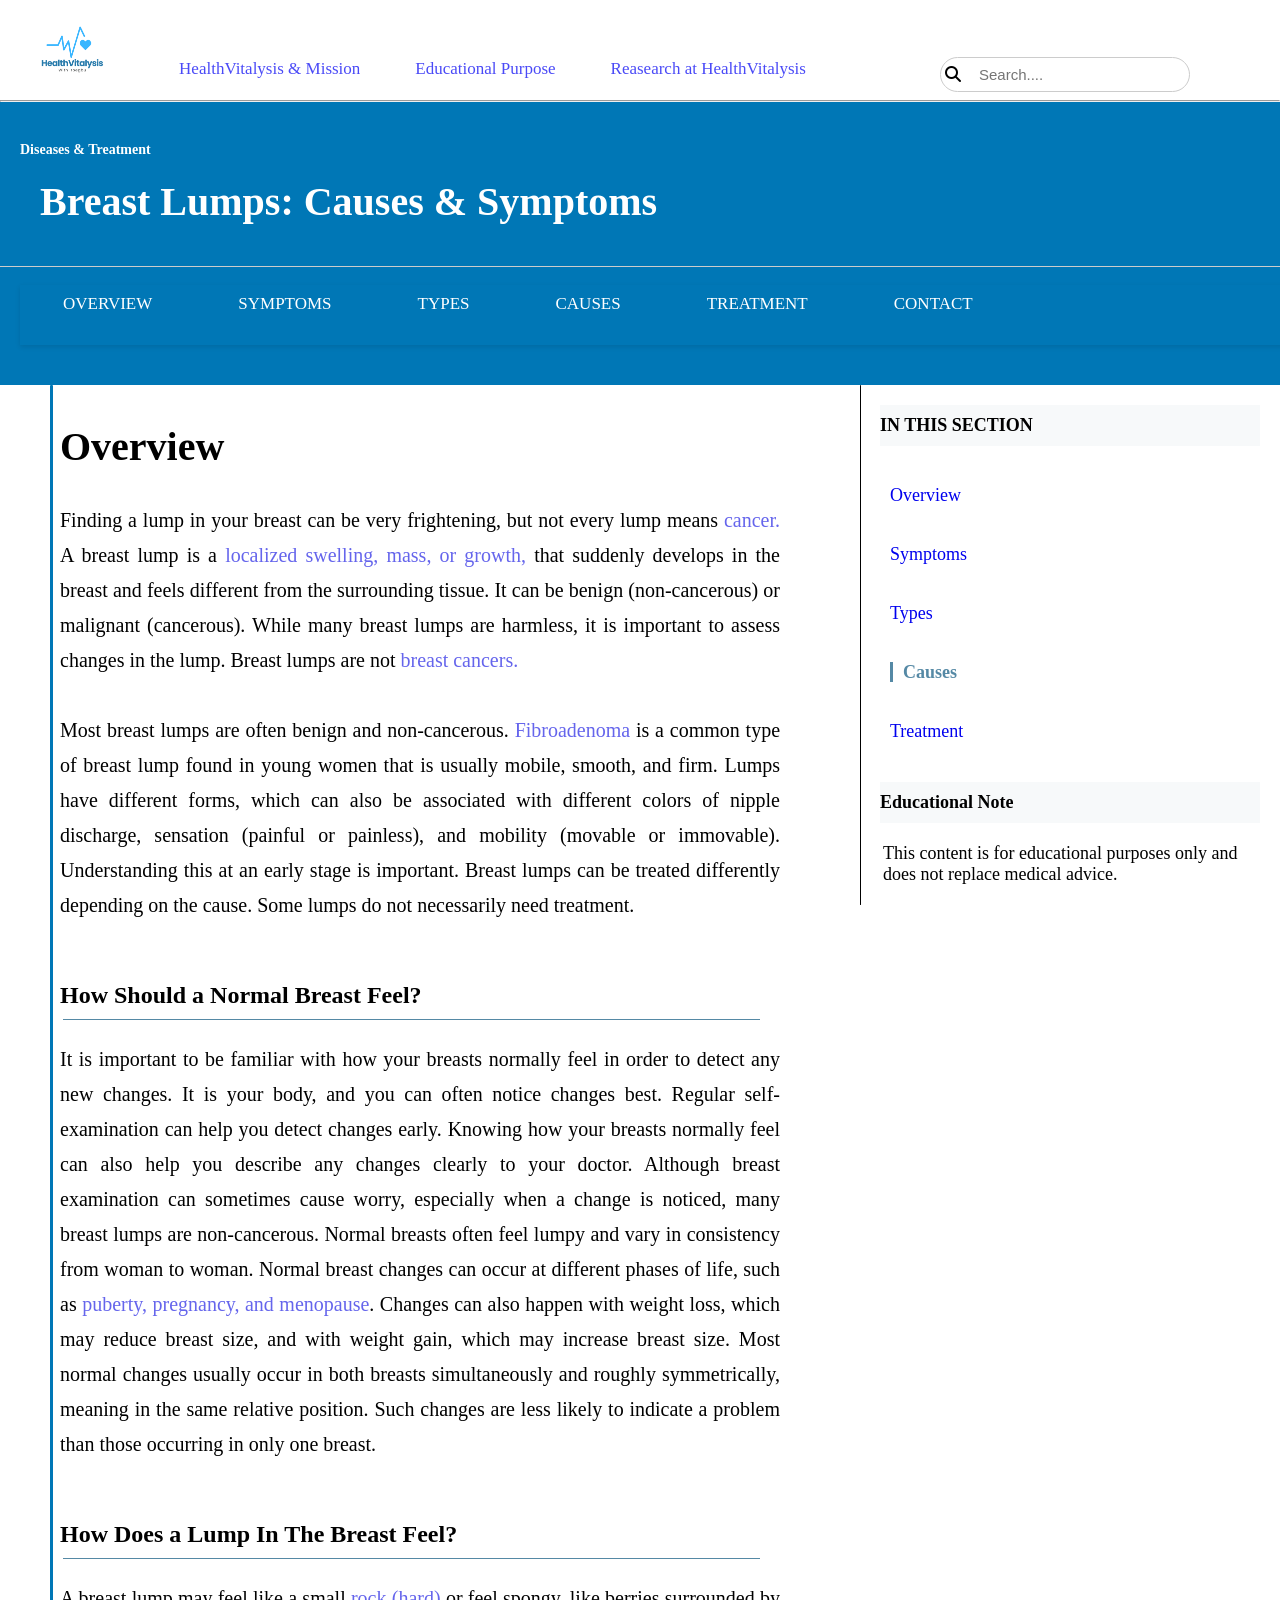
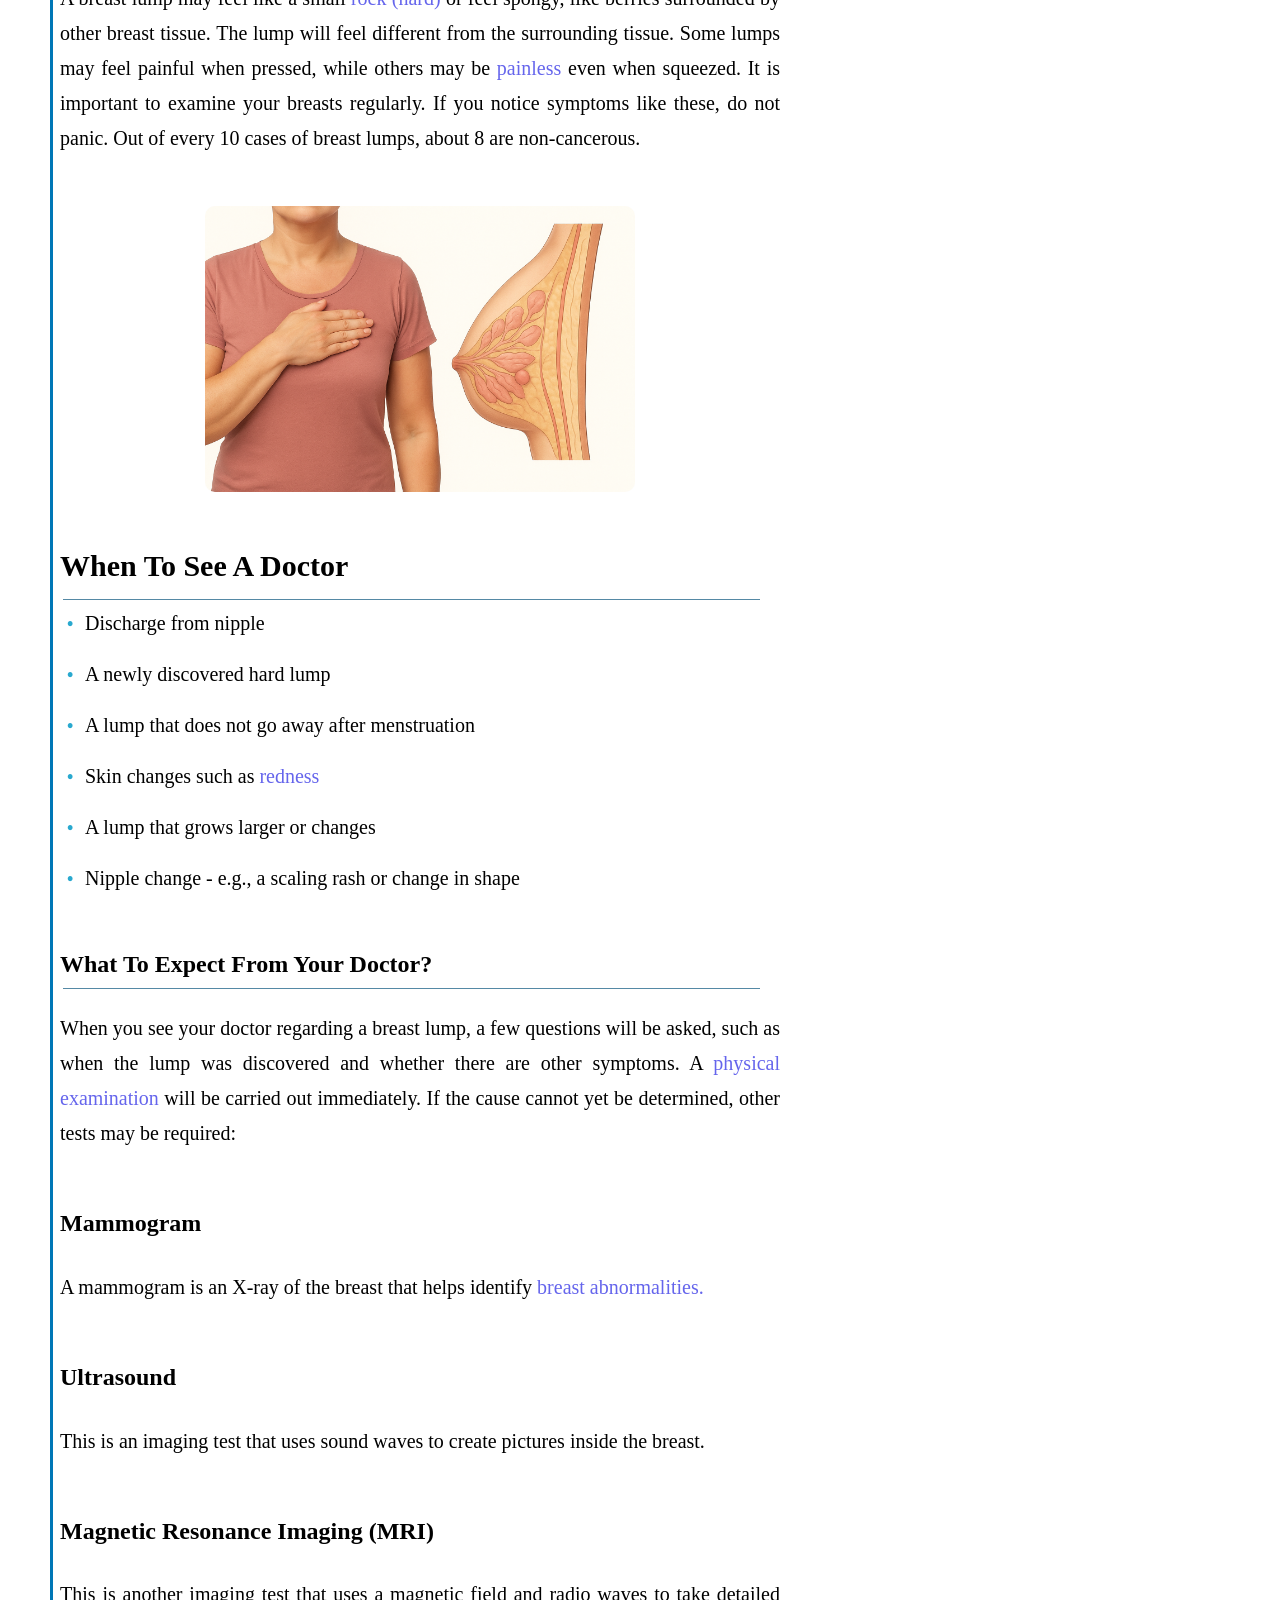
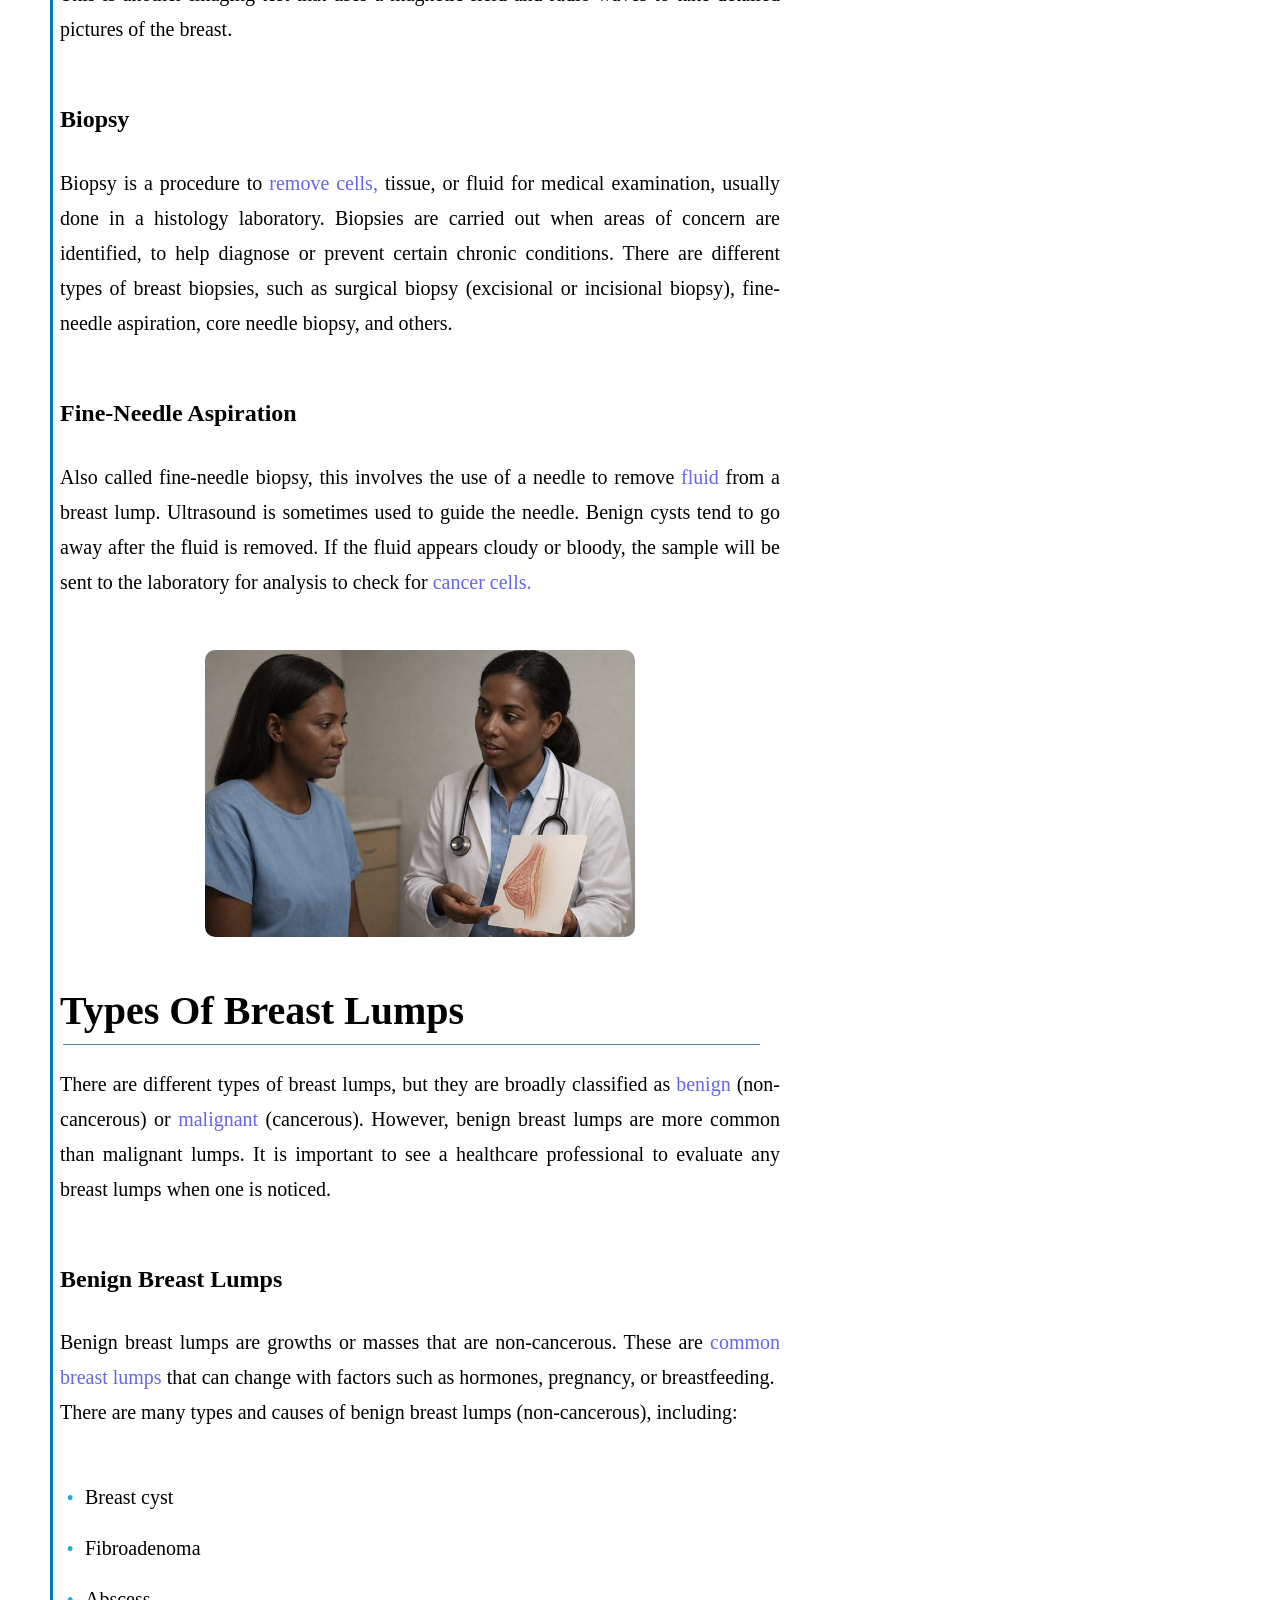
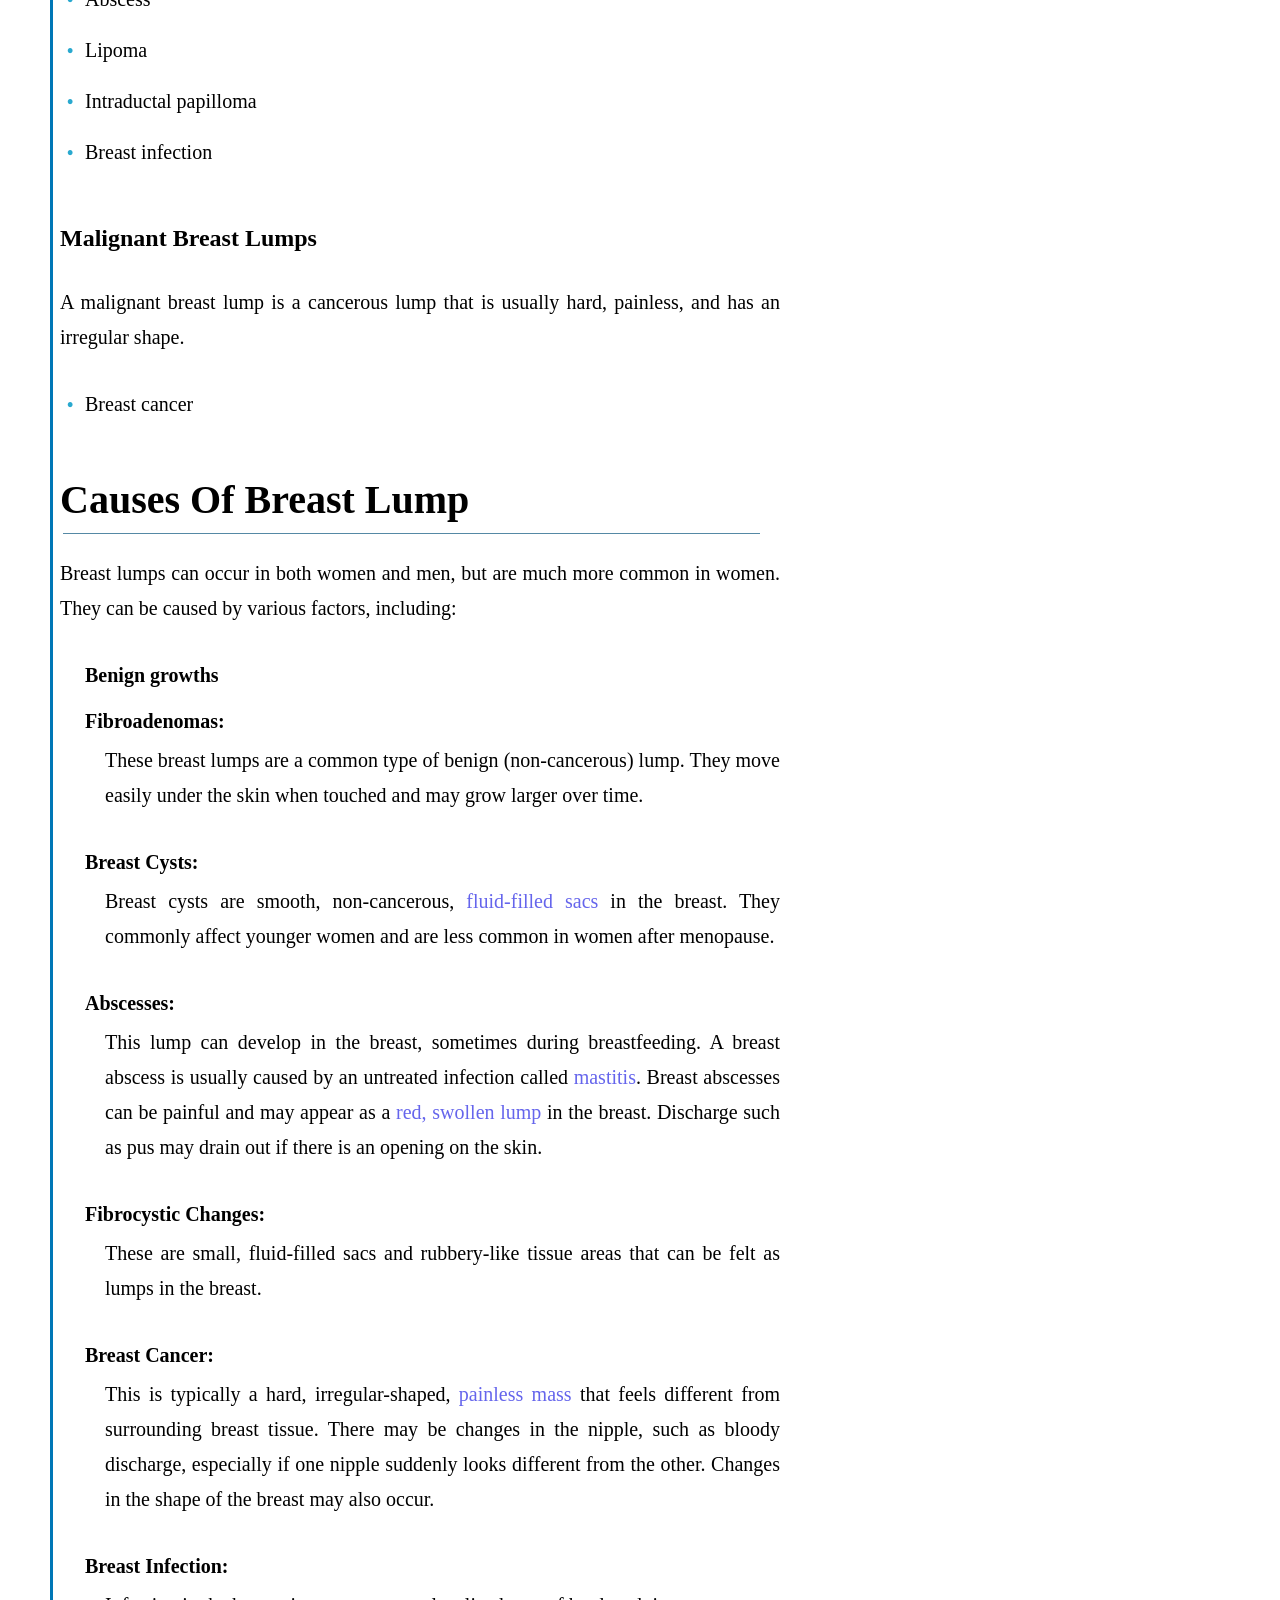
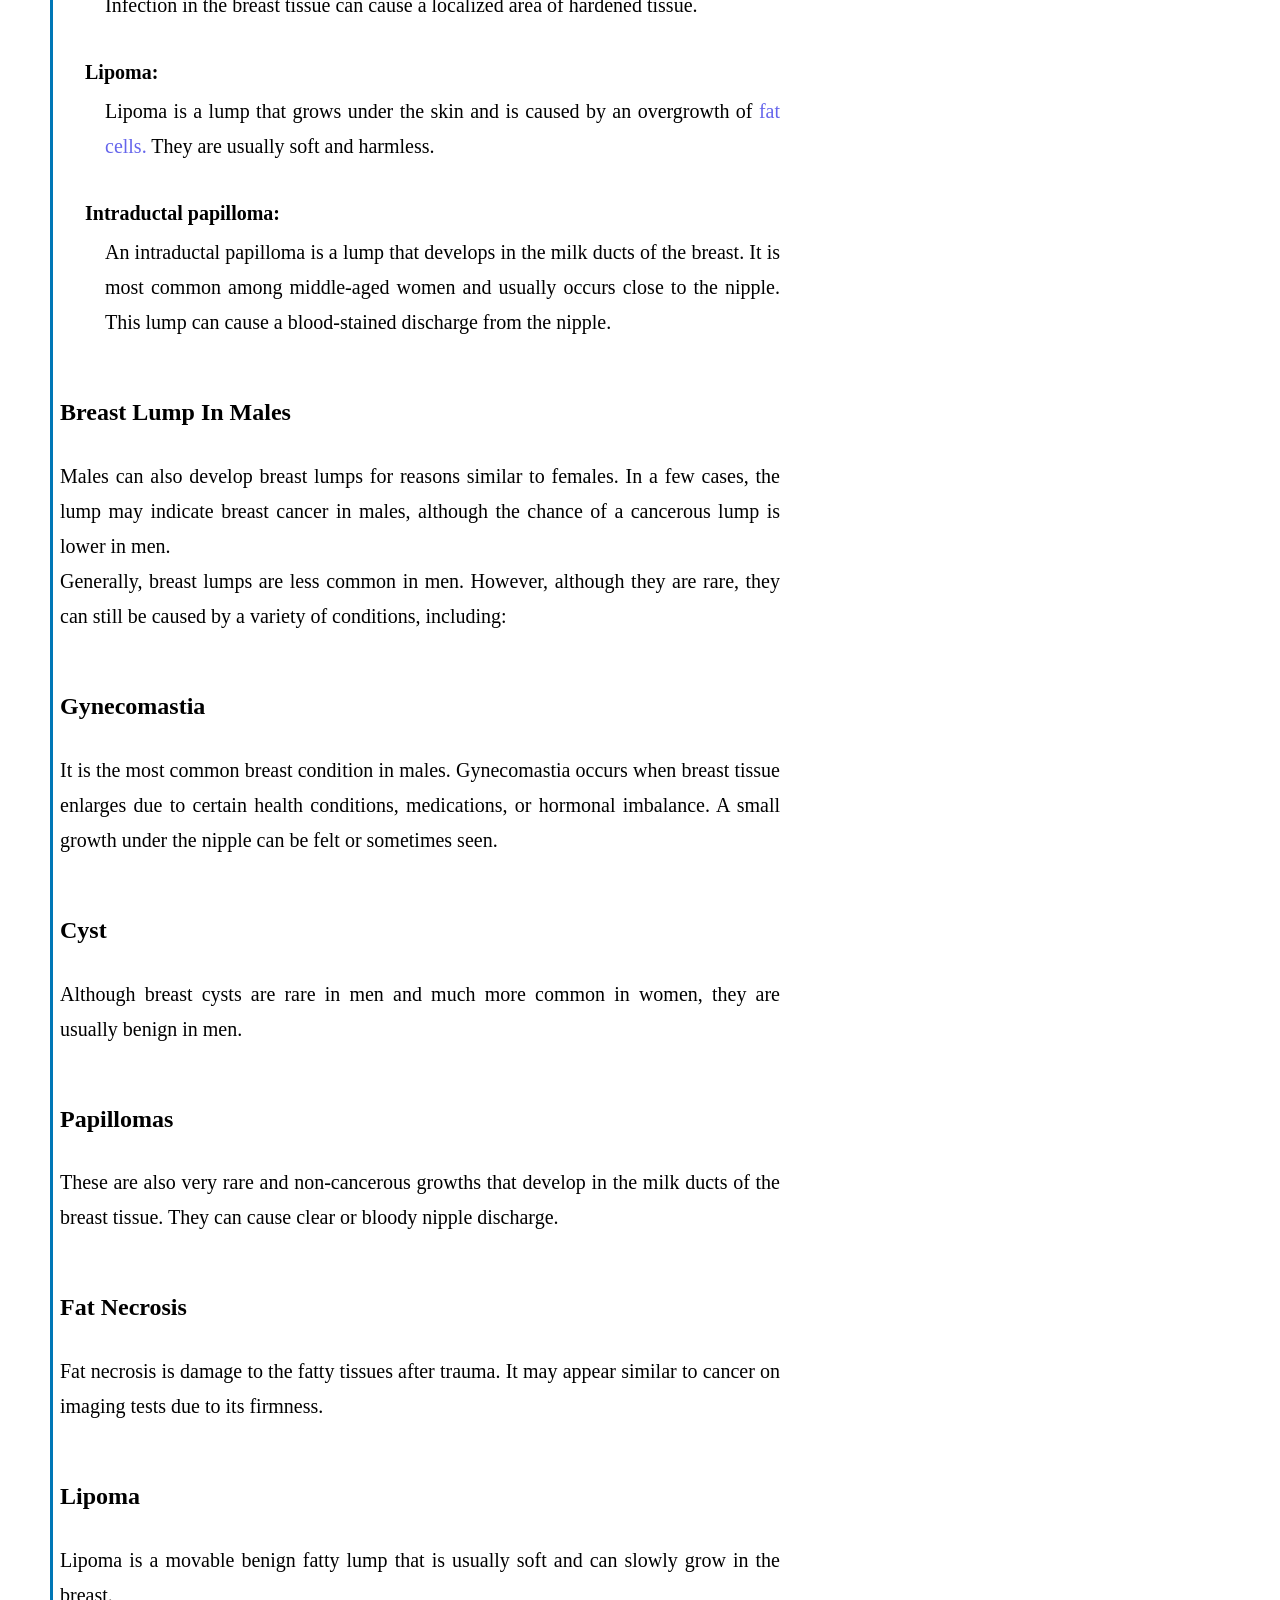
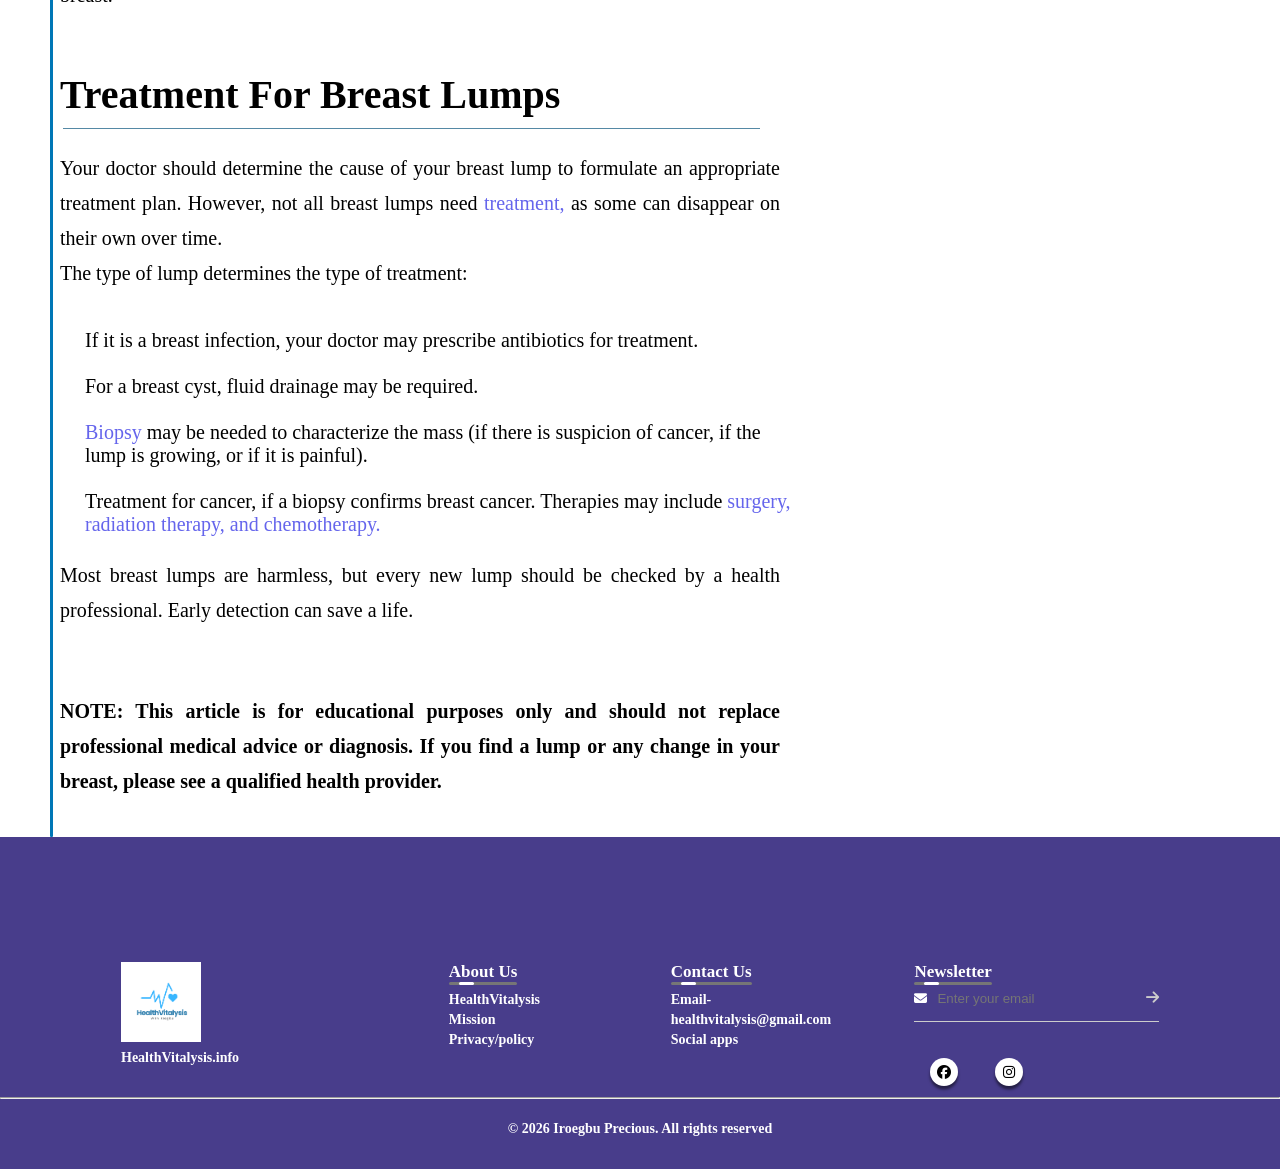
<file: myCode/index.html>
<!DOCTYPE html>
<html lang="en">
<head>
    <meta charset="UTF-8">
    <meta name="description" content="setting of picture">
    <meta name="viewport" content="width=device-width, initial-scale=1.0">

    <meta name="keywords" content="breast lump, causes, types, symptoms">
    <meta name="author" content="precious">
    <title>Breast Lumps; Causes, Types, Symptoms</title>
    <link rel="stylesheet" href="style.css">
    <link rel="stylesheet" href="https://cdnjs.cloudflare.com/ajax/libs/font-awesome/6.5.0/css/all.min.css">
</head>
<body>
  
        
          <nav class="navbar">
          <input type="checkbox" id="check">
          <label for="check" class="checkbtn">
            <i class="fa-solid fa-bars fa-2xl"></i>
          </label>
          <div class="logo">
          <a href="#"><img src="images/mainpic.jpg" width="130"></a>
          </div>
    
        <ul>
        <li><a href ="healthfirst.html">HealthVitalysis & Mission</a></li>
        <li><a href ="educational.html">Educational Purpose</a></li>
        <li><a href ="research.html">Reasearch at HealthVitalysis</a></li>
        </ul>
      
       <div class="search">
        <div class="search-box">
          <input type="checkbox" id="toggle-search">
          <label for="toggle-search" class="toggle-label">
        <i class="fa-sharp fa-solid fa-magnifying-glass search-icon open-icon"></i> 
        </label>
        <input type="text" id="searchInput"  class="search-input" placeholder="Search....">
      <ul id="searchResults"></ul>
      </div>  
    </div>
    </nav>
    <hr>
    <header class="main-header">
    <div class="sub-header">
      <h4>Diseases & Treatment</h4>
     <div class="lump"><h1>Breast Lumps: Causes & Symptoms</h1><br></div>
     <hr class="nav-hr">
     <div class="subheader-wrapper">
    <br>
     <nav class="navbar-b">
      <ul class="subnav-ul">
        <li class="subnav-li"><a href ="#overview">Overview</a></li>
        <li class="subnav-li"><a href ="#symptoms">Symptoms</a></li>
        <li class="subnav-li"><a href ="#types">Types</a></li>
        <li class="subnav-li"><a href ="#causes">Causes</a></li>
        <li class="subnav-li"><a href ="#treatment">Treatment</a></li>
        <li class="subnav-li"><a href ="#contact">Contact</a></li>
      </ul>
     </nav>
     </div>
    </div>
    </header>
   
      <section class="disease-layout">
        <div class="main-content">
      <div id="div2"><br>
       <h1>Overview</h1>
      <div class="container">
        <section id="overview">
        <p>Finding a lump in your breast can be very frightening, but not every lump means <span class=highlight>cancer.</span> A breast lump is a <span class=highlight>localized swelling, mass, or growth,</span> that suddenly develops in the breast and feels different from the surrounding tissue. It can be benign (non-cancerous) or malignant (cancerous). 
While many breast lumps are harmless, it is important to assess changes in the lump. Breast lumps are not <span class=highlight>breast cancers.</span><br><br> 
Most breast lumps are often benign and non-cancerous. <span class=highlight>Fibroadenoma</span> is a common type of breast lump found in young women that is usually mobile, smooth, and firm.
Lumps have different forms, which can also be associated with different colors of nipple discharge, sensation (painful or painless), and mobility (movable or immovable). Understanding this at an early stage is important.
Breast lumps can be treated differently depending on the cause. Some lumps do not necessarily need treatment.</p>

<h3>How Should a Normal Breast Feel?</h3>
<hr class="content-hr">
<p>It is important to be familiar with how your breasts normally feel in order to detect any new changes. It is your body,
and you can often notice changes best. Regular self-examination can help you detect changes early. Knowing how your breasts
normally feel can also help you describe any changes clearly to your doctor. Although breast examination can sometimes cause
worry, especially when a change is noticed, many breast lumps are non-cancerous.
Normal breasts often feel lumpy and vary in consistency from woman to woman. Normal breast changes can occur at different phases of life,
such as <span class=highlight>puberty, pregnancy, and menopause</span>. Changes can also happen with weight loss, which may reduce breast size, and with weight gain,
which may increase breast size. Most normal changes usually occur in both breasts simultaneously and roughly symmetrically, meaning in
the same relative position. Such changes are less likely to indicate a problem than those occurring in only one breast.</p>

<b><h3>How Does a Lump In The Breast Feel?</h3></b>
<hr class="content-hr">
<p>A breast lump may feel like a small <span class=highlight>rock (hard)</span> or feel spongy, like berries surrounded by other breast tissue. The lump will feel different from the surrounding tissue.
Some lumps may feel painful when pressed, while others may be <span class=highlight>painless</span> even when squeezed. It is important to examine your breasts regularly. If you notice symptoms like these, do not panic. 
Out of every 10 cases of breast lumps, about 8 are non-cancerous.

<div class="breast"><a href="#"><img src="images/aibreast.jpg" width="450"></a>
</div>
</section>

<section id="symptoms">
<h2>When To See A Doctor</h2>
<hr class="content-hr">
<ul class="b1">
    <li class="b1">Discharge from nipple</li>
    <li class="b1">A newly discovered hard lump</li>
    <li class="b1">A lump that does not go away after menstruation</li>
    <li class="b1">Skin changes such as <span class=highlight>redness</span></li>
    <li class="b1">A lump that grows larger or changes</li>
    <li class="b1">Nipple change - e.g., a scaling rash or change in shape</li>
</ul>

<b><h3>What To Expect From Your Doctor?</h3></b>
<hr class="content-hr">
<p>When you see your doctor regarding a breast lump, a few questions will be asked, such as when the lump was discovered and whether there are other symptoms. 
A <span class=highlight>physical examination</span> will be carried out immediately. If the cause cannot yet be determined, other tests may be required:
</p>
<b><h3>Mammogram</h3></b> 
<p>A mammogram is an X-ray of the breast that helps identify <span class=highlight>breast abnormalities.</span></p>
<b><h3>Ultrasound</h3></b>
<p>This is an imaging test that uses sound waves to create pictures inside the breast.</p>
<b><h3>Magnetic Resonance Imaging (MRI)</h3></b>
<p>This is another imaging test that uses a magnetic field and radio waves to take detailed pictures of the breast.</p>
<b><h3>Biopsy</h3></b>
<p>Biopsy is a procedure to <span class=highlight>remove cells,</span> tissue, or fluid for medical examination, usually done in a histology laboratory. Biopsies are carried out when areas of concern are identified, to help diagnose or prevent certain chronic conditions.
There are different types of breast biopsies, such as surgical biopsy (excisional or incisional biopsy), fine-needle aspiration, core needle biopsy, and others.<br>
<b><h3>Fine-Needle Aspiration</h3></b>   
<p>Also called fine-needle biopsy, this involves the use of a needle to remove <span class=highlight>fluid</span> from a breast lump. Ultrasound is sometimes used to guide the needle. Benign cysts tend to go away after the fluid is removed. If the fluid appears cloudy or bloody,
the sample will be sent to the laboratory for analysis to check for <span class=highlight>cancer cells.</span></p>

<div class="breast"><a href="#"><img src="images/black breast.jpg" width="450"></a>
</div>
</section>

<section id="types">
<b><h1>Types Of Breast Lumps</h1></b>
<hr class="content-hr">
<p>There are different types of breast lumps, but they are broadly classified as <span class=highlight>benign</span> (non-cancerous) or <span class=highlight>malignant</span> (cancerous). However, benign breast lumps are more common than malignant lumps.
It is important to see a healthcare professional to evaluate any breast lumps when one is noticed.</p>
<b><h3>Benign Breast Lumps</h3></b>
<p>Benign breast lumps are growths or masses that are non-cancerous. These are <span class=highlight>common breast lumps</span> that can change with factors such as hormones, pregnancy, or breastfeeding.<br> There are many types and causes of benign breast lumps (non-cancerous), including:</p><br>
<ul class="b1">
  <li class="b1">Breast cyst</li>
  <li class="b1">Fibroadenoma</li>
  <li class="b1">Abscess</li>
  <li class="b1">Lipoma</li>
  <li class="b1">Intraductal papilloma</li>
  <li class="b1">Breast infection</li>
</ul>
<b><h3>Malignant Breast Lumps</h3></b>
<p>A malignant breast lump is a cancerous lump that is usually hard, painless, and has an irregular shape.</p>
<ul class="b1">
  <li class="b1">Breast cancer</li>
</ul>
</section>

<section id="causes">
<b><h1>Causes Of Breast Lump</h1></b>
<hr class="content-hr">
<p>Breast lumps can occur in both women and men, but are much more common in women. They can be caused by various factors, including:</p>
<ul class="b">
  <li><b>Benign growths</b></li><br>
  <li><b>Fibroadenomas:</b></li>
  <p>These breast lumps are a common type of benign (non-cancerous) lump. They move easily under the skin when 
    touched and may grow larger over time.</p>
  <li><b>Breast Cysts:</b></li>
  <p>Breast cysts are smooth, non-cancerous, <span class=highlight>fluid-filled sacs</span> in the breast. They commonly affect younger women and are 
  less common in women after menopause.</p>
  <li><b>Abscesses:</b></li>
  <p>This lump can develop in the breast, sometimes during breastfeeding. A breast abscess is usually caused by an untreated infection called <span class=highlight>mastitis</span>. 
  Breast abscesses can be painful and may appear as a <span class=highlight>red, swollen lump</span> in the breast. Discharge such as pus may drain out if there is an opening on the skin.</p>
  <li><b>Fibrocystic Changes:</b></li>
  <p>These are small, fluid-filled sacs and rubbery-like tissue areas that can be felt as lumps in the breast.</p>
  <li><b>Breast Cancer:</b></li>
  <p>This is typically a hard, irregular-shaped, <span class=highlight>painless mass</span> that feels different from surrounding breast tissue.
  There may be changes in the nipple, such as bloody discharge, especially if one nipple suddenly looks different from the other. Changes in the shape of the breast may also occur.</p>
  <li><b>Breast Infection:</b></li>
  <p>Infection in the breast tissue can cause a localized area of hardened tissue.</p>
  <li><b>Lipoma:</b></li>
  <p>Lipoma is a lump that grows under the skin and is caused by an overgrowth of <span class=highlight>fat cells.</span> They are usually soft and harmless.</p>
  <li><b>Intraductal papilloma:</b></li>
  <p>An intraductal papilloma is a lump that develops in the milk ducts of the breast. It is most common among middle-aged women and usually occurs close to the nipple. 
  This lump can cause a blood-stained discharge from the nipple.</p>
</ul>
</section>
<section id="male-lumps">
<b><h3>Breast Lump In Males</h3></b>
<p>Males can also develop breast lumps for reasons similar to females. In a few cases, the lump may indicate breast cancer in males, although the chance of a cancerous lump is lower in men.<br>
Generally, breast lumps are less common in men. However, although they are rare, they can still be caused by a variety of conditions, including:</p>
<b><h3>Gynecomastia</h3></b> 
<p>It is the most common breast condition in males. Gynecomastia occurs when breast tissue enlarges due to certain health conditions, medications, or hormonal imbalance. A small growth under the nipple can be felt or sometimes seen.</p>
<b><h3>Cyst</h3></b>
<p>Although breast cysts are rare in men and much more common in women, they are usually benign in men.</p>
<b><h3>Papillomas</h3></b>
<p>These are also very rare and non-cancerous growths that develop in the milk ducts of the breast tissue. They can cause clear or bloody nipple discharge.</p>
<b><h3>Fat Necrosis</h3></b>
<p>Fat necrosis is damage to the fatty tissues after trauma. It may appear similar to cancer on imaging tests due to its firmness.</p>
<b><h3>Lipoma</h3></b>
<p>Lipoma is a movable benign fatty lump that is usually soft and can slowly grow in the breast.</p>
</section>
<section id="treatment">
<h1>Treatment For Breast Lumps</h1>
<hr class="content-hr">
<p>Your doctor should determine the cause of your breast lump to formulate an appropriate treatment plan. However, not all breast lumps need <span class="highlight">treatment,</span> as some can disappear on their own over time.<br>
The type of lump determines the type of treatment:<br></p>
<ul class="b">
   <li>If it is a breast infection, your doctor may prescribe antibiotics for treatment.</li><br>
   <li>For a breast cyst, fluid drainage may be required.</li><br>
   <li><span class="highlight">Biopsy</span> may be needed to characterize the mass (if there is suspicion of cancer, if the lump is growing, or if it is painful).</li><br>
   <li>Treatment for cancer, if a biopsy confirms breast cancer. Therapies may include <span class="highlight">surgery, radiation therapy, and chemotherapy.</span></li>
</ul>
<p>Most breast lumps are harmless, but every new lump should be checked by a health professional. Early detection can save a life.</p><br>
<p><b>NOTE: This article is for educational purposes only and should not replace professional medical advice or diagnosis. If you find a lump or any change in your breast, please see a qualified health provider.</b></p>
</section>
      </div>
    </div>
  </div>
  
  
      

      <aside class="side-content" id="sideContent">
      <h5>IN THIS SECTION</h5>
      <ul class="side-nav">
         <li class="subnav-li">
        <section id="overview">
        <li class="subnav-li"><a href ="#overview">Overview</a></li>
        </section>
        </li>
         <li class="subnav-li">
        <section id="Symptoms">
        <li class="subnav-li"><a href ="#symptoms">Symptoms</a></li>
        </section>
        </li>
         <li class="subnav-li">
        <section id="types">
        <li class="subnav-li"><a href ="#types">Types</a></li>
        </section>
        </li>
         <li class="subnav-li">
        <section id="causes">
        <li class="subnav-li"><a href ="#causes">Causes</a></li>
        </section>
        </li>
         <li class="subnav-li">
        <section id="treatment">
        <li class="subnav-li"><a href ="#treatment">Treatment</a></li>
        </section>
        </li>
        </ul>
        <br>

    <h5>Educational Note</h5>
    <p>This content is for educational purposes only and does not replace medical advice.</p>

  </aside>
</section>

        <footer>
        <section id="contact">
           <div class="row">
              <div class="col">
                <a href="#"><img src="images/mainpic.jpg" width="80"></a>
              <h4>HealthVitalysis.info</h4>
              </div>
              
              <div class="col">
                <h6>About Us <div class="underline"><span></span></div></h6>
                <h4>HealthVitalysis</h4>
                <h4>Mission</h4>
                <h4>Privacy/policy</h4>
              </div>
              <div class="col">
                <h6>Contact Us<div class="underline"><span></span></div></h6>
                <h4>Email- <a href="mailto:healthvitalysis@gmail.com">healthvitalysis@gmail.com</a></h4>
                <h4>Social apps</h4>
               </div>
          
              <div class="col">
                   <h6>Newsletter<div class="underline"><span></span></div></h6>
                   <form action="https://formspree.io/f/mzdaypok" method="post">
                       <i class="fa-solid fa-envelope fa-1xl"></i>
                       <input type="email" name="Email" id="email" placeholder="Enter your email" required>
                       <button type="submit"><i class="a fa-solid fa-arrow-right fa-1xl"></i></button>
                   </form>
                  <div class="social-icons">
              <ul>
                    <li><a href="https://www.facebook.com/profile.php?id=61588484811067" target="_blank"><i class="fab fa-facebook"></i></a></li>
                    <li><a href="https://www.instagram.com/healthvitalysis" target="_blank"><i class="fab fa-instagram"></i></a></li>
              </ul>
              </div>

              </div>
             
           </div> 
           <hr><br>
           <h4 class="copyright">&copy 2026 Iroegbu Precious. All rights reserved</h4>
          </footer>
  </section>   
  <script src="script.js"></script>
  </body>
  </html>
</file>
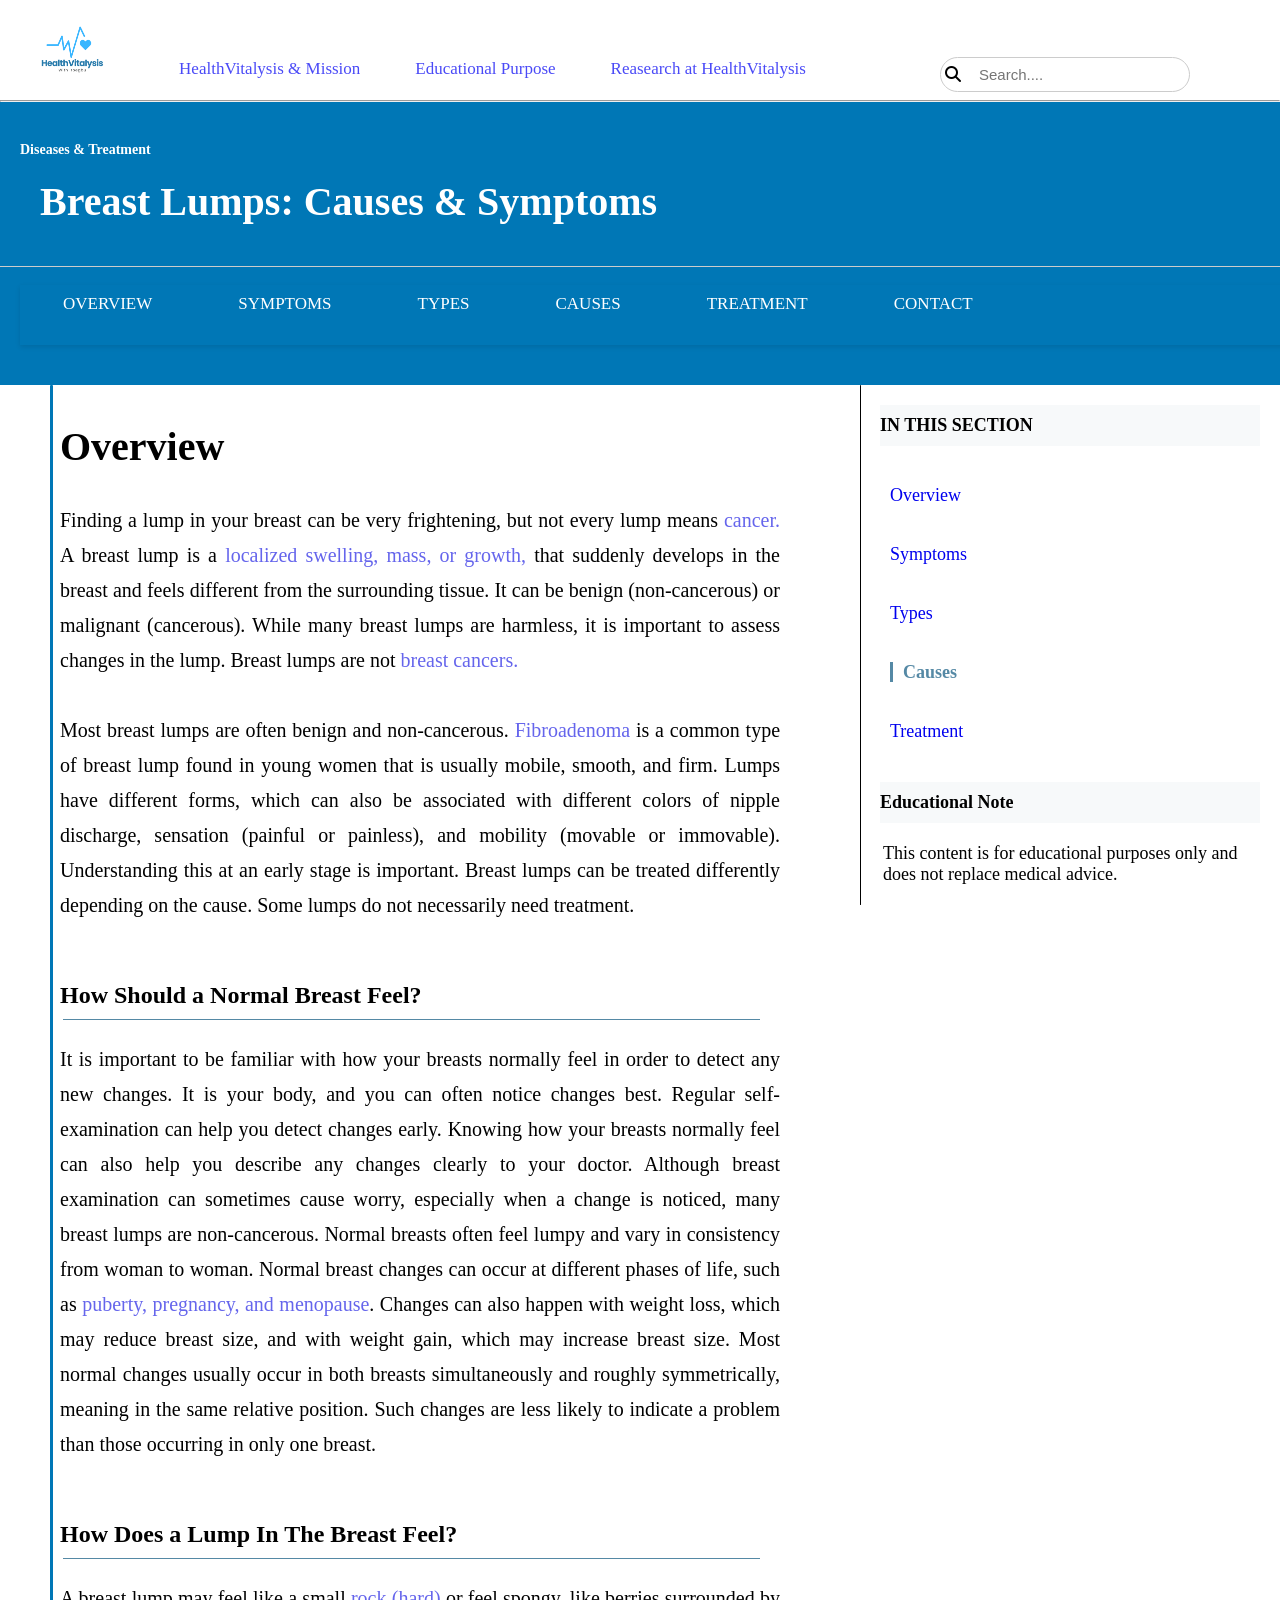
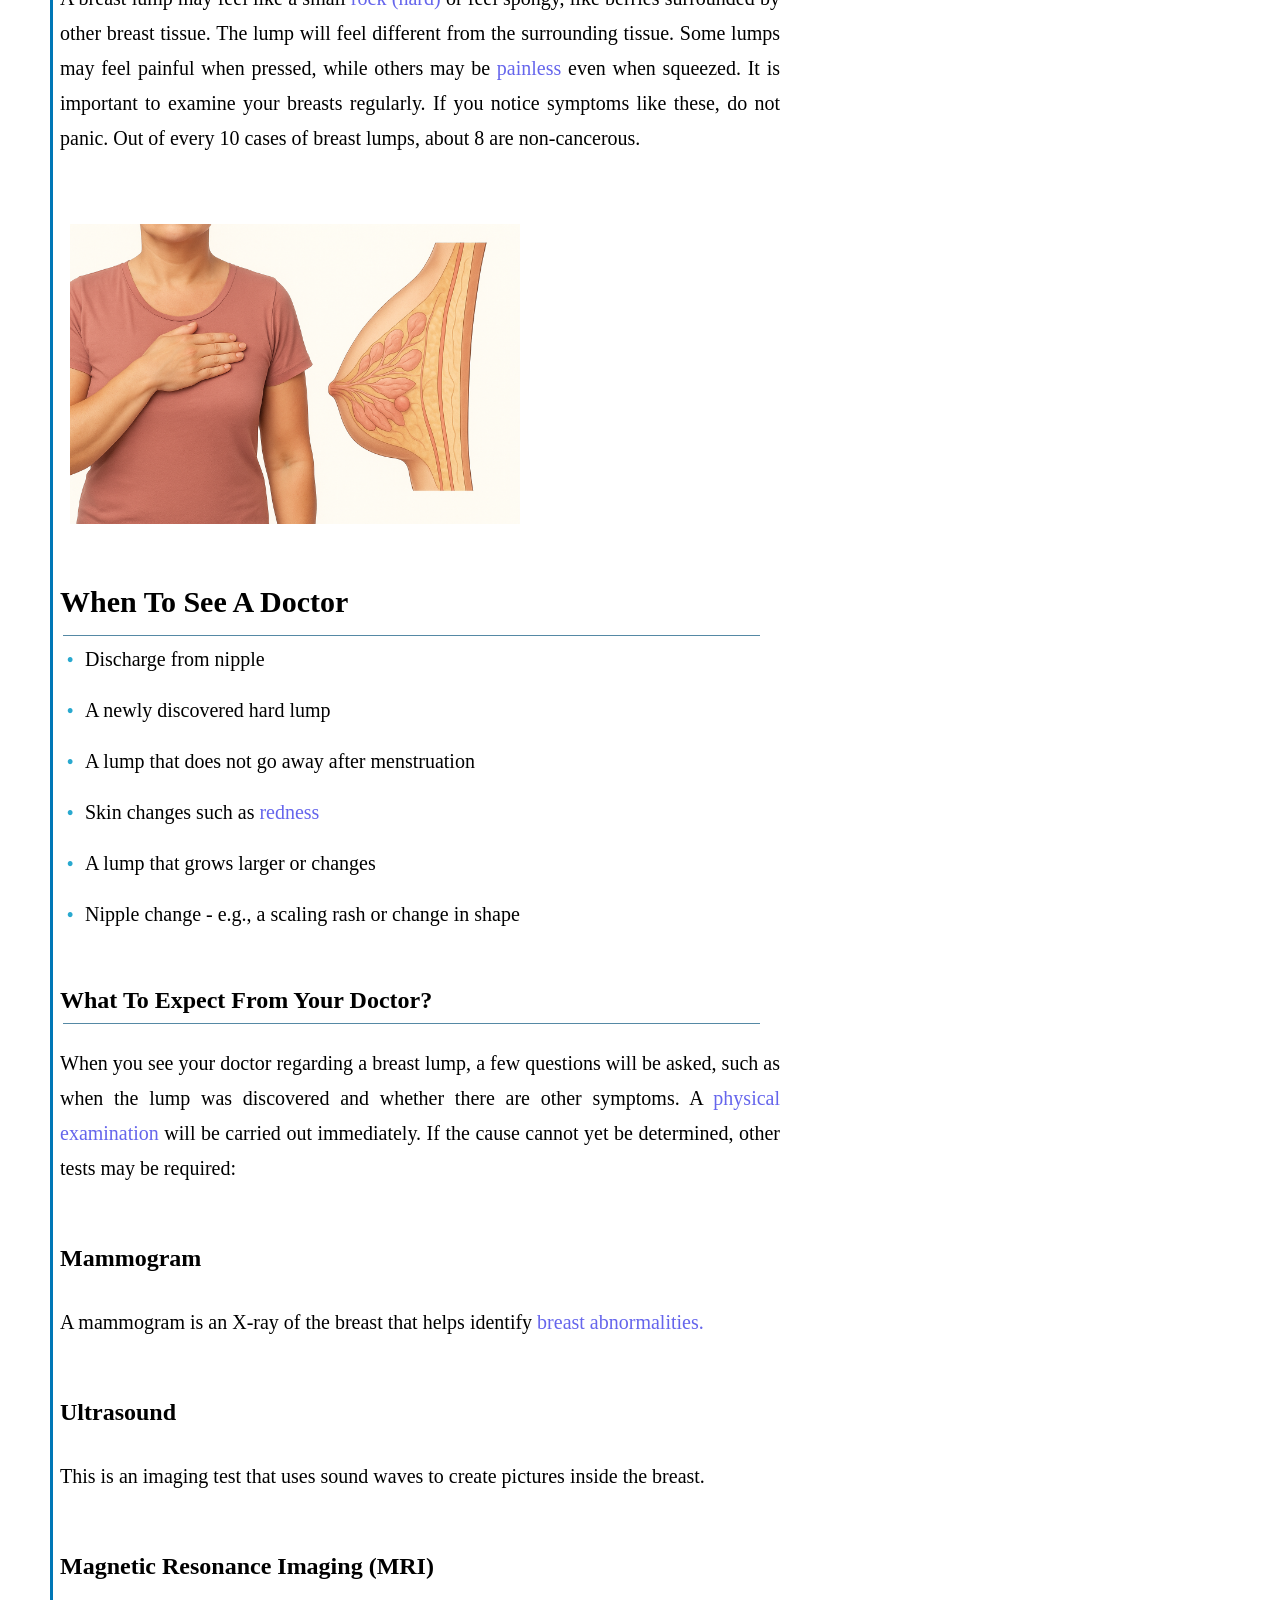
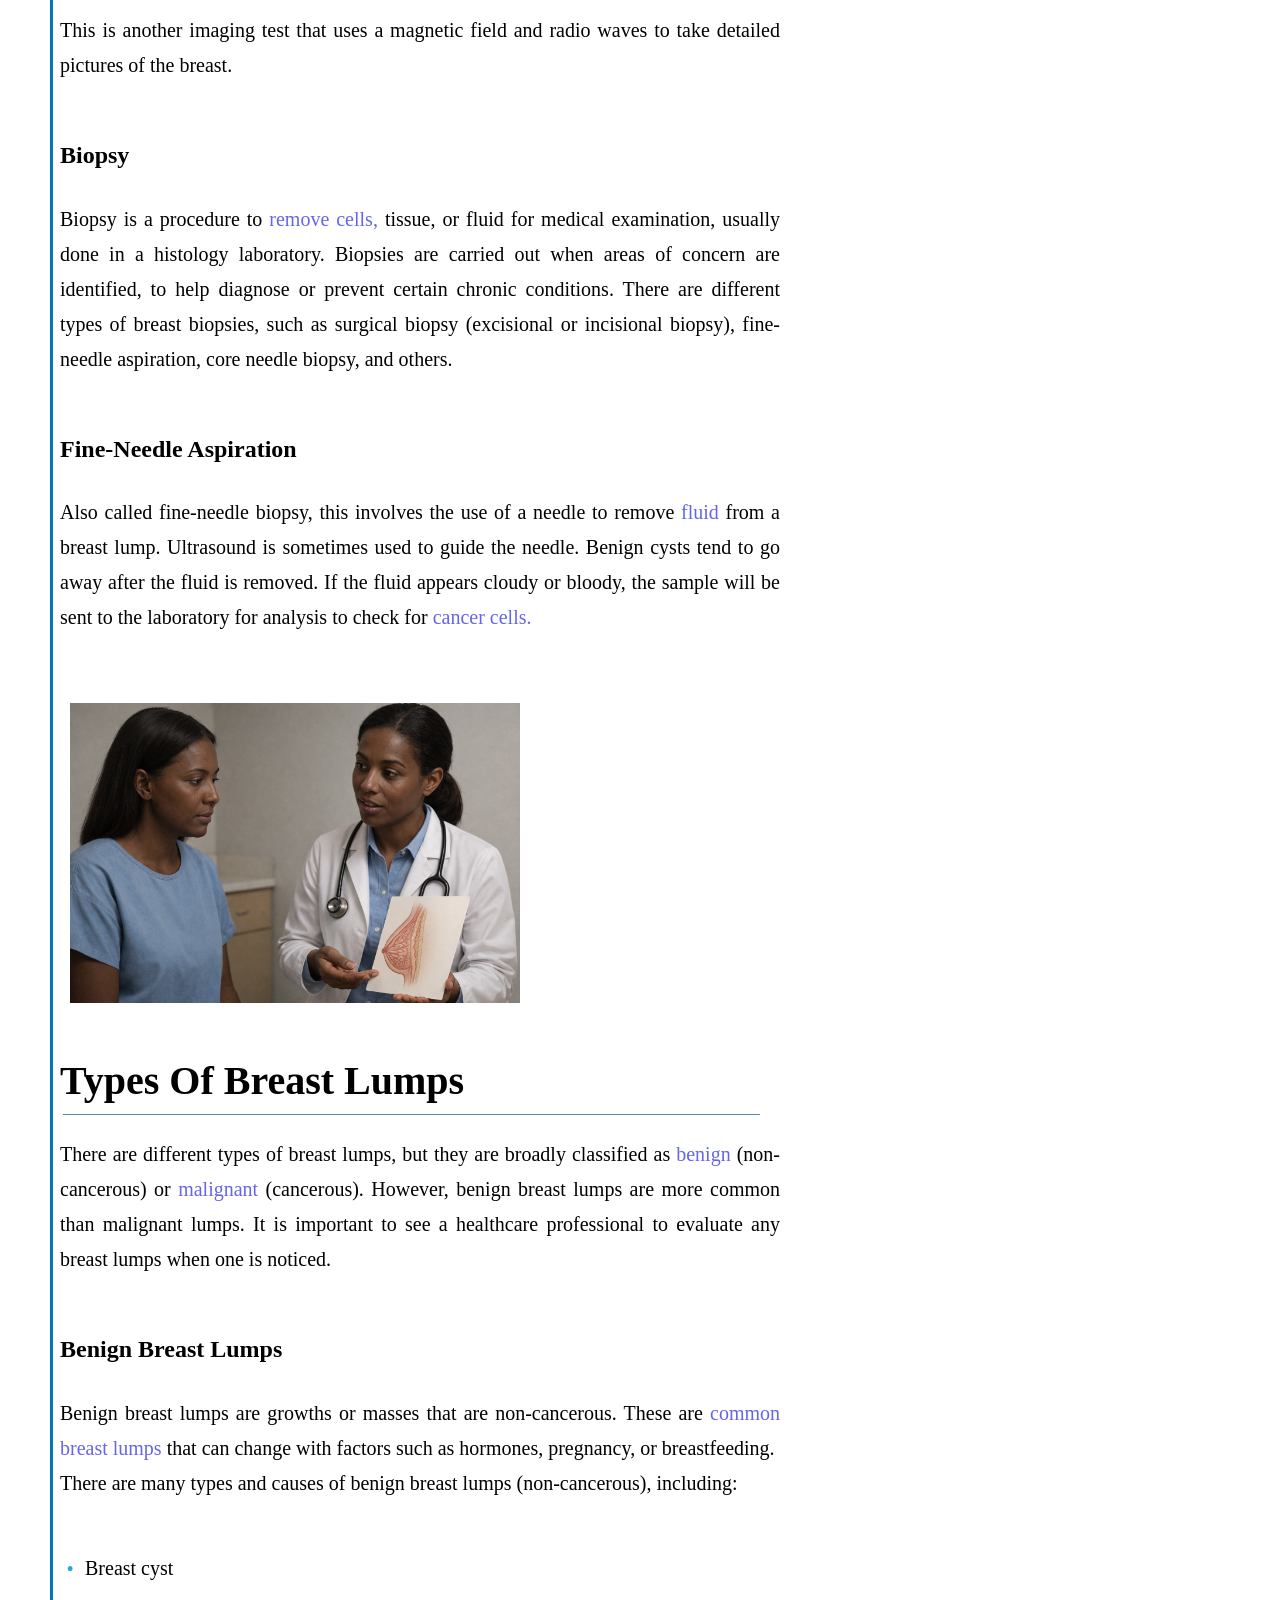
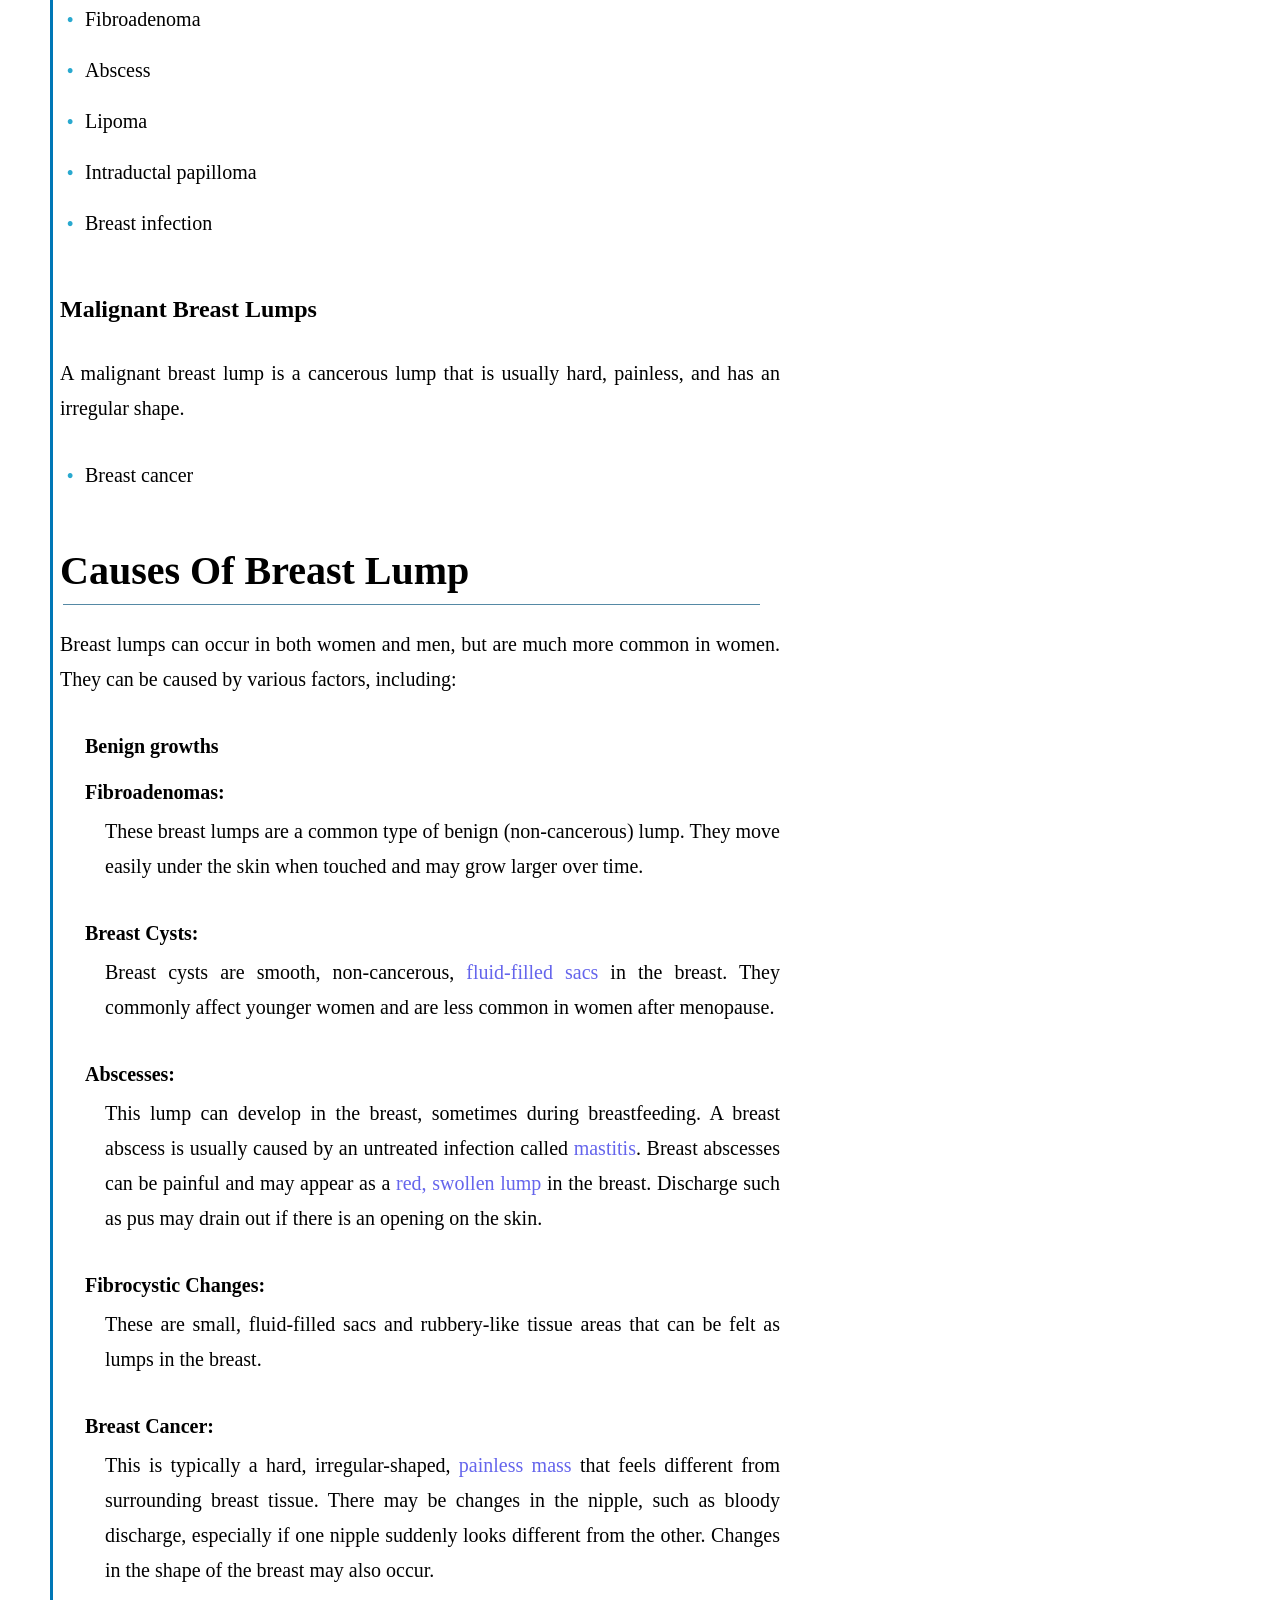
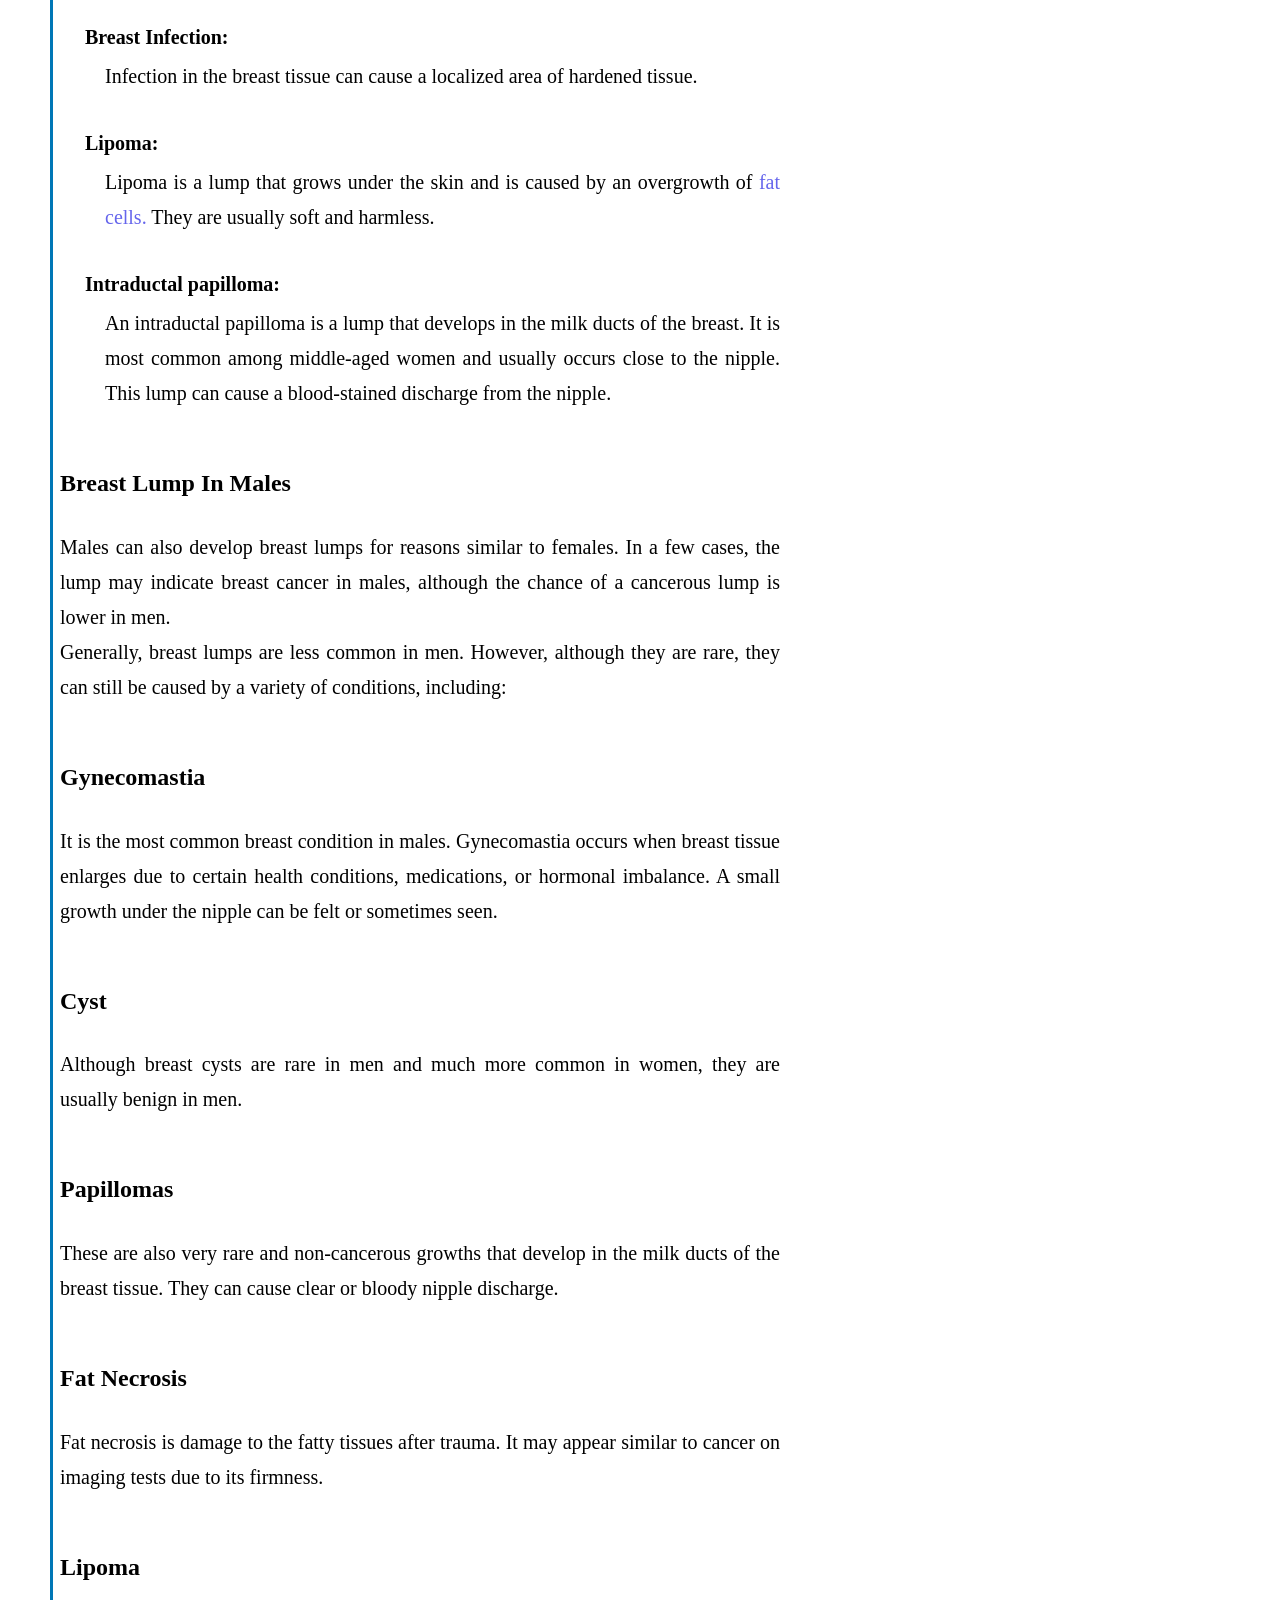
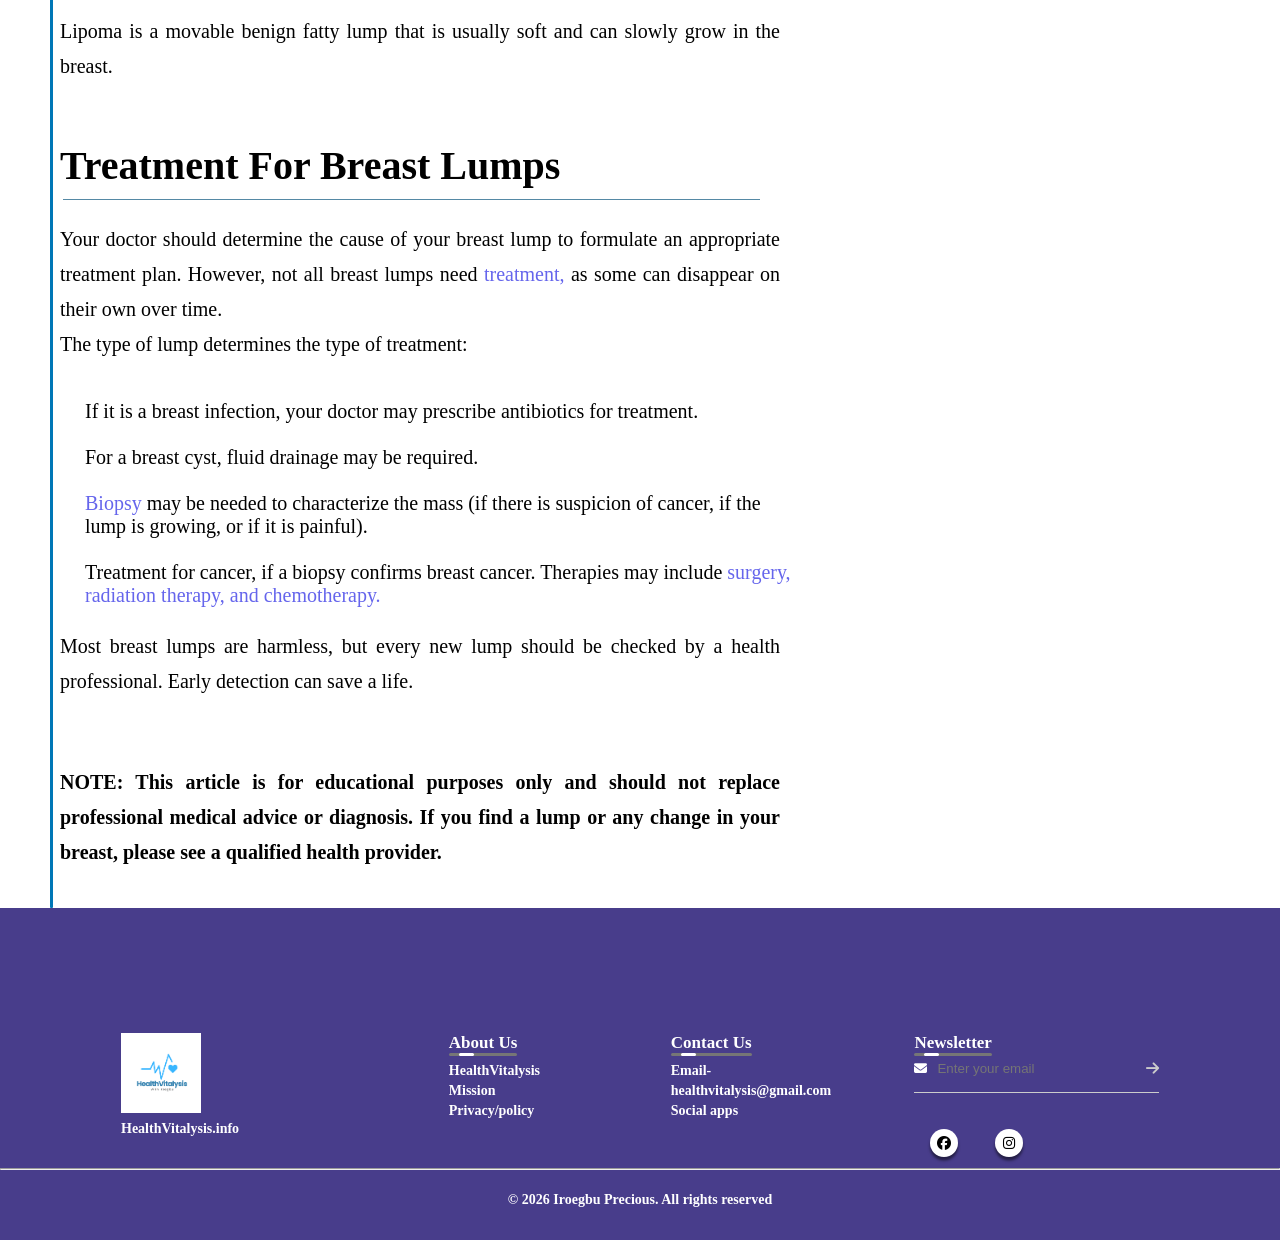
<file: myname/index.html>
<!DOCTYPE html>
<html lang="en">
<head>
    <meta charset="UTF-8">
    <meta name="description" content="setting of picture">
    <meta name="viewport" content="width=device-width, initial-scale=1.0">

    <meta name="keywords" content="breast lump, causes, types, symptoms">
    <meta name="author" content="precious">
    <title>Breast Lumps; Causes, Types, Symptoms</title>
    <link rel="stylesheet" href="style.css">
    <link rel="stylesheet" href="https://cdnjs.cloudflare.com/ajax/libs/font-awesome/6.5.0/css/all.min.css">
</head>
<body>
  
        
          <nav class="navbar">
          <input type="checkbox" id="check">
          <label for="check" class="checkbtn">
            <i class="fa-solid fa-bars fa-2xl"></i>
          </label>
          <div class="logo">
          <a href="#"><img src="images/mainpic.jpg" width="130"></a>
          </div>
    
        <ul>
        <li><a href ="healthfirst.html">HealthVitalysis & Mission</a></li>
        <li><a href ="educational.html">Educational Purpose</a></li>
        <li><a href ="research.html">Reasearch at HealthVitalysis</a></li>
        </ul>
      
       <div class="search">
        <div class="search-box">
          <input type="checkbox" id="toggle-search">
          <label for="toggle-search" class="toggle-label">
        <i class="fa-sharp fa-solid fa-magnifying-glass search-icon open-icon"></i> 
        </label>
        <input type="text" id="searchInput"  class="search-input" placeholder="Search....">
      <ul id="searchResults"></ul>
      </div>  
    </div>
    </nav>
    <hr>
    <header class="main-header">
    <div class="sub-header">
      <h4>Diseases & Treatment</h4>
     <div class="lump"><h1>Breast Lumps: Causes & Symptoms</h1><br></div>
     <hr class="nav-hr">
     <div class="subheader-wrapper">
    <br>
     <nav class="navbar-b">
      <ul class="subnav-ul">
        <li class="subnav-li"><a href ="#overview">Overview</a></li>
        <li class="subnav-li"><a href ="#symptoms">Symptoms</a></li>
        <li class="subnav-li"><a href ="#types">Types</a></li>
        <li class="subnav-li"><a href ="#causes">Causes</a></li>
        <li class="subnav-li"><a href ="#treatment">Treatment</a></li>
        <li class="subnav-li"><a href ="#contact">Contact</a></li>
      </ul>
     </nav>
     </div>
    </div>
    </header>
   
      <section class="disease-layout">
        <div class="main-content">
      <div id="div2"><br>
       <h1>Overview</h1>
      <div class="container">
        <section id="overview">
        <p>Finding a lump in your breast can be very frightening, but not every lump means <span class=highlight>cancer.</span> A breast lump is a <span class=highlight>localized swelling, mass, or growth,</span> that suddenly develops in the breast and feels different from the surrounding tissue. It can be benign (non-cancerous) or malignant (cancerous). 
While many breast lumps are harmless, it is important to assess changes in the lump. Breast lumps are not <span class=highlight>breast cancers.</span><br><br> 
Most breast lumps are often benign and non-cancerous. <span class=highlight>Fibroadenoma</span> is a common type of breast lump found in young women that is usually mobile, smooth, and firm.
Lumps have different forms, which can also be associated with different colors of nipple discharge, sensation (painful or painless), and mobility (movable or immovable). Understanding this at an early stage is important.
Breast lumps can be treated differently depending on the cause. Some lumps do not necessarily need treatment.</p>

<h3>How Should a Normal Breast Feel?</h3>
<hr class="content-hr">
<p>It is important to be familiar with how your breasts normally feel in order to detect any new changes. It is your body,
and you can often notice changes best. Regular self-examination can help you detect changes early. Knowing how your breasts
normally feel can also help you describe any changes clearly to your doctor. Although breast examination can sometimes cause
worry, especially when a change is noticed, many breast lumps are non-cancerous.
Normal breasts often feel lumpy and vary in consistency from woman to woman. Normal breast changes can occur at different phases of life,
such as <span class=highlight>puberty, pregnancy, and menopause</span>. Changes can also happen with weight loss, which may reduce breast size, and with weight gain,
which may increase breast size. Most normal changes usually occur in both breasts simultaneously and roughly symmetrically, meaning in
the same relative position. Such changes are less likely to indicate a problem than those occurring in only one breast.</p>

<b><h3>How Does a Lump In The Breast Feel?</h3></b>
<hr class="content-hr">
<p>A breast lump may feel like a small <span class=highlight>rock (hard)</span> or feel spongy, like berries surrounded by other breast tissue. The lump will feel different from the surrounding tissue.
Some lumps may feel painful when pressed, while others may be <span class=highlight>painless</span> even when squeezed. It is important to examine your breasts regularly. If you notice symptoms like these, do not panic. 
Out of every 10 cases of breast lumps, about 8 are non-cancerous.
<div class="breast"><a href="#"><img src="images/aibreast.jpg" width="450"></a>
</div>
</section>

<section id="symptoms">
<h2>When To See A Doctor</h2>
<hr class="content-hr">
<ul class="b1">
    <li class="b1">Discharge from nipple</li>
    <li class="b1">A newly discovered hard lump</li>
    <li class="b1">A lump that does not go away after menstruation</li>
    <li class="b1">Skin changes such as <span class=highlight>redness</span></li>
    <li class="b1">A lump that grows larger or changes</li>
    <li class="b1">Nipple change - e.g., a scaling rash or change in shape</li>
</ul>

<b><h3>What To Expect From Your Doctor?</h3></b>
<hr class="content-hr">
<p>When you see your doctor regarding a breast lump, a few questions will be asked, such as when the lump was discovered and whether there are other symptoms. 
A <span class=highlight>physical examination</span> will be carried out immediately. If the cause cannot yet be determined, other tests may be required:
</p>
<b><h3>Mammogram</h3></b> 
<p>A mammogram is an X-ray of the breast that helps identify <span class=highlight>breast abnormalities.</span></p>
<b><h3>Ultrasound</h3></b>
<p>This is an imaging test that uses sound waves to create pictures inside the breast.</p>
<b><h3>Magnetic Resonance Imaging (MRI)</h3></b>
<p>This is another imaging test that uses a magnetic field and radio waves to take detailed pictures of the breast.</p>
<b><h3>Biopsy</h3></b>
<p>Biopsy is a procedure to <span class=highlight>remove cells,</span> tissue, or fluid for medical examination, usually done in a histology laboratory. Biopsies are carried out when areas of concern are identified, to help diagnose or prevent certain chronic conditions.
There are different types of breast biopsies, such as surgical biopsy (excisional or incisional biopsy), fine-needle aspiration, core needle biopsy, and others.<br>
<b><h3>Fine-Needle Aspiration</h3></b>   
<p>Also called fine-needle biopsy, this involves the use of a needle to remove <span class=highlight>fluid</span> from a breast lump. Ultrasound is sometimes used to guide the needle. Benign cysts tend to go away after the fluid is removed. If the fluid appears cloudy or bloody,
the sample will be sent to the laboratory for analysis to check for <span class=highlight>cancer cells.</span></p>
<div class="breast"><a href="#"><img src="images/black breast.jpg" width="450"></a>
</div>
</section>

<section id="types">
<b><h1>Types Of Breast Lumps</h1></b>
<hr class="content-hr">
<p>There are different types of breast lumps, but they are broadly classified as <span class=highlight>benign</span> (non-cancerous) or <span class=highlight>malignant</span> (cancerous). However, benign breast lumps are more common than malignant lumps.
It is important to see a healthcare professional to evaluate any breast lumps when one is noticed.</p>
<b><h3>Benign Breast Lumps</h3></b>
<p>Benign breast lumps are growths or masses that are non-cancerous. These are <span class=highlight>common breast lumps</span> that can change with factors such as hormones, pregnancy, or breastfeeding.<br> There are many types and causes of benign breast lumps (non-cancerous), including:</p><br>
<ul class="b1">
  <li class="b1">Breast cyst</li>
  <li class="b1">Fibroadenoma</li>
  <li class="b1">Abscess</li>
  <li class="b1">Lipoma</li>
  <li class="b1">Intraductal papilloma</li>
  <li class="b1">Breast infection</li>
</ul>
<b><h3>Malignant Breast Lumps</h3></b>
<p>A malignant breast lump is a cancerous lump that is usually hard, painless, and has an irregular shape.</p>
<ul class="b1">
  <li class="b1">Breast cancer</li>
</ul>
</section>

<section id="causes">
<b><h1>Causes Of Breast Lump</h1></b>
<hr class="content-hr">
<p>Breast lumps can occur in both women and men, but are much more common in women. They can be caused by various factors, including:</p>
<ul class="b">
  <li><b>Benign growths</b></li><br>
  <li><b>Fibroadenomas:</b></li>
  <p>These breast lumps are a common type of benign (non-cancerous) lump. They move easily under the skin when 
    touched and may grow larger over time.</p>
  <li><b>Breast Cysts:</b></li>
  <p>Breast cysts are smooth, non-cancerous, <span class=highlight>fluid-filled sacs</span> in the breast. They commonly affect younger women and are 
  less common in women after menopause.</p>
  <li><b>Abscesses:</b></li>
  <p>This lump can develop in the breast, sometimes during breastfeeding. A breast abscess is usually caused by an untreated infection called <span class=highlight>mastitis</span>. 
  Breast abscesses can be painful and may appear as a <span class=highlight>red, swollen lump</span> in the breast. Discharge such as pus may drain out if there is an opening on the skin.</p>
  <li><b>Fibrocystic Changes:</b></li>
  <p>These are small, fluid-filled sacs and rubbery-like tissue areas that can be felt as lumps in the breast.</p>
  <li><b>Breast Cancer:</b></li>
  <p>This is typically a hard, irregular-shaped, <span class=highlight>painless mass</span> that feels different from surrounding breast tissue.
  There may be changes in the nipple, such as bloody discharge, especially if one nipple suddenly looks different from the other. Changes in the shape of the breast may also occur.</p>
  <li><b>Breast Infection:</b></li>
  <p>Infection in the breast tissue can cause a localized area of hardened tissue.</p>
  <li><b>Lipoma:</b></li>
  <p>Lipoma is a lump that grows under the skin and is caused by an overgrowth of <span class=highlight>fat cells.</span> They are usually soft and harmless.</p>
  <li><b>Intraductal papilloma:</b></li>
  <p>An intraductal papilloma is a lump that develops in the milk ducts of the breast. It is most common among middle-aged women and usually occurs close to the nipple. 
  This lump can cause a blood-stained discharge from the nipple.</p>
</ul>
</section>
<section id="male-lumps">
<b><h3>Breast Lump In Males</h3></b>
<p>Males can also develop breast lumps for reasons similar to females. In a few cases, the lump may indicate breast cancer in males, although the chance of a cancerous lump is lower in men.<br>
Generally, breast lumps are less common in men. However, although they are rare, they can still be caused by a variety of conditions, including:</p>
<b><h3>Gynecomastia</h3></b> 
<p>It is the most common breast condition in males. Gynecomastia occurs when breast tissue enlarges due to certain health conditions, medications, or hormonal imbalance. A small growth under the nipple can be felt or sometimes seen.</p>
<b><h3>Cyst</h3></b>
<p>Although breast cysts are rare in men and much more common in women, they are usually benign in men.</p>
<b><h3>Papillomas</h3></b>
<p>These are also very rare and non-cancerous growths that develop in the milk ducts of the breast tissue. They can cause clear or bloody nipple discharge.</p>
<b><h3>Fat Necrosis</h3></b>
<p>Fat necrosis is damage to the fatty tissues after trauma. It may appear similar to cancer on imaging tests due to its firmness.</p>
<b><h3>Lipoma</h3></b>
<p>Lipoma is a movable benign fatty lump that is usually soft and can slowly grow in the breast.</p>
</section>
<section id="treatment">
<h1>Treatment For Breast Lumps</h1>
<hr class="content-hr">
<p>Your doctor should determine the cause of your breast lump to formulate an appropriate treatment plan. However, not all breast lumps need <span class="highlight">treatment,</span> as some can disappear on their own over time.<br>
The type of lump determines the type of treatment:<br></p>
<ul class="b">
   <li>If it is a breast infection, your doctor may prescribe antibiotics for treatment.</li><br>
   <li>For a breast cyst, fluid drainage may be required.</li><br>
   <li><span class="highlight">Biopsy</span> may be needed to characterize the mass (if there is suspicion of cancer, if the lump is growing, or if it is painful).</li><br>
   <li>Treatment for cancer, if a biopsy confirms breast cancer. Therapies may include <span class="highlight">surgery, radiation therapy, and chemotherapy.</span></li>
</ul>
<p>Most breast lumps are harmless, but every new lump should be checked by a health professional. Early detection can save a life.</p><br>
<p><b>NOTE: This article is for educational purposes only and should not replace professional medical advice or diagnosis. If you find a lump or any change in your breast, please see a qualified health provider.</b></p>
</section>
      </div>
    </div>
  </div>
  
  
      

      <aside class="side-content" id="sideContent">
      <h5>IN THIS SECTION</h5>
      <ul class="side-nav">
         <li class="subnav-li">
        <section id="overview">
        <li class="subnav-li"><a href ="#overview">Overview</a></li>
        </section>
        </li>
         <li class="subnav-li">
        <section id="Symptoms">
        <li class="subnav-li"><a href ="#symptoms">Symptoms</a></li>
        </section>
        </li>
         <li class="subnav-li">
        <section id="types">
        <li class="subnav-li"><a href ="#types">Types</a></li>
        </section>
        </li>
         <li class="subnav-li">
        <section id="causes">
        <li class="subnav-li"><a href ="#causes">Causes</a></li>
        </section>
        </li>
         <li class="subnav-li">
        <section id="treatment">
        <li class="subnav-li"><a href ="#treatment">Treatment</a></li>
        </section>
        </li>
        </ul>
        <br>

    <h5>Educational Note</h5>
    <p>This content is for educational purposes only and does not replace medical advice.</p>

  </aside>
</section>

        <footer>
        <section id="contact">
           <div class="row">
              <div class="col">
                <a href="#"><img src="images/mainpic.jpg" width="80"></a>
              <h4>HealthVitalysis.info</h4>
              </div>
              
              <div class="col">
                <h6>About Us <div class="underline"><span></span></div></h6>
                <h4>HealthVitalysis</h4>
                <h4>Mission</h4>
                <h4>Privacy/policy</h4>
              </div>
              <div class="col">
                <h6>Contact Us<div class="underline"><span></span></div></h6>
                <h4>Email- <a href="mailto:healthvitalysis@gmail.com">healthvitalysis@gmail.com</a></h4>
                <h4>Social apps</h4>
               </div>
          
              <div class="col">
                   <h6>Newsletter<div class="underline"><span></span></div></h6>
                   <form action="https://formspree.io/f/mzdaypok" method="post">
                       <i class="fa-solid fa-envelope fa-1xl"></i>
                       <input type="email" name="Email" id="email" placeholder="Enter your email" required>
                       <button type="submit"><i class="a fa-solid fa-arrow-right fa-1xl"></i></button>
                   </form>
                  <div class="social-icons">
              <ul>
                    <li><a href="https://www.facebook.com/profile.php?id=61588484811067" target="_blank"><i class="fab fa-facebook"></i></a></li>
                    <li><a href="https://www.instagram.com/healthvitalysis" target="_blank"><i class="fab fa-instagram"></i></a></li>
              </ul>
              </div>

              </div>
             
           </div> 
           <hr><br>
           <h4 class="copyright">&copy 2026 Iroegbu Precious. All rights reserved</h4>
          </footer>
  </section>   
  <script src="script.js"></script>
  </body>
  </html>
</file>
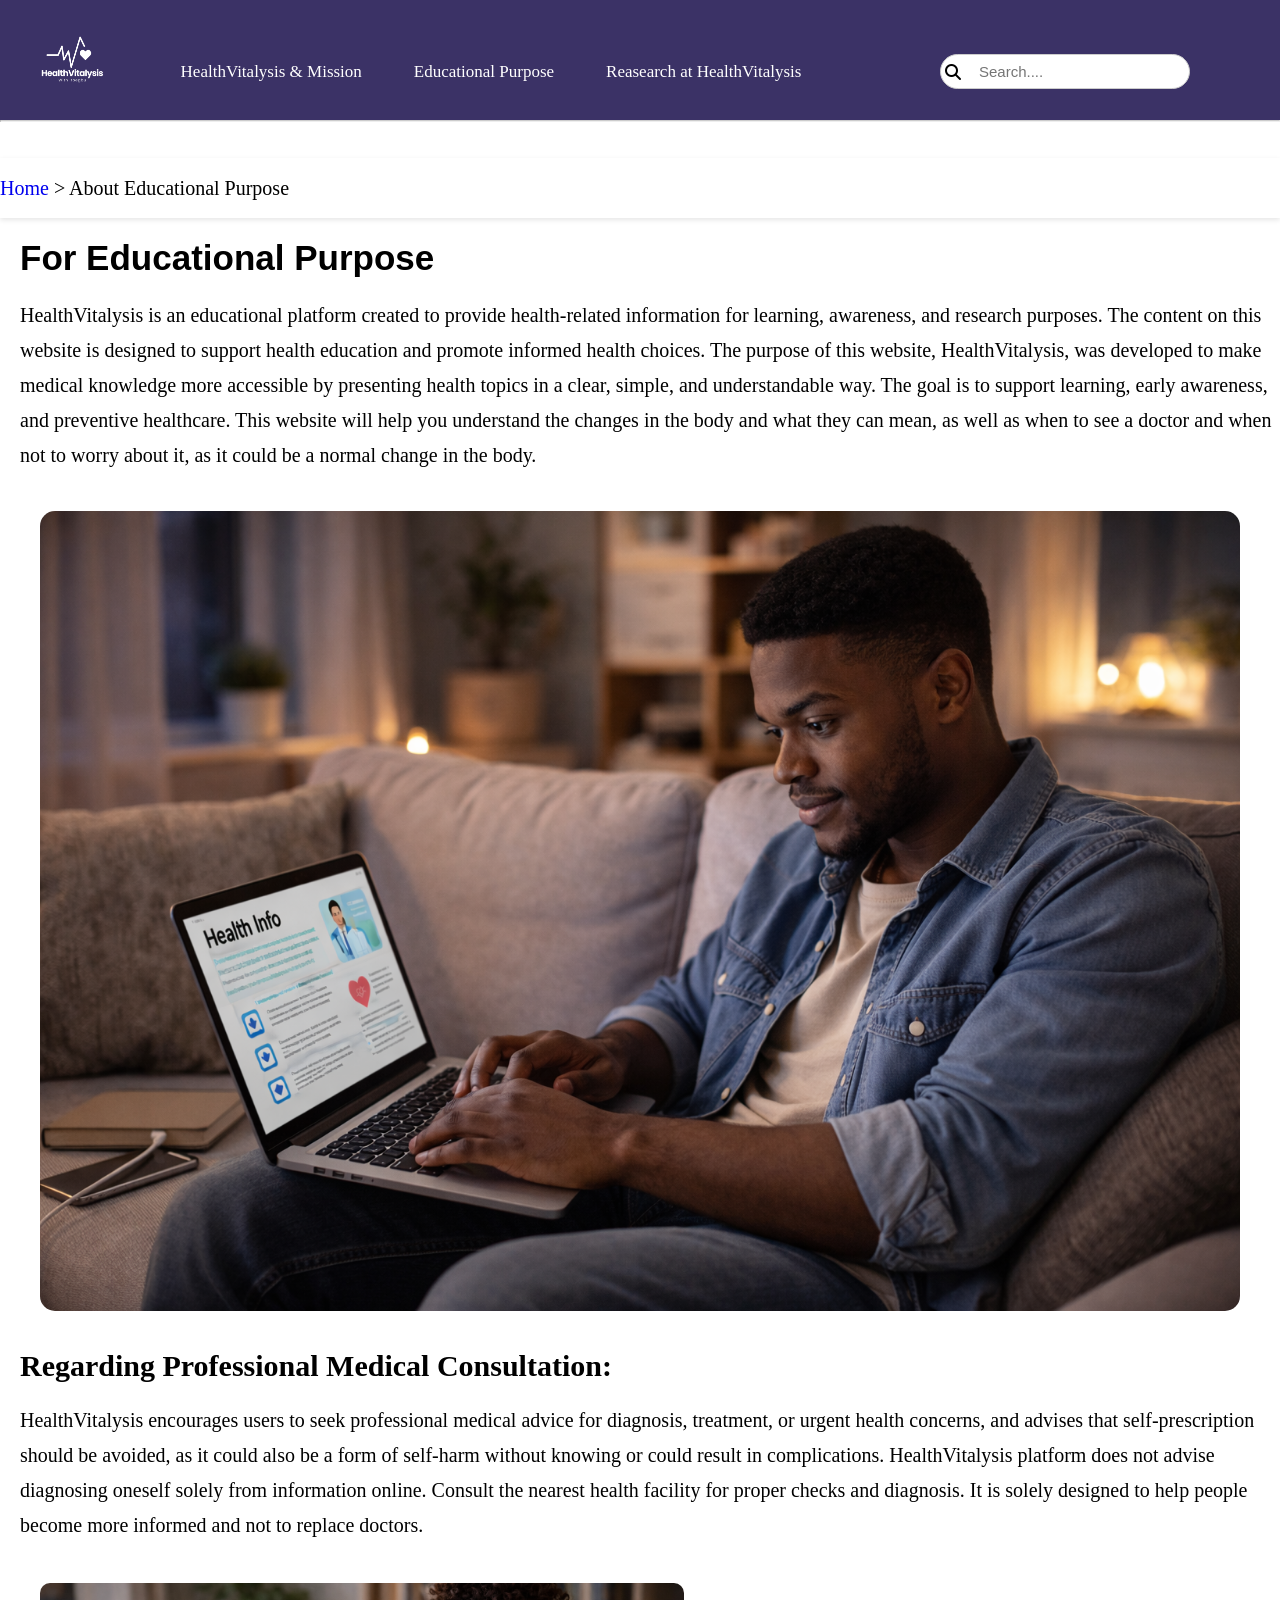
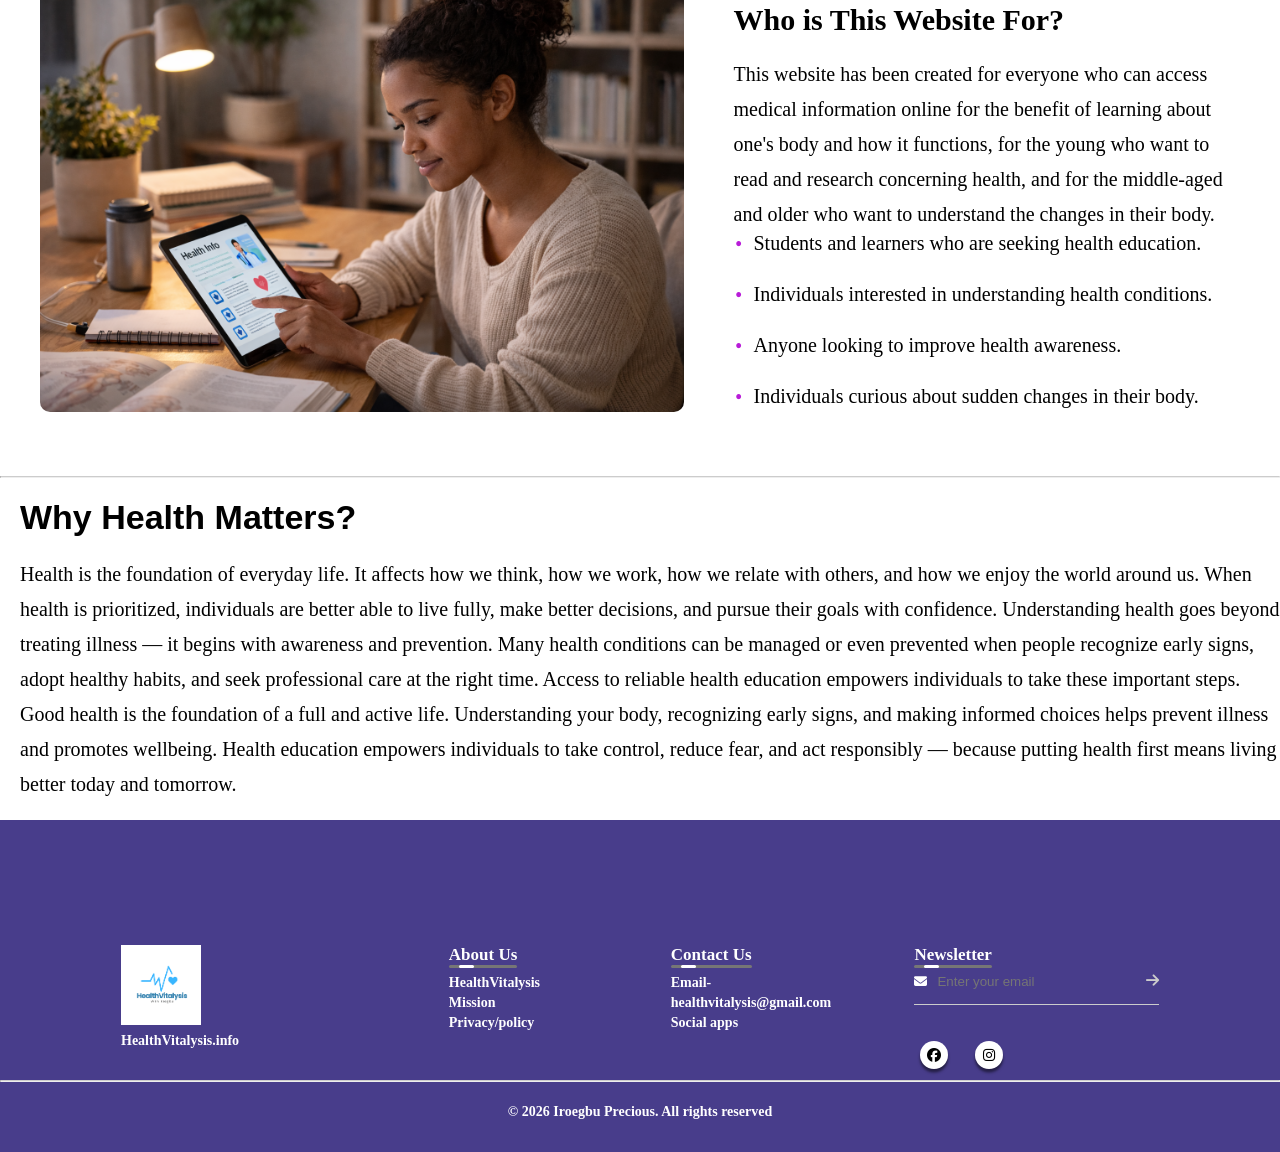
<file: myCode/educational.html>
<!DOCTYPE html>
<html lang="en">
<head>
    <meta charset="UTF-8">
    <meta name="description" content="setting of picture">
    <meta name="viewport" content="width=device-width" initial-scale="1.0">

    <meta name="keywords" content="breast lump, causes, types, symptoms">
    <meta name="author" content="precious">
    <title>Breast Lumps; Causes, Types, Symptoms</title>
    <link rel="stylesheet" href="educational.css">
    <link rel="stylesheet" href="https://cdnjs.cloudflare.com/ajax/libs/font-awesome/6.5.0/css/all.min.css">
</head>
<body>
     <header class="main-header">
          <nav class="navbar">
          <input type="checkbox" id="check">
          <label for="check" class="checkbtn">
            <i class="fa-solid fa-bars fa-2xl"></i>
          </label>
        <div class="logo">
          <a href="#"><img src="images/mainpic2.jpg" width="130"></a>
          </div>
    
        <ul class="main-nav">
        <li><a href ="healthfirst.html">HealthVitalysis & Mission</a></li>    
        <li><a href ="educational.html">Educational Purpose</a></li>
        <li><a href ="research.html">Reasearch at HealthVitalysis</a></li>
        </ul>
       <div class="search">
        <div class="search-box">
          <input type="checkbox" id="toggle-search">
          <label for="toggle-search" class="toggle-label">
        <i class="fa-sharp fa-solid fa-magnifying-glass search-icon open-icon"></i> 
        </label>
        <input type="text" id="searchInput"  class="search-input" placeholder="Search....">
      <ul id="searchResults"></ul>
      
      </div>  
    </div>
    </nav>
    <hr><br><br>
   </header>
    
    <ul class="navbar-b">
    <li><a href ="index.html">Home </a></li>
    <li>  &gt  About Educational Purpose</li>
    </ul>
    
    <h2>For Educational Purpose</h2>
<p>HealthVitalysis is an educational platform created to provide health-related information for learning, awareness, and research purposes. The content on
   this website is designed to support health education and promote informed health choices. The purpose of this website, HealthVitalysis, was developed to make 
   medical knowledge more accessible by presenting health topics in a clear, simple, and understandable way. The goal is to support learning, early awareness, and preventive healthcare.
  This website will help you understand the changes in the body and what they can mean, as well as when to see a doctor and when not to worry about it, as it could be a normal change in the body.</p><br>
<div class="man">
<a href="#"><img src="images/man.jpg"></a>
</div><br>
<h3>Regarding Professional Medical Consultation:</h3> 
<p>HealthVitalysis encourages users to seek professional medical advice for diagnosis, treatment, or urgent health concerns, and advises that self-prescription should be avoided, as it could also be a form of self-harm without knowing or could result in complications.
HealthVitalysis platform does not advise diagnosing oneself solely from information online. Consult the nearest health facility for proper checks
and diagnosis. It is solely designed to help people become more informed and not to replace doctors.</p>

<section class="two-column right-image">
  <div class="image-side">
    <a href="#"><img src="images/student.jpg"></a>
  </div>
  <div class="text-side">
    <h3>Who is This Website For?</h3>
    <p>This website has been created for everyone who can access medical information online for the benefit of learning about one's body and how it functions, 
      for the young who want to read and research concerning health, and for the middle-aged and older who want to understand the changes in their body.
    </p>
    
<ul class="b1">
  <li class="b1">Students and learners who are seeking health education.</li>
  <li class="b1">Individuals interested in understanding health conditions.</li>
  <li class="b1">Anyone looking to improve health awareness.</li>
  <li class="b1">Individuals curious about sudden changes in their body.</li>
</ul>
</div>
</section>
<hr>
<h5>Why Health Matters?</h5>
<p>Health is the foundation of everyday life. It affects how we think, how we work, how we relate with others, and how we enjoy the world around us. When health is prioritized, individuals are better able to live fully, make better decisions, and pursue their goals with confidence.
Understanding health goes beyond treating illness — it begins with awareness and prevention. Many health conditions can be managed or even prevented when people recognize early signs, adopt healthy habits, and seek professional care at the right time. 
Access to reliable health education empowers individuals to take these important steps.
Good health is the foundation of a full and active life. Understanding your body, recognizing early signs, and making informed choices helps prevent illness and promotes wellbeing. Health education empowers individuals to take control, reduce fear, and 
act responsibly — because putting health first means living better today and tomorrow.</p>
<br>

 <footer>
        <section id="contact">
           <div class="row">
              <div class="col">
                <a href="#"><img src="images/mainpic.jpg" width="80"></a>
              <h4>HealthVitalysis.info</h4>
              </div>
              
              <div class="col">
                <h6>About Us <div class="underline"><span></span></div></h6>
                <h4>HealthVitalysis</h4>
                <h4>Mission</h4>
                <h4>Privacy/policy</h4>
              </div>
              <div class="col">
                <h6>Contact Us<div class="underline"><span></span></div></h6>
                <h4>Email- <a href="mailto:healthvitalysis@gmail.com">healthvitalysis@gmail.com</a></h4>
                <h4>Social apps</h4>
               </div>
          
              <div class="col">
                   <h6>Newsletter<div class="underline"><span></span></div></h6>
                   <form action="https://formspree.io/f/mzdaypok" method="post">
                       <i class="fa-solid fa-envelope fa-1xl"></i>
                       <input type="email" name="Email" id="email" placeholder="Enter your email" required>
                       <button type="submit"><i class="a fa-solid fa-arrow-right fa-1xl"></i></button>
                   </form>
                  <div class="social-icons">
               <ul>
                    <li><a href="https://www.facebook.com/profile.php?id=61588484811067" target="_blank"><i class="fab fa-facebook"></i></a></li>
                    <li><a href="https://www.instagram.com/healthvitalysis" target="_blank"><i class="fab fa-instagram"></i></a></li>
              </ul>
            </div>
              </div>
           </div> 
           <hr><br>
           <h4 class="copyright">&copy 2026 Iroegbu Precious. All rights reserved</h4>
          </footer>
  </section>
  <script src="script.js"></script>
  </body>
    </html>
</file>
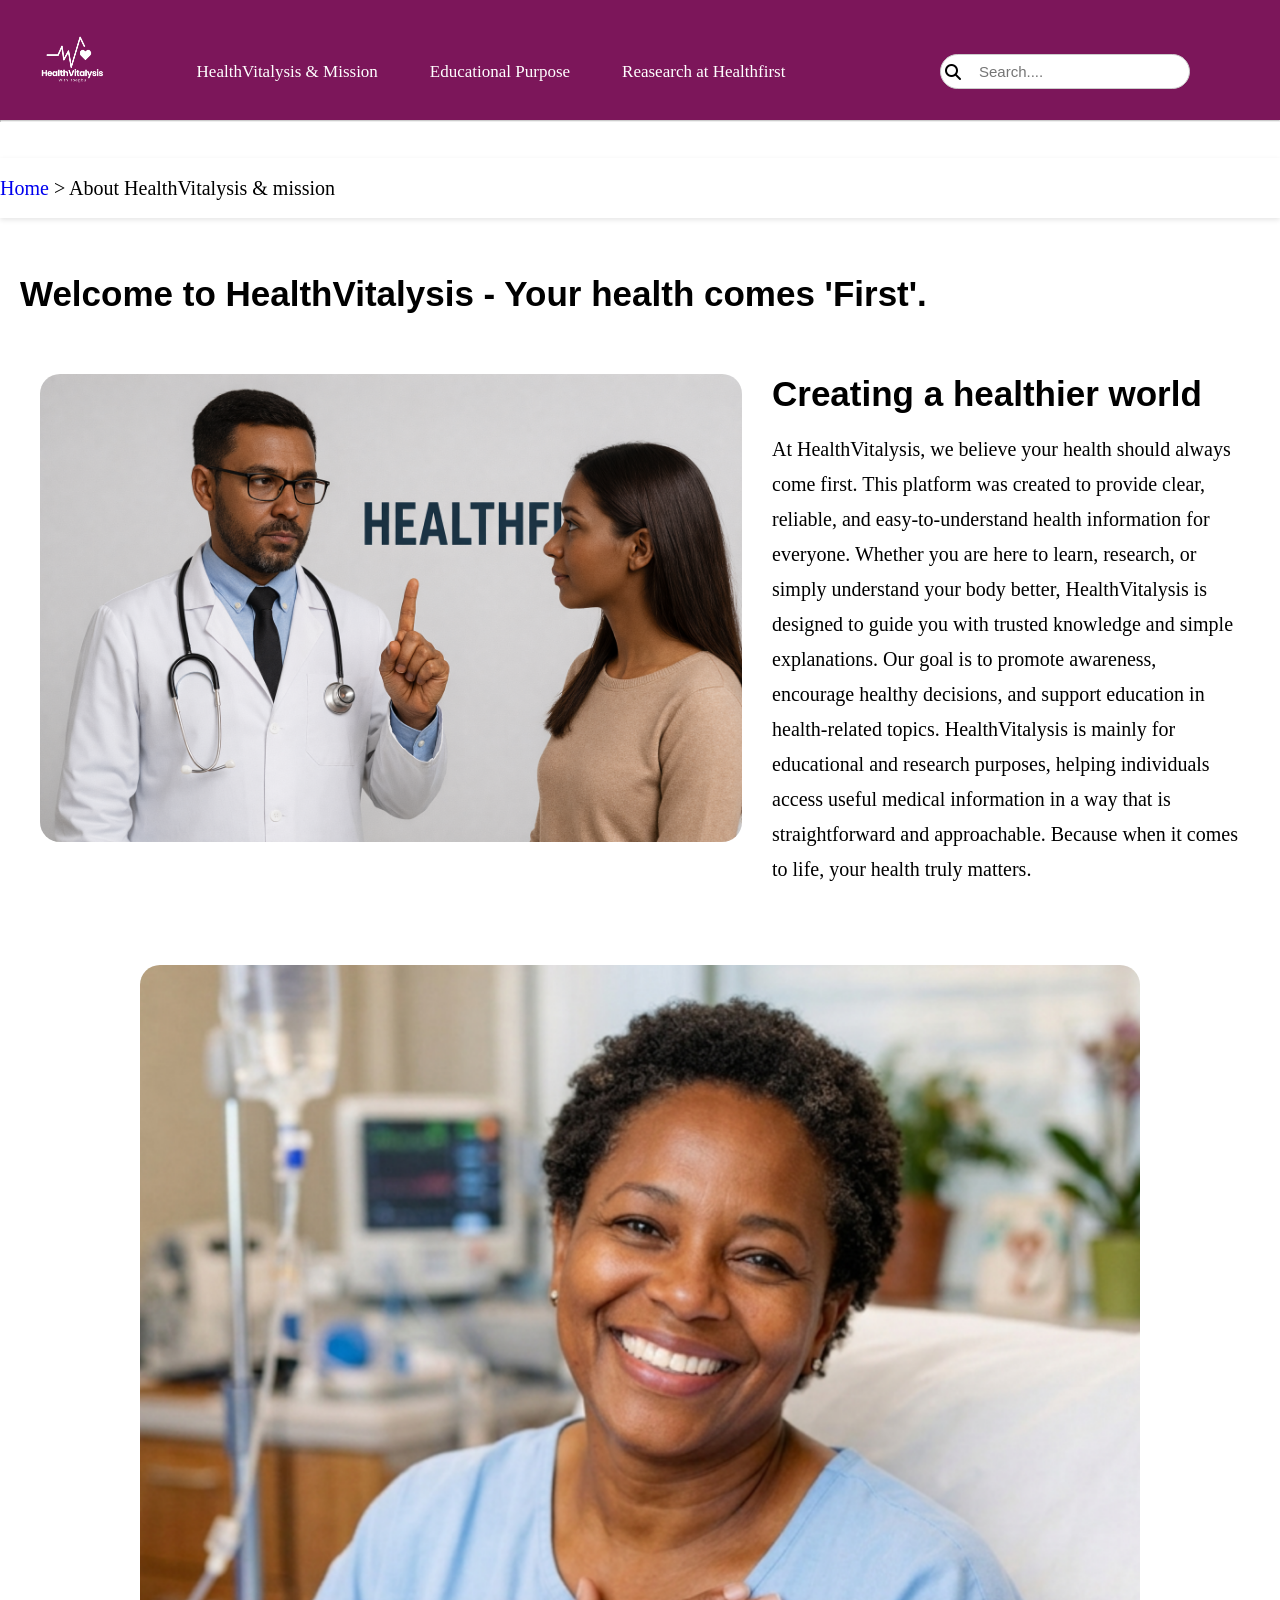
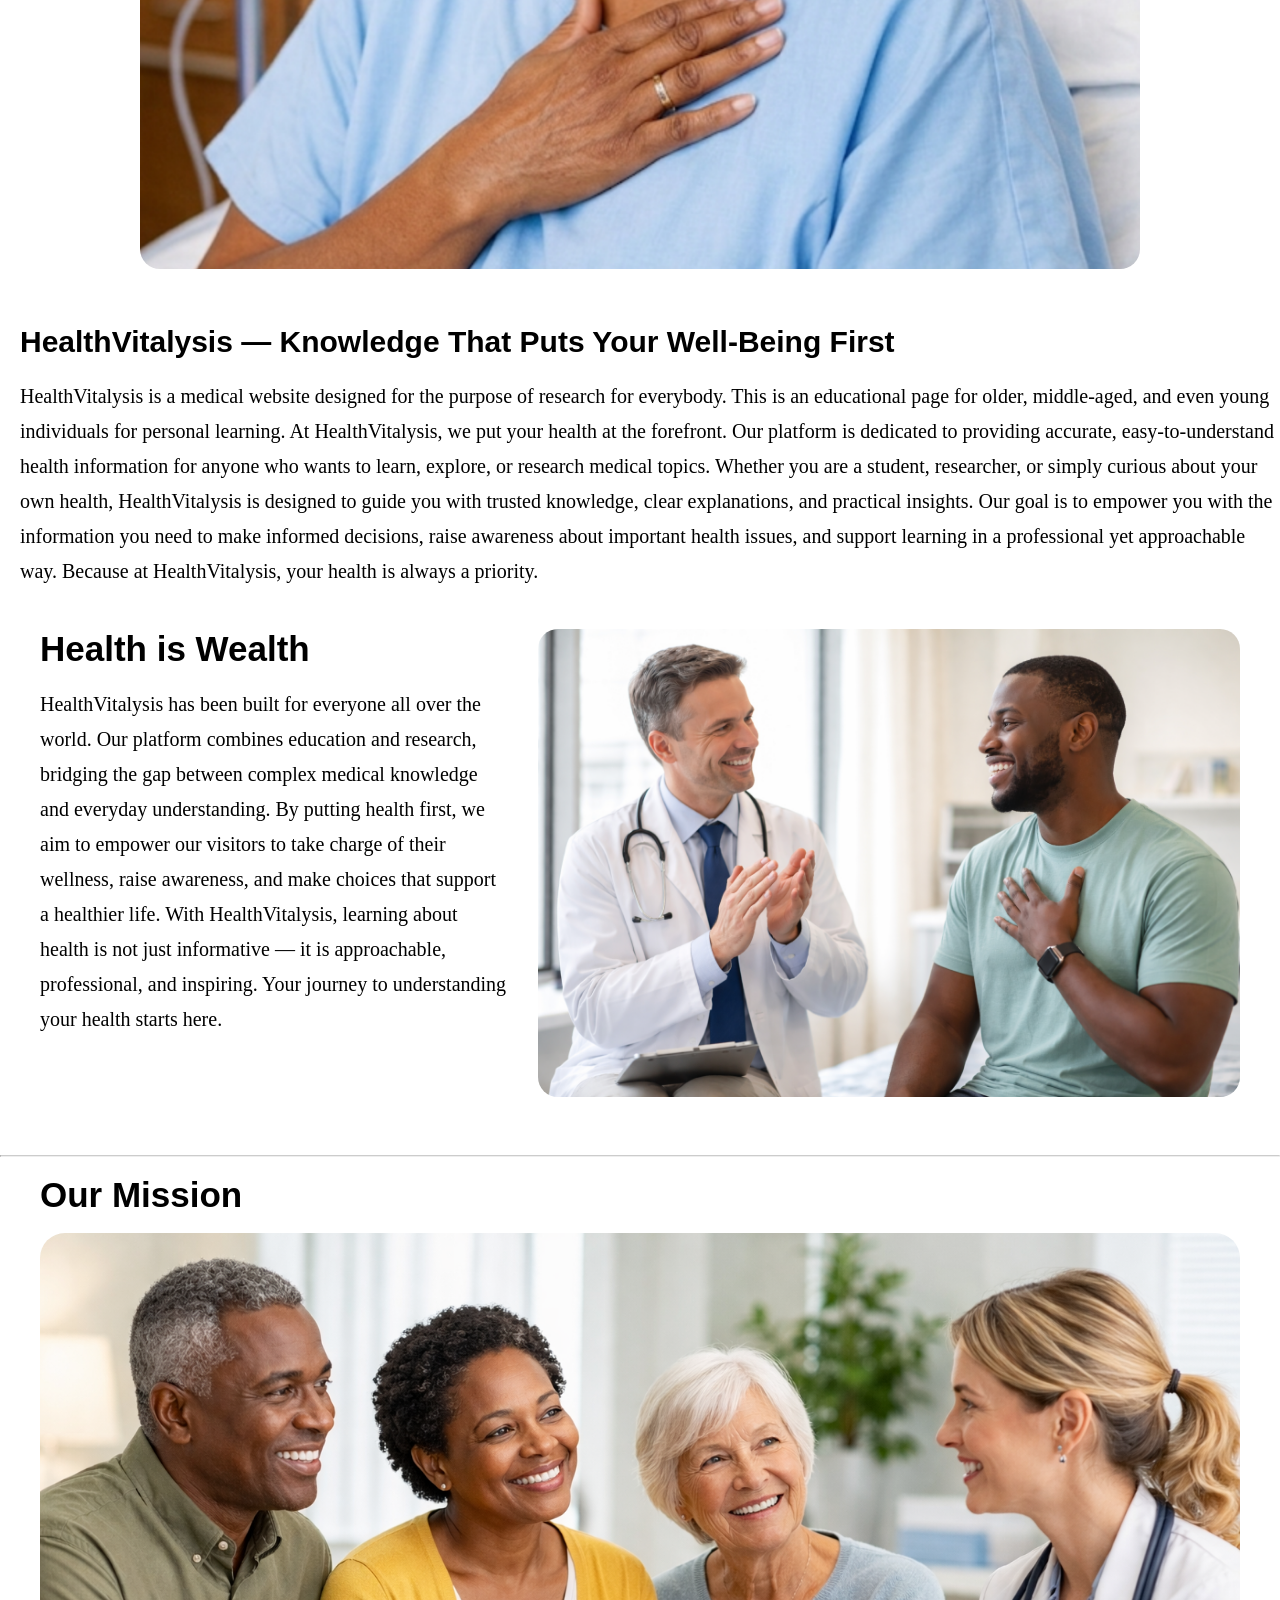
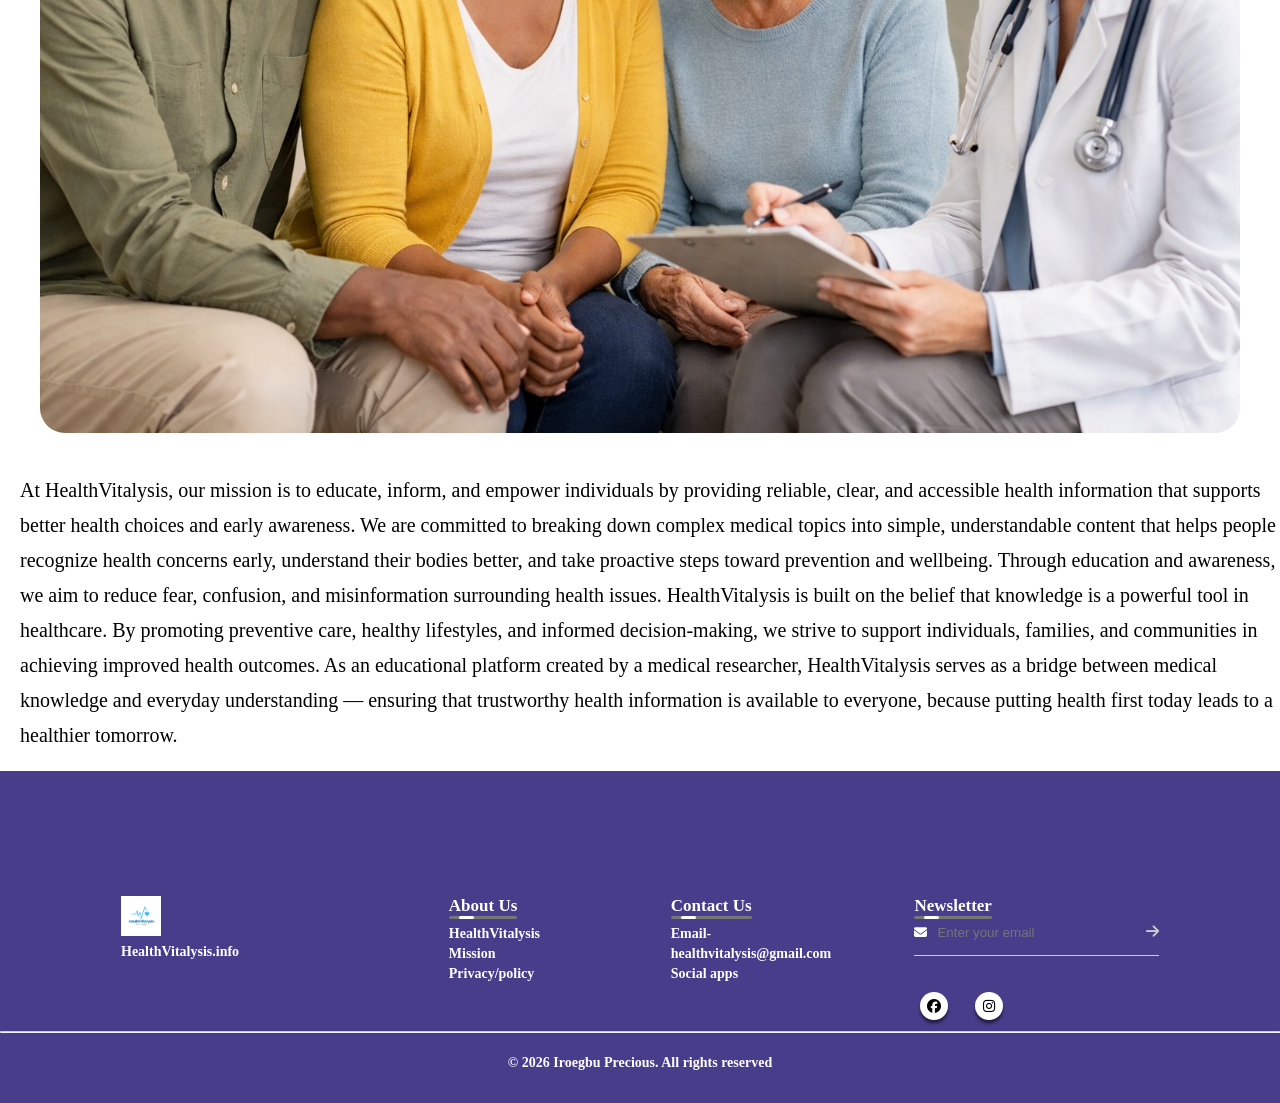
<file: myCode/healthfirst.html>
<!DOCTYPE html>
<html lang="en">
<head>
    <meta charset="UTF-8">
    <meta name="description" content="setting of picture">
    <meta name="viewport" content="width=device-width" initial-scale="1.0">

    <meta name="keywords" content="breast lump, causes, types, symptoms">
    <meta name="author" content="precious">
    <title>Breast Lumps; Causes, Types, Symptoms</title>
    <link rel="stylesheet" href="healthfirst.css">
    <link rel="stylesheet" href="https://cdnjs.cloudflare.com/ajax/libs/font-awesome/6.5.0/css/all.min.css">
</head>
<body>
     <header class="main-header">
          <nav class="navbar">
          <input type="checkbox" id="check">
          <label for="check" class="checkbtn">
            <i class="fa-solid fa-bars fa-2xl"></i>
          </label>
        <div class="logo">
          <a href="#"><img src="images/mainpic2.jpg" width="130"></a>
          </div>
        <ul class="main-nav">
        <li><a href ="index.html">HealthVitalysis & Mission</a></li>    
        <li><a href ="educational.html">Educational Purpose</a></li>
        <li><a href ="research.html">Reasearch at Healthfirst</a></li>
        </ul>
       <div class="search">
        <div class="search-box">
          <input type="checkbox" id="toggle-search">
          <label for="toggle-search" class="toggle-label">
        <i class="fa-sharp fa-solid fa-magnifying-glass search-icon open-icon"></i> 
        </label>
        <input type="text" id="searchInput"  class="search-input" placeholder="Search....">
      <ul id="searchResults"></ul>
      </div>  
    </div>
    </nav>
    </header>
    <hr><br><br>
    <ul class="navbar-b">
    <li><a href ="index.html">Home </a></li>
    <li>  &gt  About HealthVitalysis & mission</li>
    </ul>
    <br><br>
    <h1> Welcome to HealthVitalysis - Your health comes 'First'.</h1>
  
    <section class="two-column left-image">
    <div class="image-side">
    <a href="#"><img src="images/breast1.jpg"></a>
    </div>
    <div class="text-side">
      <section id="healthfirst">
      <h2>Creating a healthier world</h2><br>
<h3>At HealthVitalysis, we believe your health should always come first. This platform was created to provide clear, reliable, and easy-to-understand health information for everyone.
  Whether you are here to learn, research, or simply understand your body better, HealthVitalysis is designed to guide you with trusted knowledge and simple explanations.
  Our goal is to promote awareness, encourage healthy decisions, and support education in health-related topics. HealthVitalysis is mainly for educational and research purposes, helping individuals access useful medical information in a way that is straightforward and approachable.
  Because when it comes to life, your health truly matters.</h3>
</section>
</div>
</section><br>
<div class="woman">
<a href="#"><img src="images/big woman.jpg"></a>
</div><br><br>
<h5>HealthVitalysis — Knowledge That Puts Your Well-Being First</h5>
<p>HealthVitalysis is a medical website designed for the purpose of research for everybody. This is an educational page for older, middle-aged, and even young individuals for personal learning.
At HealthVitalysis, we put your health at the forefront. Our platform is dedicated to providing accurate, easy-to-understand health information for anyone who wants to learn, explore, or research medical topics.
Whether you are a student, researcher, or simply curious about your own health, HealthVitalysis is designed to guide you with trusted knowledge, clear explanations, and practical insights.
Our goal is to empower you with the information you need to make informed decisions, raise awareness about important health issues, and support learning in a professional yet approachable way.
Because at HealthVitalysis, your health is always a priority.</p>     
<section class="two-column right-image">
<div class="image-side">
<a href="#"><img src="images/celebrate.jpg"></a>
</div>
<div class="text-side">
<h2>Health is Wealth</h2><br>
<h3>HealthVitalysis has been built for everyone all over the world. Our platform combines education and research, bridging the gap between complex medical knowledge and everyday understanding. By putting health first, we aim to empower our visitors to take charge of their wellness, raise awareness, and make choices that support a healthier life.
   With HealthVitalysis, learning about health is not just informative — it is approachable, professional, and inspiring. Your journey to understanding your health starts here.</h3>
</div>
</section>
<br>
<hr>
<br>
<div class="people">
  <h2>Our Mission</h2><br>
  <a href="#"><img src="images/people.jpg"></a>
</div><br><br>
<p>At HealthVitalysis, our mission is to educate, inform, and empower individuals by providing reliable, clear, and accessible health information that supports better health choices and early awareness.
  We are committed to breaking down complex medical topics into simple, understandable content that helps people recognize health concerns early, understand their bodies better, and take proactive steps toward prevention and wellbeing. Through education and awareness, 
  we aim to reduce fear, confusion, and misinformation surrounding health issues. HealthVitalysis is built on the belief that knowledge is a powerful tool in healthcare. By promoting preventive care, healthy lifestyles, and informed decision-making, we strive to support individuals, 
  families, and communities in achieving improved health outcomes. As an educational platform created by a medical researcher, HealthVitalysis serves as a bridge between medical knowledge and everyday understanding — ensuring that trustworthy health information is available to 
  everyone, because putting health first today leads to a healthier tomorrow.</p><br>
     <footer>
        <section id="contact">
           <div class="row">
              <div class="col">
                <a href="#"><img src="images/mainpic.jpg" width="40"></a>
              <h4>HealthVitalysis.info</h4>
              </div>

              <div class="col">
                <h6>About Us <div class="underline"><span></span></div></h6>
                <h4>HealthVitalysis</h4>
                <h4>Mission</h4>
                <h4>Privacy/policy</h4>
              </div>
              <div class="col">
                <h6>Contact Us<div class="underline"><span></span></div></h6>
                <h4>Email- <a href="mailto:healthvitalysisis@gmail.com">healthvitalysis@gmail.com</a></h4>
                <h4>Social apps</h4>
               </div>
          
              <div class="col">
                   <h6>Newsletter<div class="underline"><span></span></div></h6>
                   <form action="https://formspree.io/f/mzdaypok" method="post">
                       <i class="fa-solid fa-envelope fa-1xl"></i>
                       <input type="email" name="Email" id="email" placeholder="Enter your email" required>
                       <button type="submit"><i class="a fa-solid fa-arrow-right fa-1xl"></i></button>
                   </form>
                  <div class="social-icons">
              <ul>
                    <li><a href="https://www.facebook.com/profile.php?id=61588484811067" target="_blank"><i class="fab fa-facebook"></i></a></li>
                    <li><a href="https://www.instagram.com/healthvitalysis" target="_blank"><i class="fab fa-instagram"></i></a></li>
              </ul>
              </div>

              </div>
             
           </div> 
           <hr><br>
           <h4 class="copyright">&copy 2026 Iroegbu Precious. All rights reserved</h4>
          </footer>
  </section>   
  <script src="script.js"></script>
    </body>
    </html>
</file>
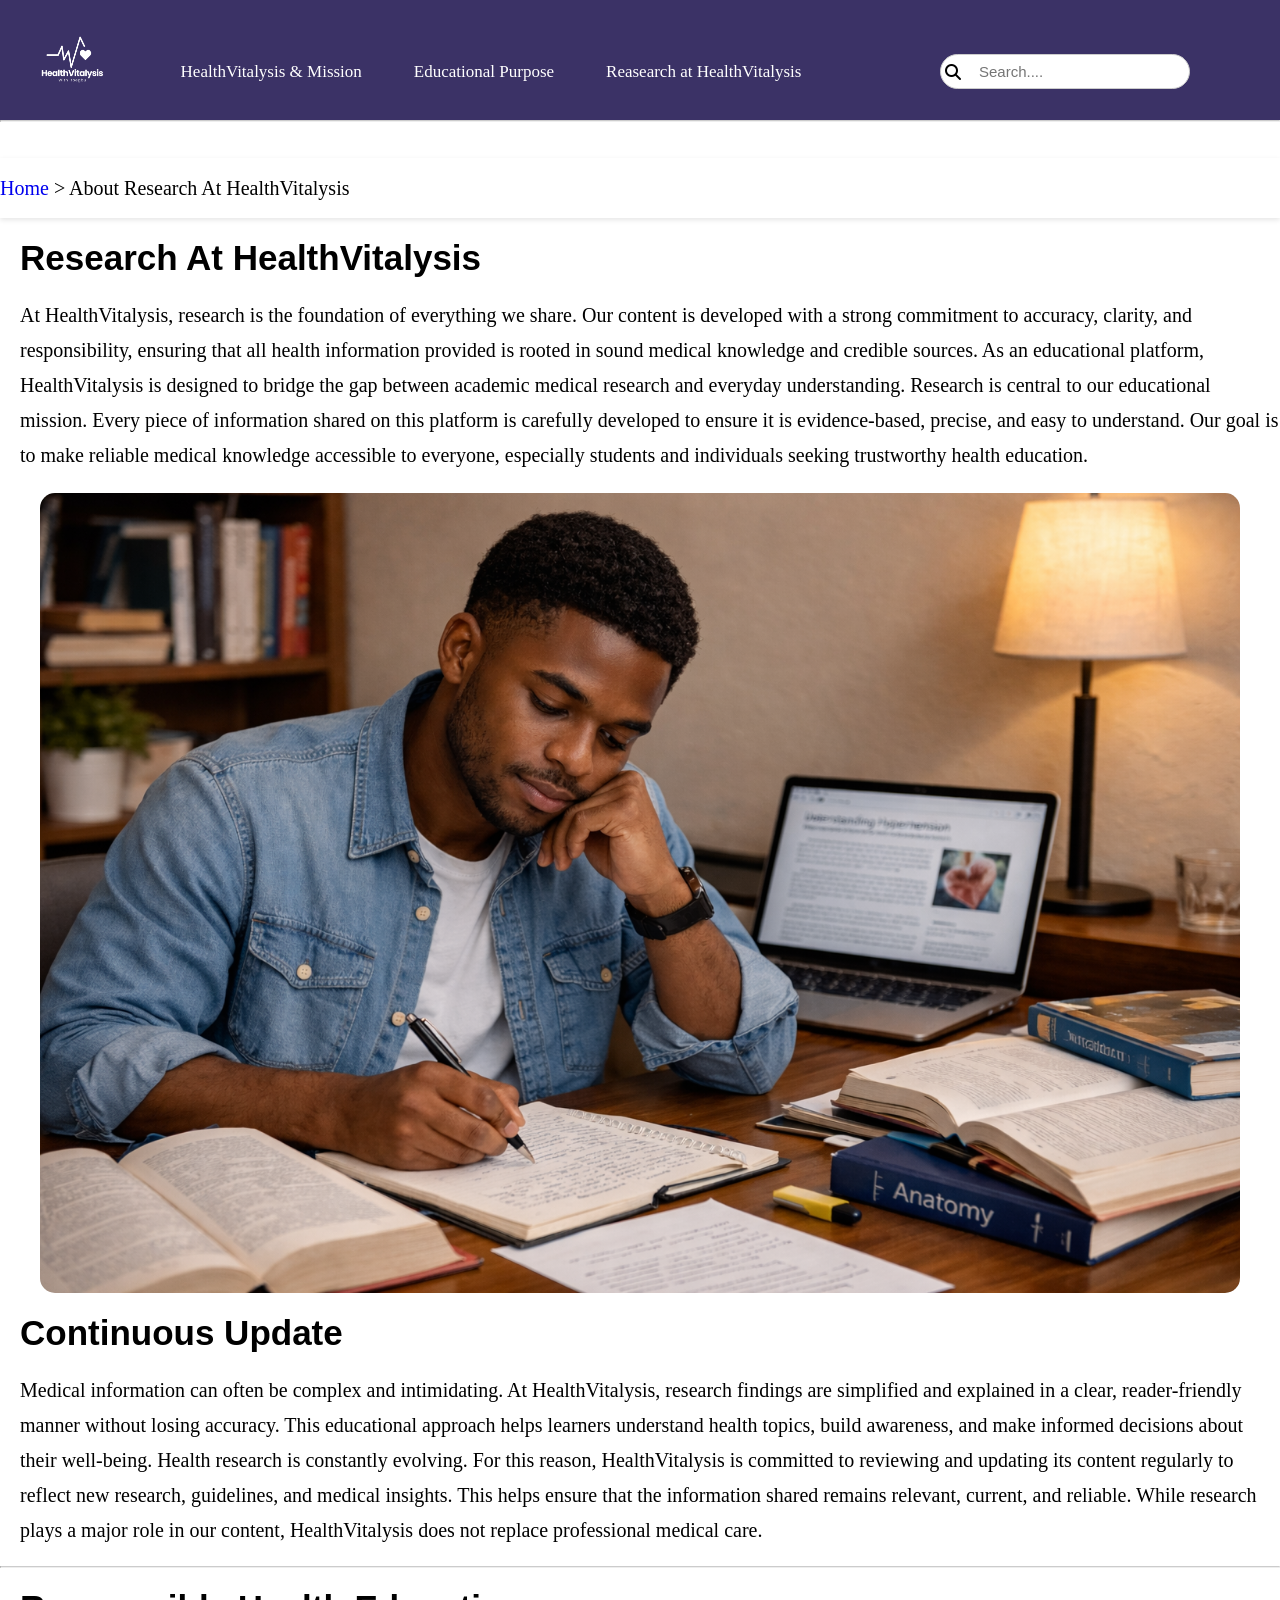
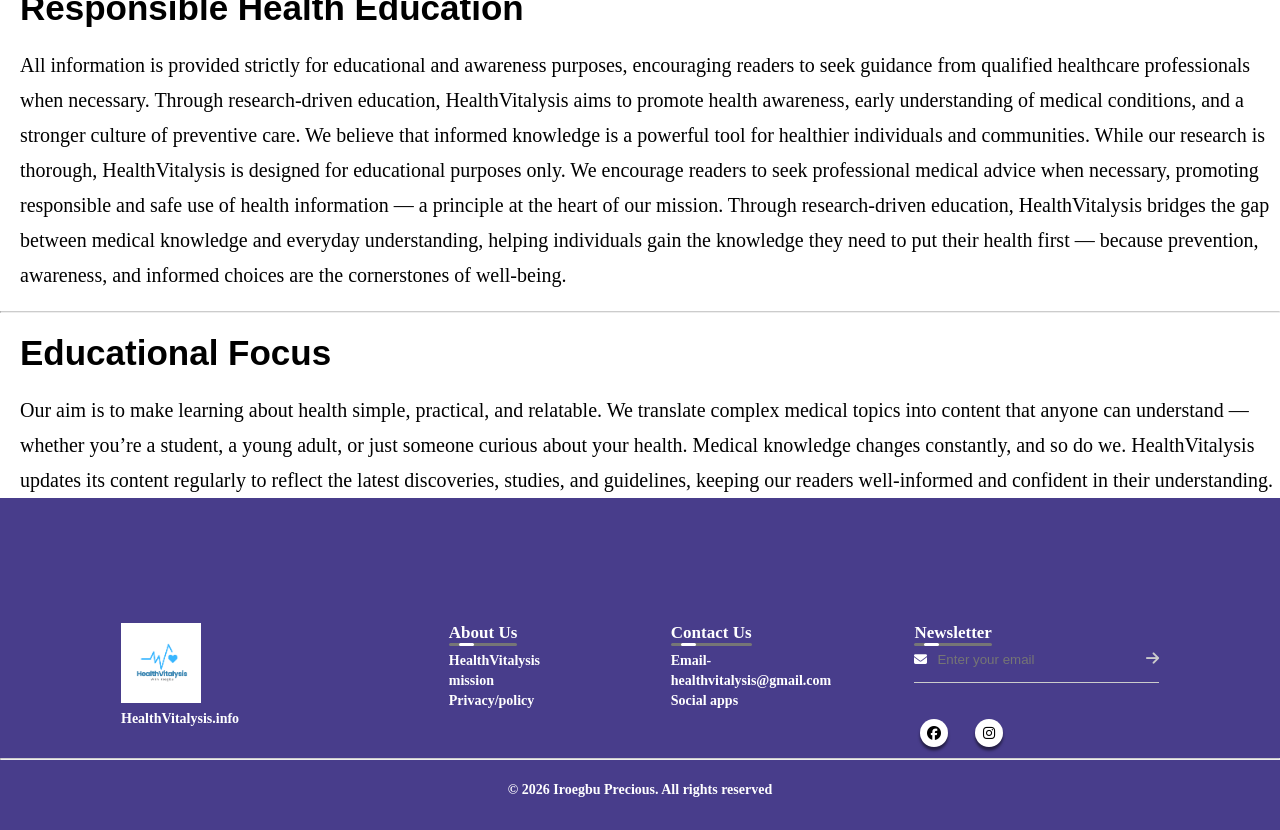
<file: myCode/research.html>
<!DOCTYPE html>
<html lang="en">
<head>
    <meta charset="UTF-8">
    <meta name="description" content="setting of picture">
    <meta name="viewport" content="width=device-width" initial-scale="1.0">

    <meta name="keywords" content="breast lump, causes, types, symptoms">
    <meta name="author" content="precious">
    <title>Breast Lumps; Causes, Types, Symptoms</title>
    <link rel="stylesheet" href="research.css">
    <link rel="stylesheet" href="https://cdnjs.cloudflare.com/ajax/libs/font-awesome/6.5.0/css/all.min.css">
</head>
<body>
     <header class="main-header">
          <nav class="navbar">
          <input type="checkbox" id="check">
          <label for="check" class="checkbtn">
            <i class="fa-solid fa-bars fa-2xl"></i>
          </label>
        <div class="logo">
          <a href="#"><img src="images/mainpic2.jpg" width="130"></a>
          </div>
    
        <ul class="main-nav">
        <li><a href ="healthfirst.html">HealthVitalysis & Mission</a></li>    
        <li><a href ="educational.html">Educational Purpose</a></li>
        <li><a href ="research.html">Reasearch at HealthVitalysis</a></li>
        </ul>
       <div class="search">
        <div class="search-box">
          <input type="checkbox" id="toggle-search">
          <label for="toggle-search" class="toggle-label">
        <i class="fa-sharp fa-solid fa-magnifying-glass search-icon open-icon"></i> 
        </label>
        <input type="text" id="searchInput"  class="search-input" placeholder="Search....">
      <ul id="searchResults"></ul>
      
      </div>  
    </div>
    </nav>
    <hr><br><br>
   
    </header>
    <ul class="navbar-b">
    <li><a href ="index.html">Home </a></li>
    <li>  &gt  About Research At HealthVitalysis</li>
    </ul>

<h2>Research At HealthVitalysis</h2>
<p>At HealthVitalysis, research is the foundation of everything we share. Our content is developed with a strong commitment to accuracy, clarity, and responsibility,
   ensuring that all health information provided is rooted in sound medical knowledge and credible sources. As an educational platform, HealthVitalysis is designed to bridge the gap between academic medical research and everyday understanding.
   Research is central to our educational mission. Every piece of information shared on this platform is carefully developed to ensure it is evidence-based, precise, and easy to understand. Our goal is to make reliable medical
   knowledge accessible to everyone, especially students and individuals seeking trustworthy health education.</p>
<div class="research">
   <a href="#"><img src="images/research.jpg"></a>
</div>
<h2>Continuous Update</h2>
<p>Medical information can often be complex and intimidating. At HealthVitalysis, research findings are simplified and explained in a clear, reader-friendly manner without losing accuracy. This educational approach helps learners 
   understand health topics, build awareness, and make informed decisions about their well-being.
   Health research is constantly evolving. For this reason, HealthVitalysis is committed to reviewing and updating its content regularly to reflect new research, guidelines, and medical insights. 
   This helps ensure that the information shared remains relevant, current, and reliable.
   While research plays a major role in our content, HealthVitalysis does not replace professional medical care.</p> 
   <br>
<hr>
<h2>Responsible Health Education</h2>
<p>All information is provided strictly for educational and awareness purposes, encouraging readers to seek guidance from qualified healthcare professionals when necessary.
   Through research-driven education, HealthVitalysis aims to promote health awareness, early understanding of medical conditions, and a stronger culture of preventive care. We believe that informed knowledge is a powerful tool for healthier individuals and communities.
   While our research is thorough, HealthVitalysis is designed for educational purposes only. We encourage readers to seek professional medical advice when necessary, promoting responsible and safe use of health information — a principle at the heart of our mission.
   Through research-driven education, HealthVitalysis bridges the gap between medical knowledge and everyday understanding, helping individuals gain the knowledge they need to put their health first — because prevention, awareness, and informed choices are the cornerstones of well-being.</p>
   <br>
<hr>
<h2>Educational Focus</h2>
<p>Our aim is to make learning about health simple, practical, and relatable. We translate complex medical topics into content that anyone can understand — whether you’re a student, a young adult, or just someone curious about your health.
   Medical knowledge changes constantly, and so do we. HealthVitalysis updates its content regularly to reflect the latest discoveries, studies, and guidelines, keeping our readers well-informed and confident in their understanding.
</p>
         <footer>
        <section id="contact">
           <div class="row">
              <div class="col">
                <a href="#"><img src="images/mainpic.jpg" width="80"></a>
              <h4>HealthVitalysis.info</h4>
              </div>
              
              <div class="col">
                <h6>About Us <div class="underline"><span></span></div></h6>
                <h4>HealthVitalysis</h4>
                <h4>mission</h4>
                <h4>Privacy/policy</h4>
              </div>
              <div class="col">
                <h6>Contact Us<div class="underline"><span></span></div></h6>
                <h4>Email- <a href="mailto:healthvitalysis@gmail.com">healthvitalysis@gmail.com</a></h4>
                <h4>Social apps</h4>
               </div>
          
              <div class="col">
                   <h6>Newsletter<div class="underline"><span></span></div></h6>
                   <form action="https://formspree.io/f/mzdaypok" method="post">
                       <i class="fa-solid fa-envelope fa-1xl"></i>
                       <input type="email" name="Email" id="email" placeholder="Enter your email" required>
                       <button type="submit"><i class="a fa-solid fa-arrow-right fa-1xl"></i></button>
                   </form>
                  <div class="social-icons">
               <ul>
                    <li><a href="https://www.facebook.com/profile.php?id=61588484811067" target="_blank"><i class="fab fa-facebook"></i></a></li>
                    <li><a href="https://www.instagram.com/healthvitalysis" target="_blank"><i class="fab fa-instagram"></i></a></li>
              </ul>
            </div>
              </div>
           </div> 
           <hr><br>
           <h4 class="copyright">&copy 2026 Iroegbu Precious. All rights reserved</h4>
          </footer>
  </section>
  <script src="script.js"></script>
  </body>
    </html>
</file>
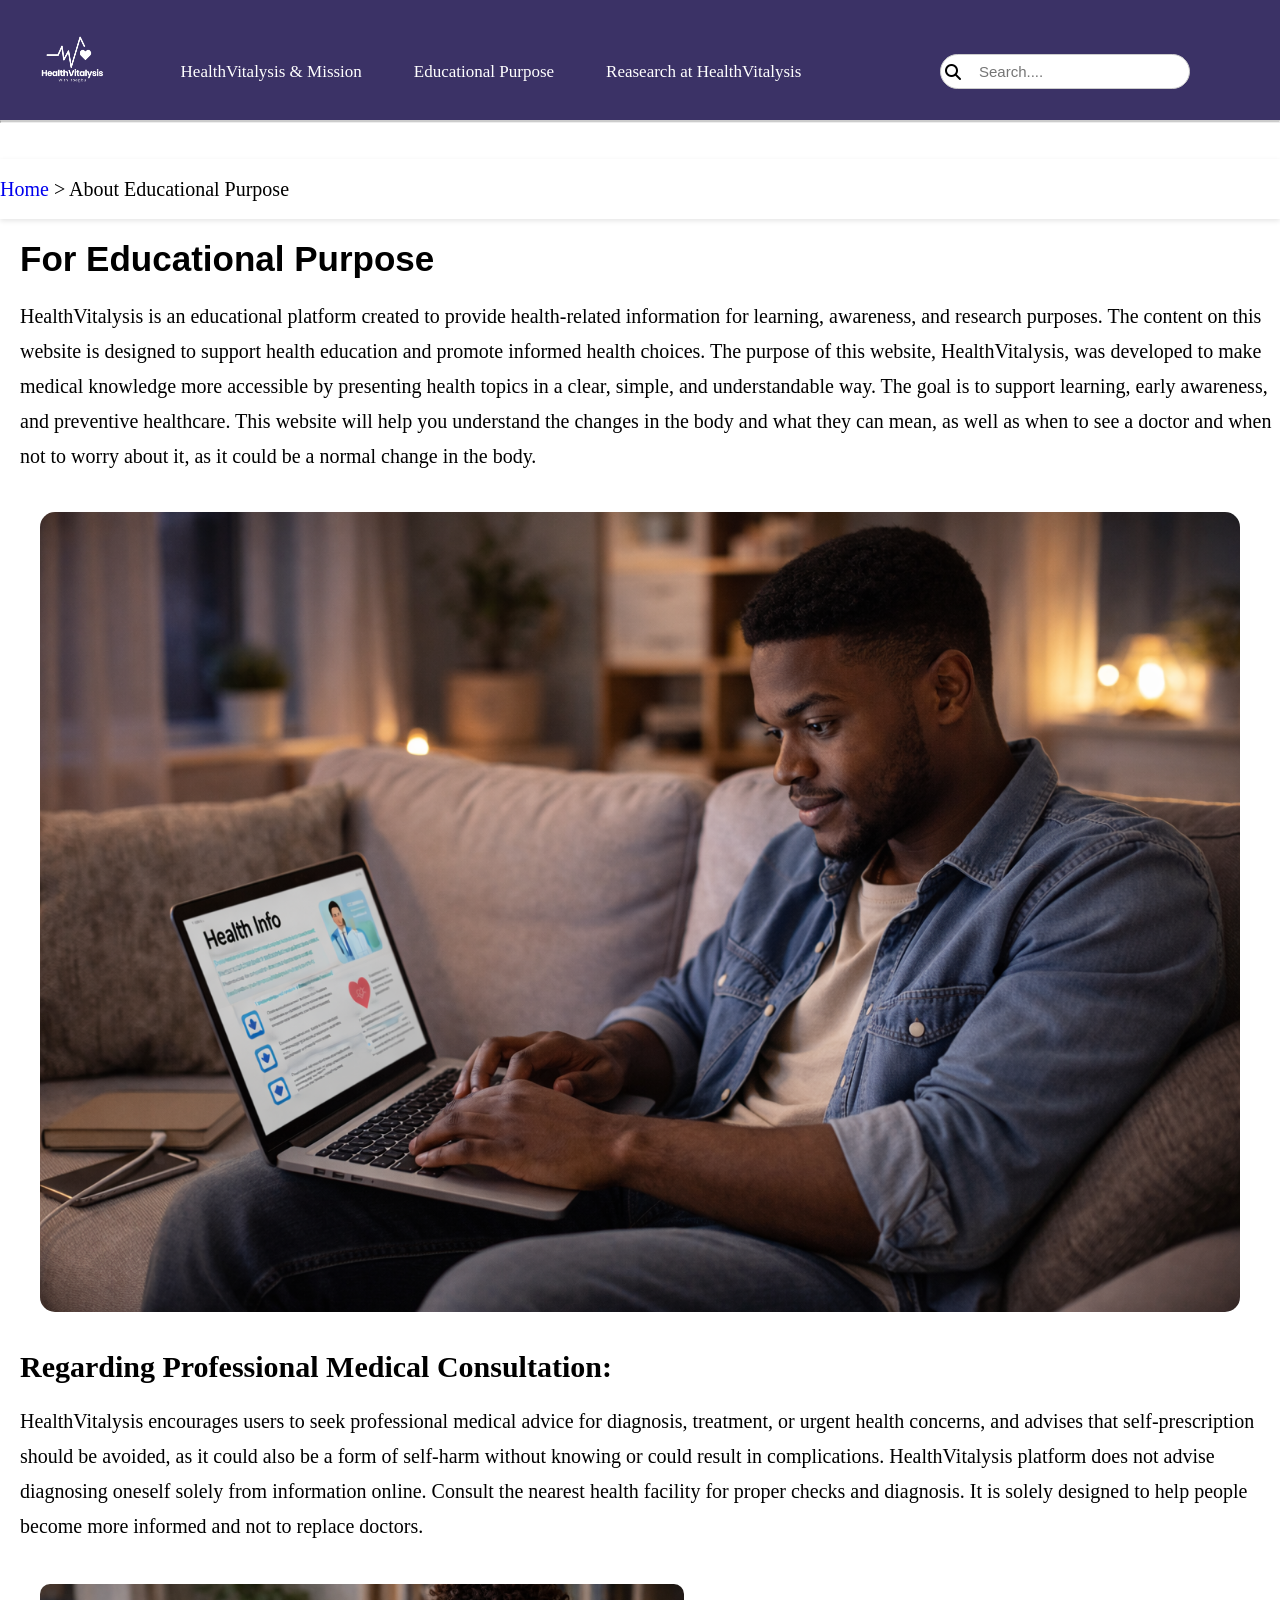
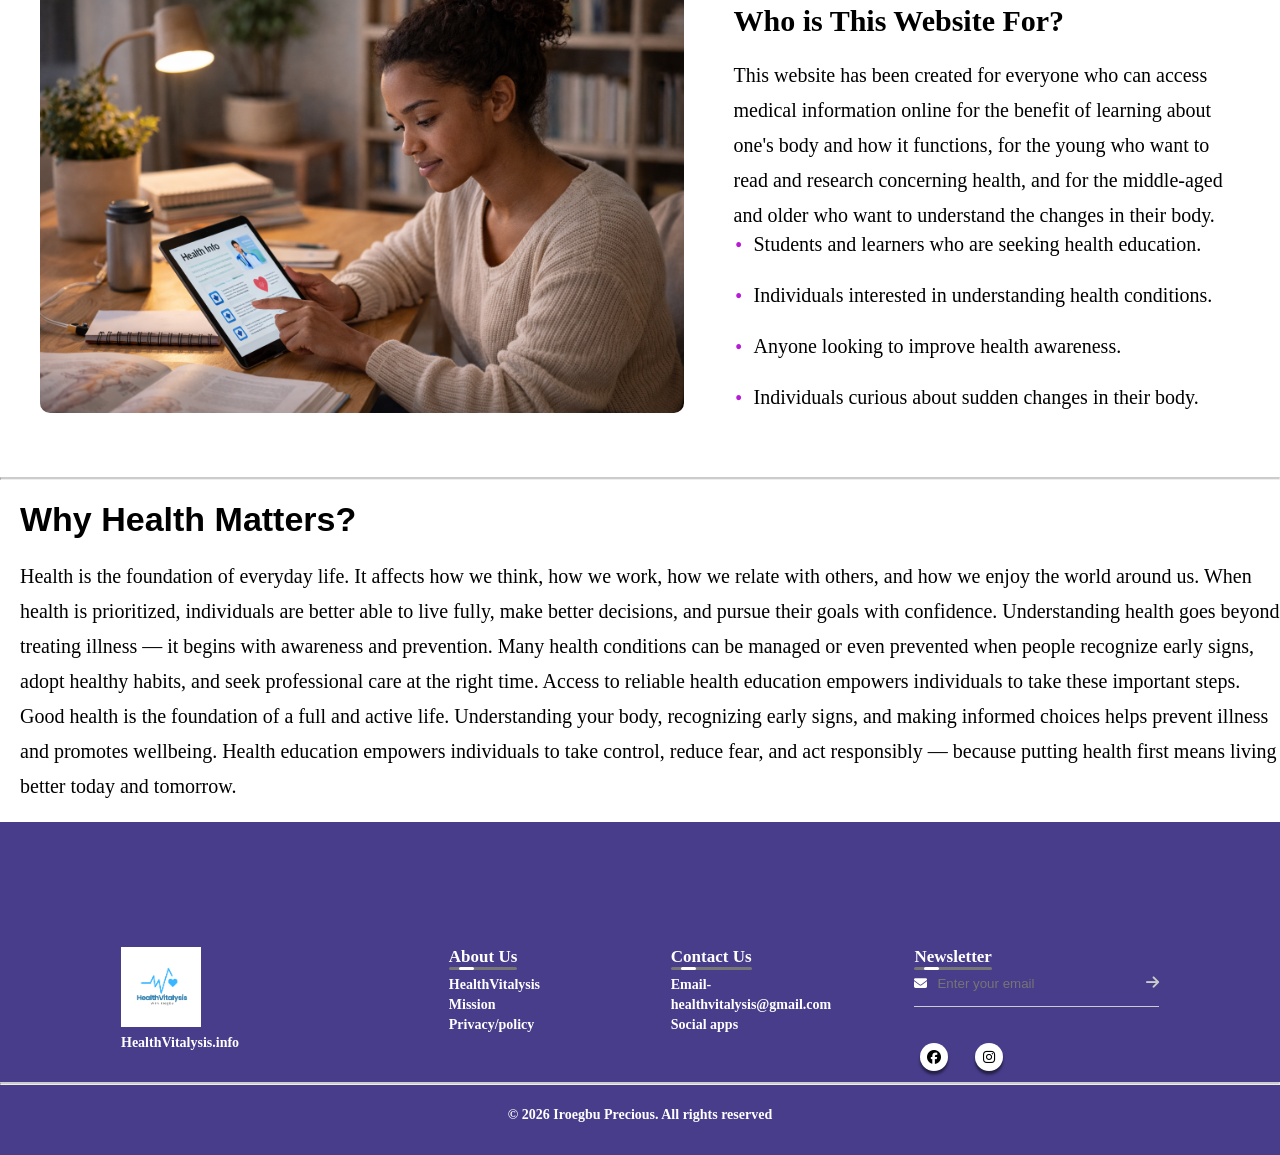
<file: myname/educational.html>
<!DOCTYPE html>
<html lang="en">
<head>
    <meta charset="UTF-8">
    <meta name="description" content="setting of picture">
    <meta name="viewport" content="width=device-width" initial-scale="1.0">

    <meta name="keywords" content="breast lump, causes, types, symptoms">
    <meta name="author" content="precious">
    <title>Breast Lumps; Causes, Types, Symptoms</title>
    <link rel="stylesheet" href="educational.css">
    <link rel="stylesheet" href="https://cdnjs.cloudflare.com/ajax/libs/font-awesome/6.5.0/css/all.min.css">
</head>
<body>
     <header class="main-header">
          <nav class="navbar">
          <input type="checkbox" id="check">
          <label for="check" class="checkbtn">
            <i class="fa-solid fa-bars fa-2xl"></i>
          </label>
        <div class="logo">
          <a href="#"><img src="images/mainpic2.jpg" width="130"></a>
          </div>
    
        <ul class="main-nav">
        <li><a href ="index.html">HealthVitalysis & Mission</a></li>    
        <li><a href ="educational.html">Educational Purpose</a></li>
        <li><a href ="research.html">Reasearch at HealthVitalysis</a></li>
        </ul>
       <div class="search">
        <div class="search-box">
          <input type="checkbox" id="toggle-search">
          <label for="toggle-search" class="toggle-label">
        <i class="fa-sharp fa-solid fa-magnifying-glass search-icon open-icon"></i> 
        </label>
        <input type="text" id="searchInput"  class="search-input" placeholder="Search....">
      <ul id="searchResults"></ul>
      
      </div>  
    </div>
    </nav>
    <hr><br><br>
   </header>
    
    <ul class="navbar-b">
    <li><a href ="index.html">Home </a></li>
    <li>  &gt  About Educational Purpose</li>
    </ul>
    
    <h2>For Educational Purpose</h2>
<p>HealthVitalysis is an educational platform created to provide health-related information for learning, awareness, and research purposes. The content on
   this website is designed to support health education and promote informed health choices. The purpose of this website, HealthVitalysis, was developed to make 
   medical knowledge more accessible by presenting health topics in a clear, simple, and understandable way. The goal is to support learning, early awareness, and preventive healthcare.
  This website will help you understand the changes in the body and what they can mean, as well as when to see a doctor and when not to worry about it, as it could be a normal change in the body.</p><br>
<div class="man">
<a href="#"><img src="images/man.jpg"></a>
</div><br>
<h3>Regarding Professional Medical Consultation:</h3> 
<p>HealthVitalysis encourages users to seek professional medical advice for diagnosis, treatment, or urgent health concerns, and advises that self-prescription should be avoided, as it could also be a form of self-harm without knowing or could result in complications.
HealthVitalysis platform does not advise diagnosing oneself solely from information online. Consult the nearest health facility for proper checks
and diagnosis. It is solely designed to help people become more informed and not to replace doctors.</p>

<section class="two-column right-image">
  <div class="image-side">
    <a href="#"><img src="images/student.jpg"></a>
  </div>
  <div class="text-side">
    <h3>Who is This Website For?</h3>
    <p>This website has been created for everyone who can access medical information online for the benefit of learning about one's body and how it functions, 
      for the young who want to read and research concerning health, and for the middle-aged and older who want to understand the changes in their body.
    </p>
    
<ul class="b1">
  <li class="b1">Students and learners who are seeking health education.</li>
  <li class="b1">Individuals interested in understanding health conditions.</li>
  <li class="b1">Anyone looking to improve health awareness.</li>
  <li class="b1">Individuals curious about sudden changes in their body.</li>
</ul>
</div>
</section>
<hr>
<h5>Why Health Matters?</h5>
<p>Health is the foundation of everyday life. It affects how we think, how we work, how we relate with others, and how we enjoy the world around us. When health is prioritized, individuals are better able to live fully, make better decisions, and pursue their goals with confidence.
Understanding health goes beyond treating illness — it begins with awareness and prevention. Many health conditions can be managed or even prevented when people recognize early signs, adopt healthy habits, and seek professional care at the right time. 
Access to reliable health education empowers individuals to take these important steps.
Good health is the foundation of a full and active life. Understanding your body, recognizing early signs, and making informed choices helps prevent illness and promotes wellbeing. Health education empowers individuals to take control, reduce fear, and 
act responsibly — because putting health first means living better today and tomorrow.</p>
<br>

 <footer>
        <section id="contact">
           <div class="row">
              <div class="col">
                <a href="#"><img src="images/mainpic.jpg" width="80"></a>
              <h4>HealthVitalysis.info</h4>
              </div>
              
              <div class="col">
                <h6>About Us <div class="underline"><span></span></div></h6>
                <h4>HealthVitalysis</h4>
                <h4>Mission</h4>
                <h4>Privacy/policy</h4>
              </div>
              <div class="col">
                <h6>Contact Us<div class="underline"><span></span></div></h6>
                <h4>Email- <a href="mailto:healthvitalysis@gmail.com">healthvitalysis@gmail.com</a></h4>
                <h4>Social apps</h4>
               </div>
          
              <div class="col">
                   <h6>Newsletter<div class="underline"><span></span></div></h6>
                   <form action="https://formspree.io/f/mzdaypok" method="post">
                       <i class="fa-solid fa-envelope fa-1xl"></i>
                       <input type="email" name="Email" id="email" placeholder="Enter your email" required>
                       <button type="submit"><i class="a fa-solid fa-arrow-right fa-1xl"></i></button>
                   </form>
                  <div class="social-icons">
               <ul>
                    <li><a href="https://www.facebook.com/profile.php?id=61588484811067" target="_blank"><i class="fab fa-facebook"></i></a></li>
                    <li><a href="https://www.instagram.com/healthvitalysis" target="_blank"><i class="fab fa-instagram"></i></a></li>
              </ul>
            </div>
              </div>
           </div> 
           <hr><br>
           <h4 class="copyright">&copy 2026 Iroegbu Precious. All rights reserved</h4>
          </footer>
  </section>
  <script src="script.js"></script>
  </body>
    </html>
</file>
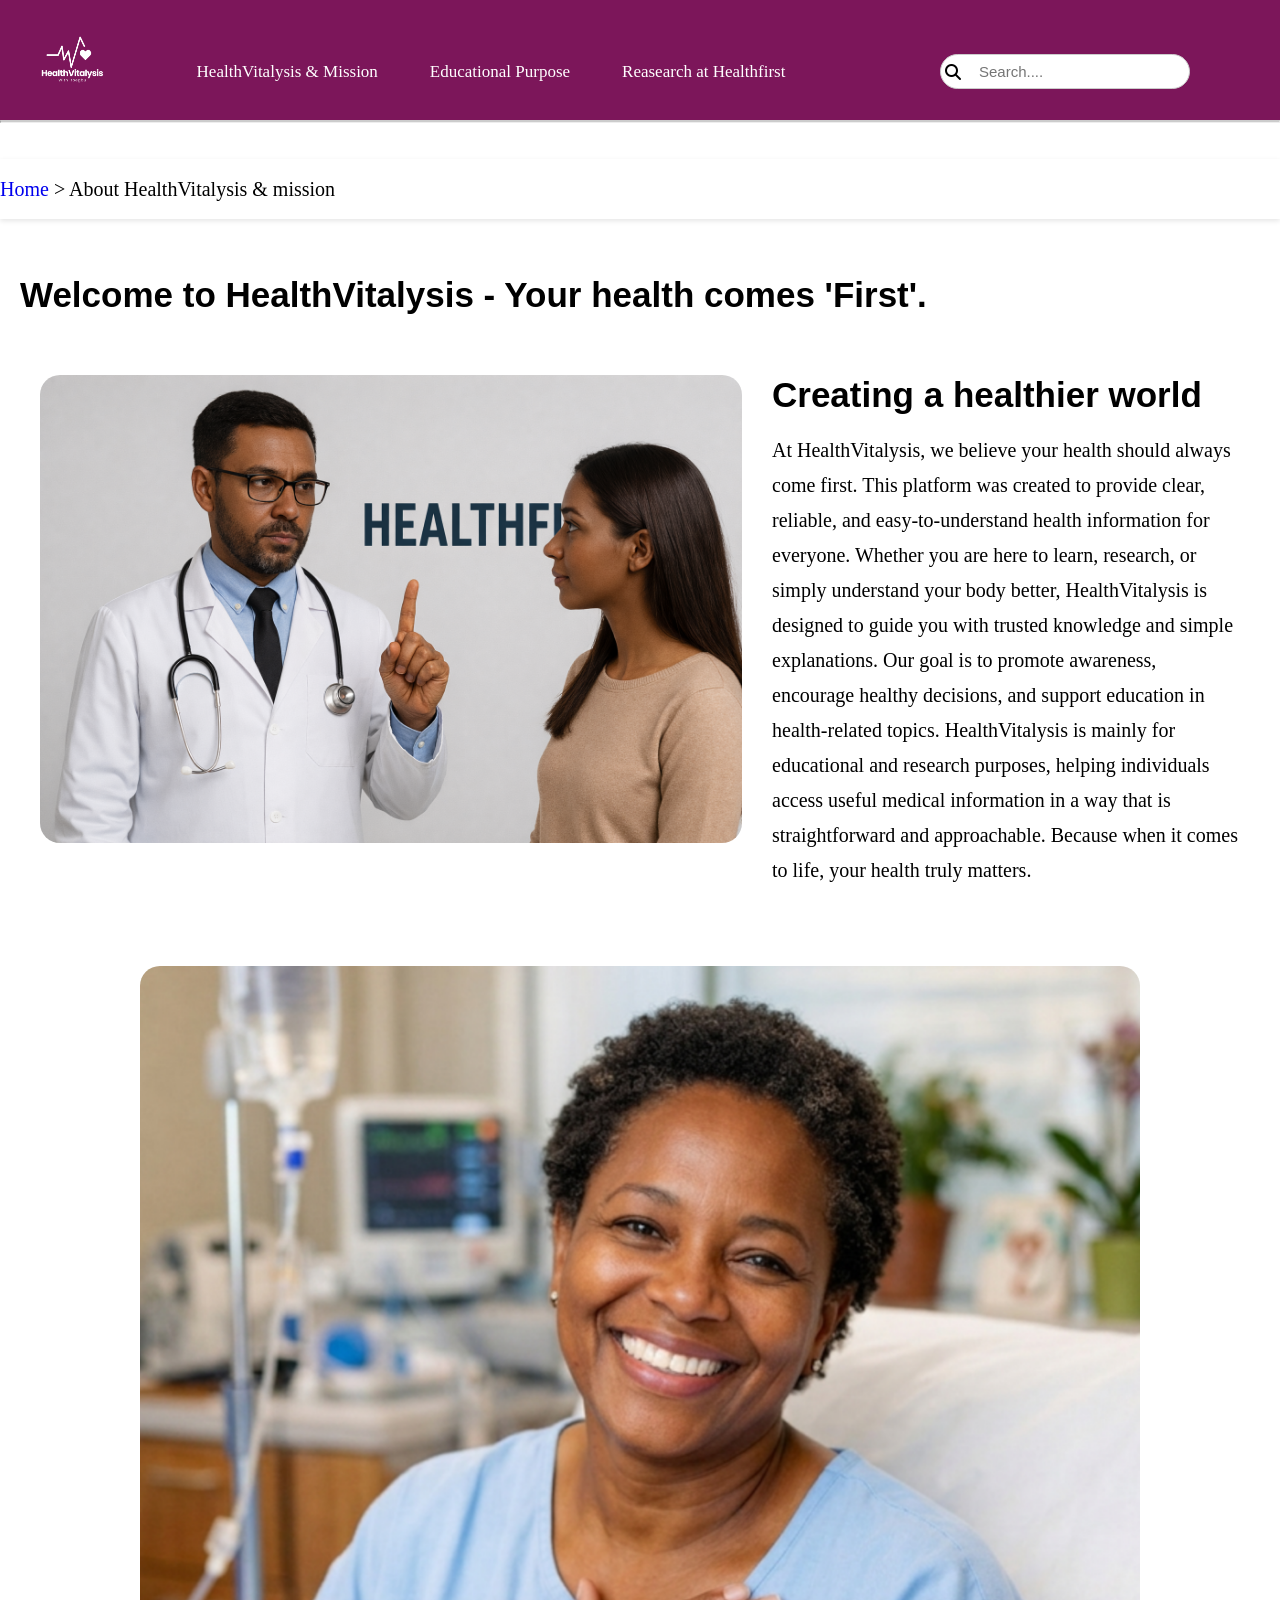
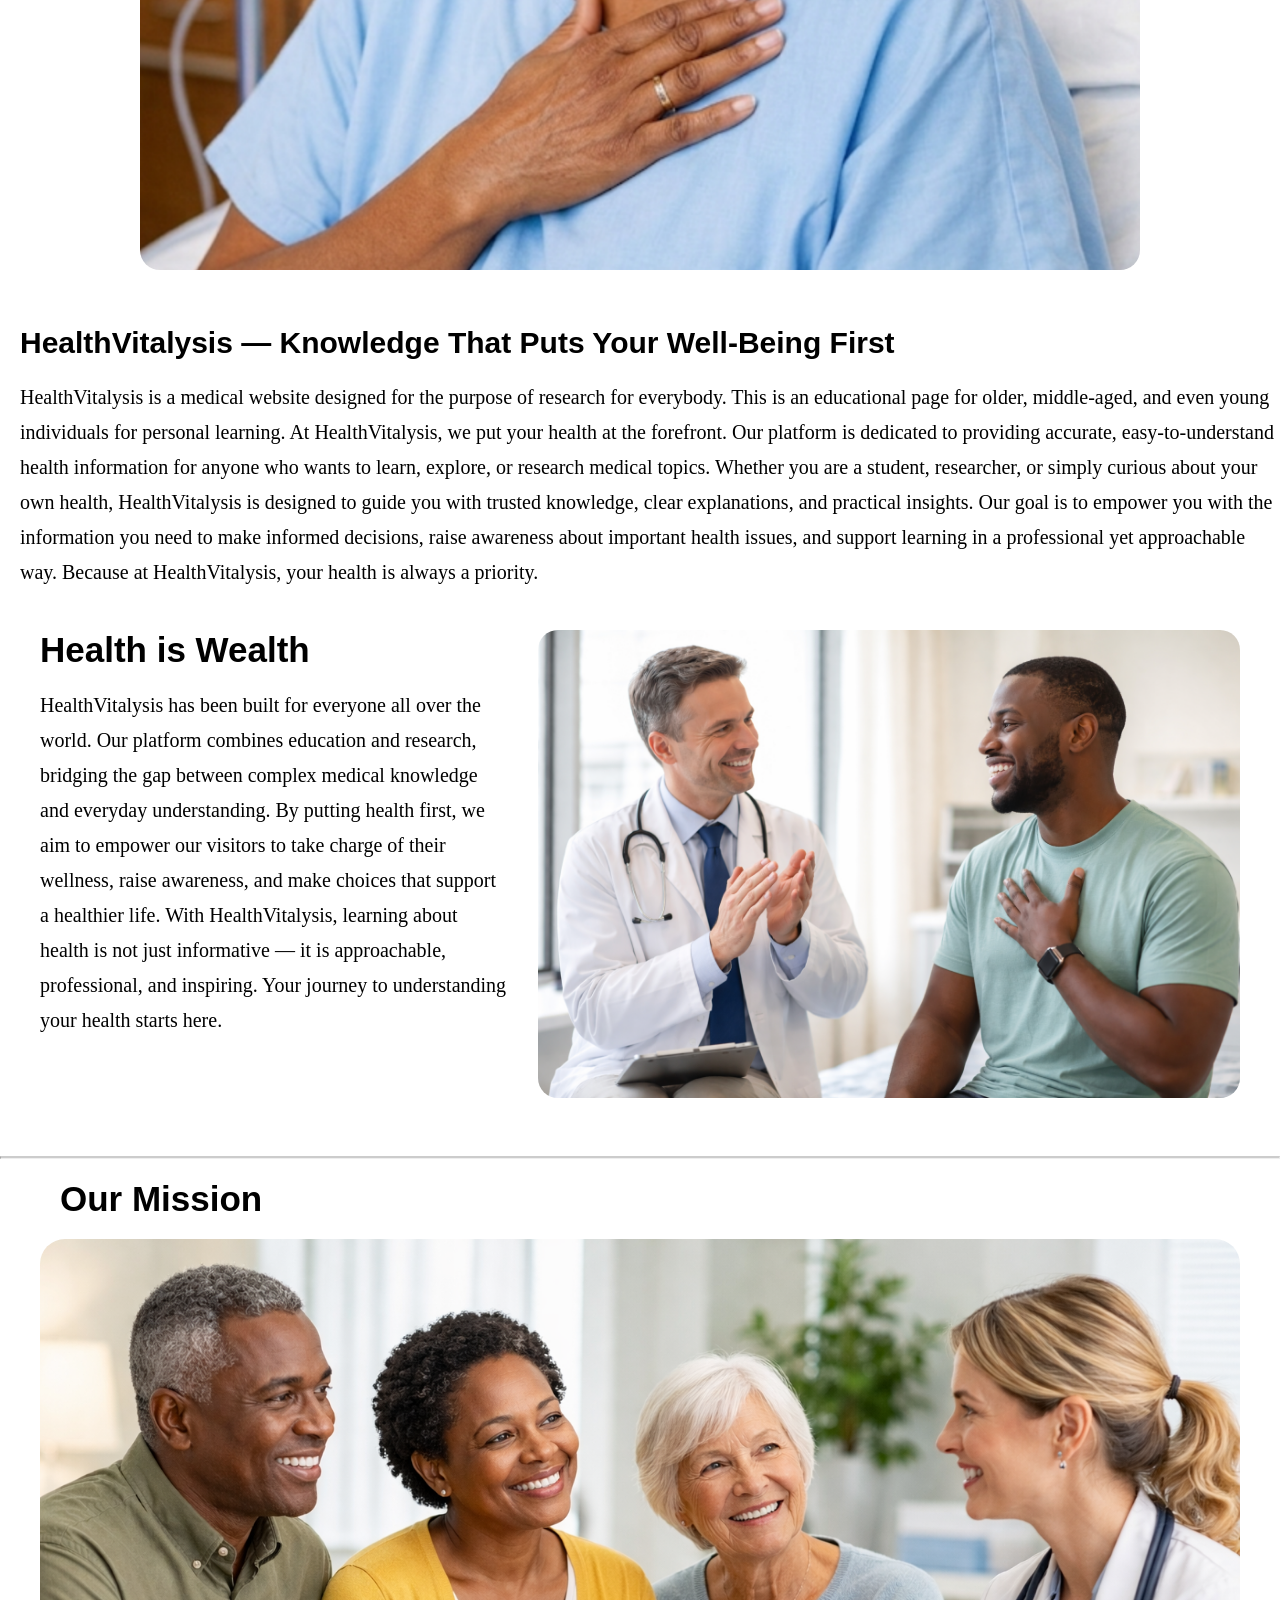
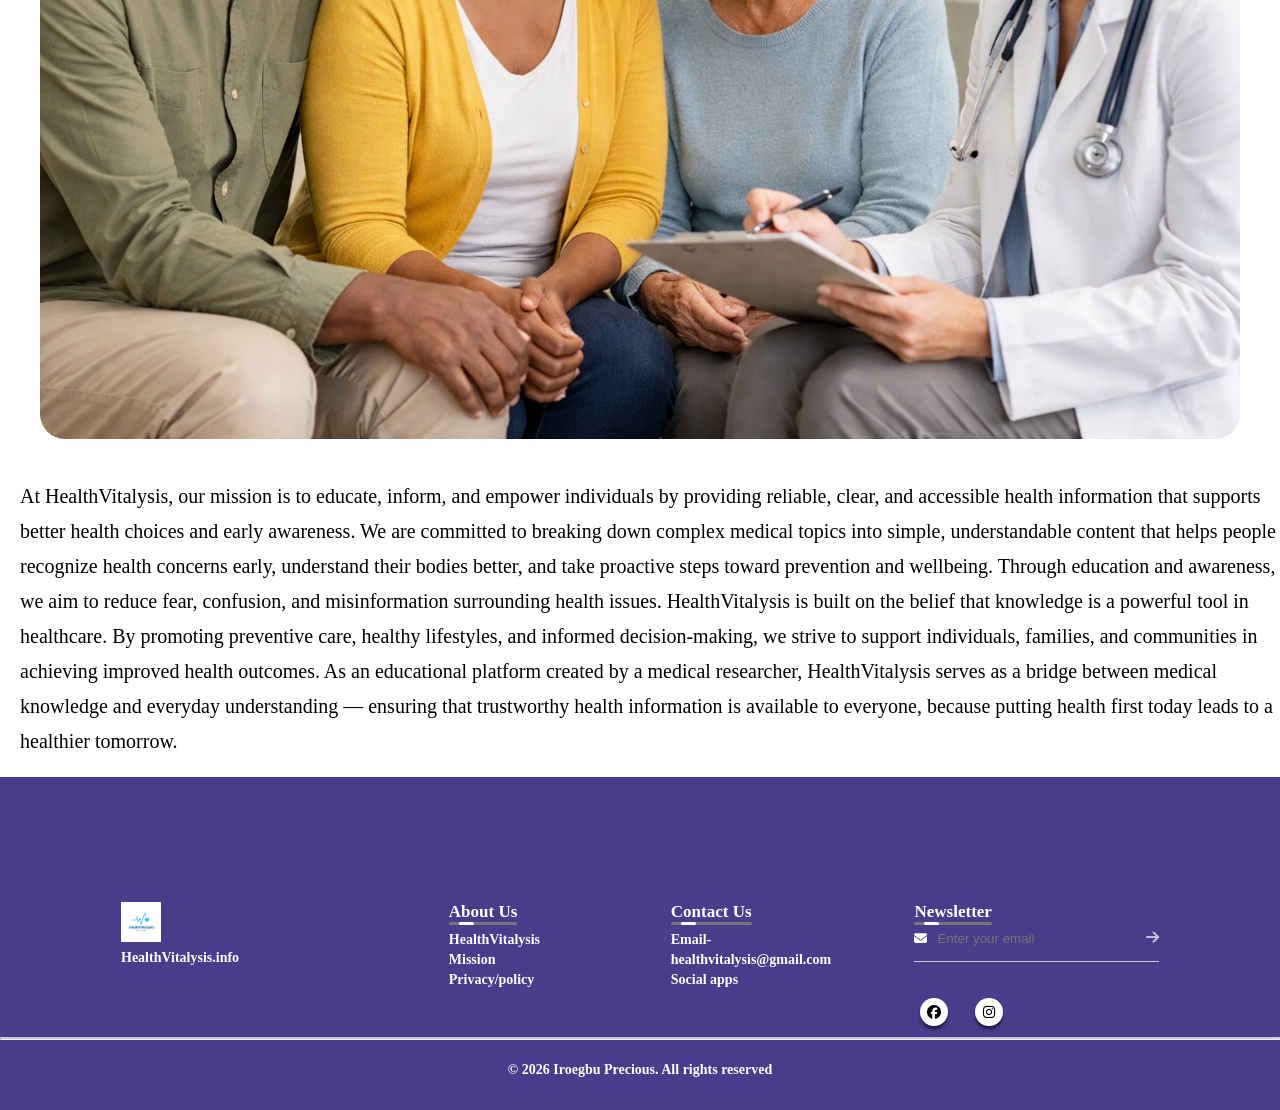
<file: myname/healthfirst.html>
<!DOCTYPE html>
<html lang="en">
<head>
    <meta charset="UTF-8">
    <meta name="description" content="setting of picture">
    <meta name="viewport" content="width=device-width" initial-scale="1.0">

    <meta name="keywords" content="breast lump, causes, types, symptoms">
    <meta name="author" content="precious">
    <title>Breast Lumps; Causes, Types, Symptoms</title>
    <link rel="stylesheet" href="healthfirst.css">
    <link rel="stylesheet" href="https://cdnjs.cloudflare.com/ajax/libs/font-awesome/6.5.0/css/all.min.css">
</head>
<body>
     <header class="main-header">
          <nav class="navbar">
          <input type="checkbox" id="check">
          <label for="check" class="checkbtn">
            <i class="fa-solid fa-bars fa-2xl"></i>
          </label>
        <div class="logo">
          <a href="#"><img src="images/mainpic2.jpg" width="130"></a>
          </div>
        <ul class="main-nav">
        <li><a href ="index.html">HealthVitalysis & Mission</a></li>    
        <li><a href ="educational.html">Educational Purpose</a></li>
        <li><a href ="research.html">Reasearch at Healthfirst</a></li>
        </ul>
       <div class="search">
        <div class="search-box">
          <input type="checkbox" id="toggle-search">
          <label for="toggle-search" class="toggle-label">
        <i class="fa-sharp fa-solid fa-magnifying-glass search-icon open-icon"></i> 
        </label>
        <input type="text" id="searchInput"  class="search-input" placeholder="Search....">
      <ul id="searchResults"></ul>
      </div>  
    </div>
    </nav>
    </header>
    <hr><br><br>
    <ul class="navbar-b">
    <li><a href ="index.html">Home </a></li>
    <li>  &gt  About HealthVitalysis & mission</li>
    </ul>
    <br><br>
    <h1> Welcome to HealthVitalysis - Your health comes 'First'.</h1>
  
    <section class="two-column left-image">
    <div class="image-side">
    <a href="#"><img src="images/breast1.jpg"></a>
    </div>
    <div class="text-side">
      <section id="healthfirst">
      <h2>Creating a healthier world</h2><br>
<h3>At HealthVitalysis, we believe your health should always come first. This platform was created to provide clear, reliable, and easy-to-understand health information for everyone.
  Whether you are here to learn, research, or simply understand your body better, HealthVitalysis is designed to guide you with trusted knowledge and simple explanations.
  Our goal is to promote awareness, encourage healthy decisions, and support education in health-related topics. HealthVitalysis is mainly for educational and research purposes, helping individuals access useful medical information in a way that is straightforward and approachable.
  Because when it comes to life, your health truly matters.</h3>
</section>
</div>
</section><br>
<div class="woman">
<a href="#"><img src="images/big woman.jpg"></a>
</div><br><br>
<h5>HealthVitalysis — Knowledge That Puts Your Well-Being First</h5>
<p>HealthVitalysis is a medical website designed for the purpose of research for everybody. This is an educational page for older, middle-aged, and even young individuals for personal learning.
At HealthVitalysis, we put your health at the forefront. Our platform is dedicated to providing accurate, easy-to-understand health information for anyone who wants to learn, explore, or research medical topics.
Whether you are a student, researcher, or simply curious about your own health, HealthVitalysis is designed to guide you with trusted knowledge, clear explanations, and practical insights.
Our goal is to empower you with the information you need to make informed decisions, raise awareness about important health issues, and support learning in a professional yet approachable way.
Because at HealthVitalysis, your health is always a priority.</p>     
<section class="two-column right-image">
<div class="image-side">
<a href="#"><img src="images/celebrate.jpg"></a>
</div>
<div class="text-side">
<h2>Health is Wealth</h2><br>
<h3>HealthVitalysis has been built for everyone all over the world. Our platform combines education and research, bridging the gap between complex medical knowledge and everyday understanding. By putting health first, we aim to empower our visitors to take charge of their wellness, raise awareness, and make choices that support a healthier life.
   With HealthVitalysis, learning about health is not just informative — it is approachable, professional, and inspiring. Your journey to understanding your health starts here.</h3>
</div>
</section>
<br>
<hr>
<div class="people">
  <h1>Our Mission</h1>
  <a href="#"><img src="images/people.jpg"></a>
</div><br><br>
<p>At HealthVitalysis, our mission is to educate, inform, and empower individuals by providing reliable, clear, and accessible health information that supports better health choices and early awareness.
  We are committed to breaking down complex medical topics into simple, understandable content that helps people recognize health concerns early, understand their bodies better, and take proactive steps toward prevention and wellbeing. Through education and awareness, 
  we aim to reduce fear, confusion, and misinformation surrounding health issues. HealthVitalysis is built on the belief that knowledge is a powerful tool in healthcare. By promoting preventive care, healthy lifestyles, and informed decision-making, we strive to support individuals, 
  families, and communities in achieving improved health outcomes. As an educational platform created by a medical researcher, HealthVitalysis serves as a bridge between medical knowledge and everyday understanding — ensuring that trustworthy health information is available to 
  everyone, because putting health first today leads to a healthier tomorrow.</p><br>
     <footer>
        <section id="contact">
           <div class="row">
              <div class="col">
                <a href="#"><img src="images/mainpic.jpg" width="40"></a>
              <h4>HealthVitalysis.info</h4>
              </div>

              <div class="col">
                <h6>About Us <div class="underline"><span></span></div></h6>
                <h4>HealthVitalysis</h4>
                <h4>Mission</h4>
                <h4>Privacy/policy</h4>
              </div>
              <div class="col">
                <h6>Contact Us<div class="underline"><span></span></div></h6>
                <h4>Email- <a href="mailto:healthvitalysisis@gmail.com">healthvitalysis@gmail.com</a></h4>
                <h4>Social apps</h4>
               </div>
          
              <div class="col">
                   <h6>Newsletter<div class="underline"><span></span></div></h6>
                   <form action="https://formspree.io/f/mzdaypok" method="post">
                       <i class="fa-solid fa-envelope fa-1xl"></i>
                       <input type="email" name="Email" id="email" placeholder="Enter your email" required>
                       <button type="submit"><i class="a fa-solid fa-arrow-right fa-1xl"></i></button>
                   </form>
                  <div class="social-icons">
              <ul>
                    <li><a href="https://www.facebook.com/profile.php?id=61588484811067" target="_blank"><i class="fab fa-facebook"></i></a></li>
                    <li><a href="https://www.instagram.com/healthvitalysis" target="_blank"><i class="fab fa-instagram"></i></a></li>
              </ul>
              </div>

              </div>
             
           </div> 
           <hr><br>
           <h4 class="copyright">&copy 2026 Iroegbu Precious. All rights reserved</h4>
          </footer>
  </section>   
  <script src="script.js"></script>
    </body>
    </html>
</file>
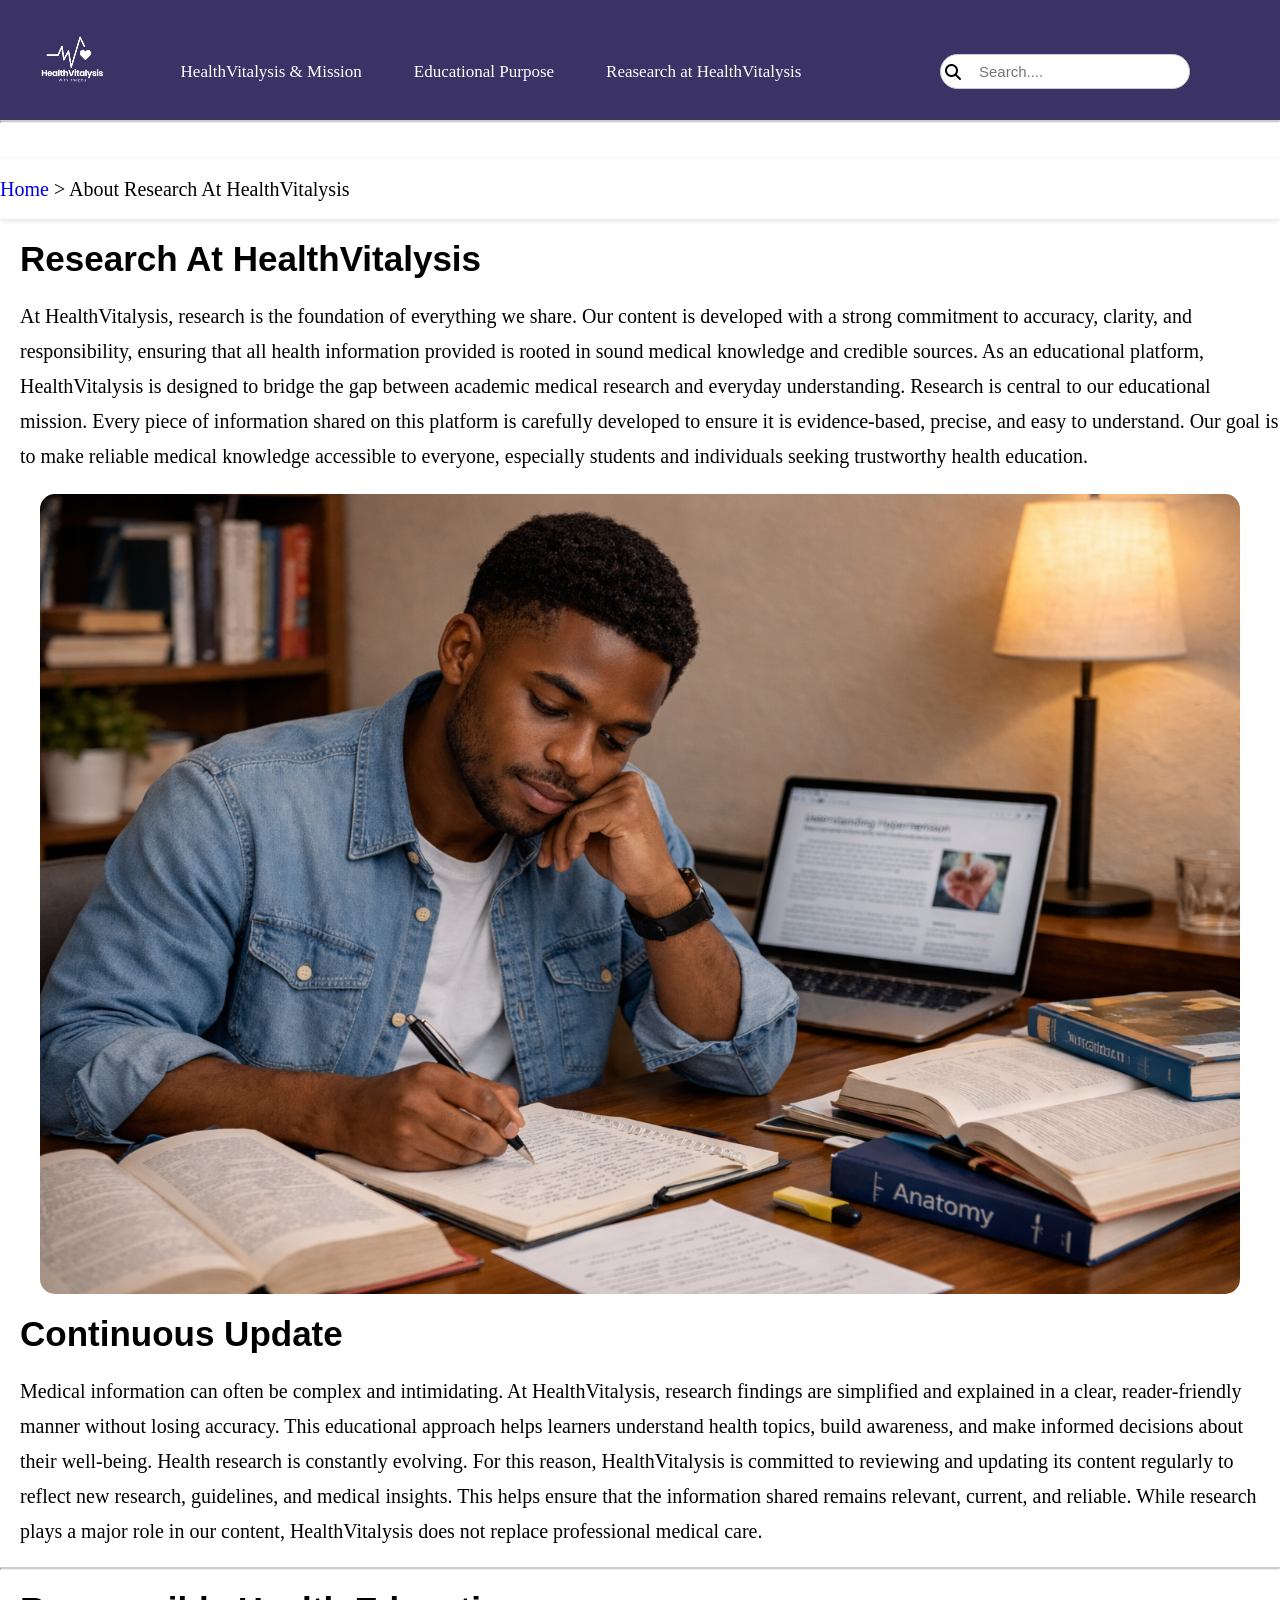
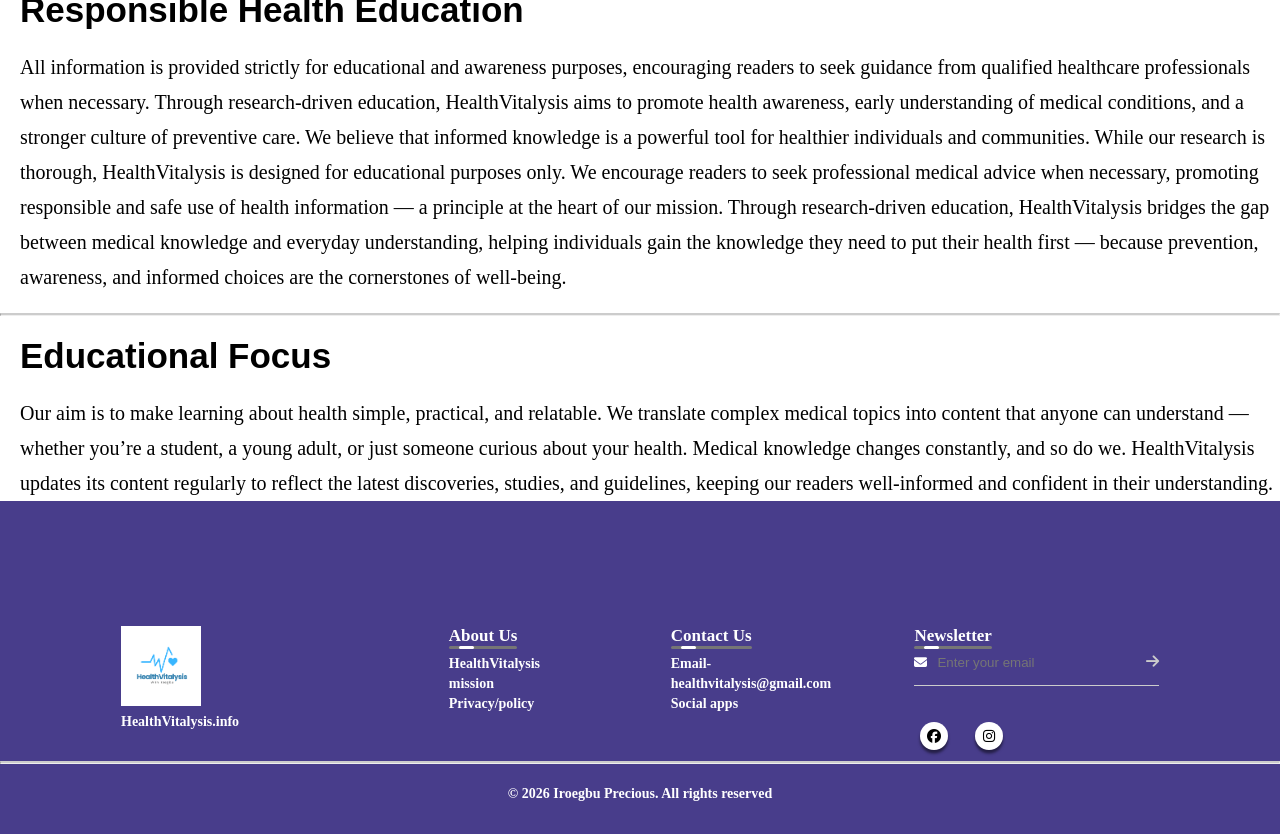
<file: myname/research.html>
<!DOCTYPE html>
<html lang="en">
<head>
    <meta charset="UTF-8">
    <meta name="description" content="setting of picture">
    <meta name="viewport" content="width=device-width" initial-scale="1.0">

    <meta name="keywords" content="breast lump, causes, types, symptoms">
    <meta name="author" content="precious">
    <title>Breast Lumps; Causes, Types, Symptoms</title>
    <link rel="stylesheet" href="research.css">
    <link rel="stylesheet" href="https://cdnjs.cloudflare.com/ajax/libs/font-awesome/6.5.0/css/all.min.css">
</head>
<body>
     <header class="main-header">
          <nav class="navbar">
          <input type="checkbox" id="check">
          <label for="check" class="checkbtn">
            <i class="fa-solid fa-bars fa-2xl"></i>
          </label>
        <div class="logo">
          <a href="#"><img src="images/mainpic2.jpg" width="130"></a>
          </div>
    
        <ul class="main-nav">
        <li><a href ="index.html">HealthVitalysis & Mission</a></li>    
        <li><a href ="educational.html">Educational Purpose</a></li>
        <li><a href ="research.html">Reasearch at HealthVitalysis</a></li>
        </ul>
       <div class="search">
        <div class="search-box">
          <input type="checkbox" id="toggle-search">
          <label for="toggle-search" class="toggle-label">
        <i class="fa-sharp fa-solid fa-magnifying-glass search-icon open-icon"></i> 
        </label>
        <input type="text" id="searchInput"  class="search-input" placeholder="Search....">
      <ul id="searchResults"></ul>
      
      </div>  
    </div>
    </nav>
    <hr><br><br>
   
    </header>
    <ul class="navbar-b">
    <li><a href ="index.html">Home </a></li>
    <li>  &gt  About Research At HealthVitalysis</li>
    </ul>

<h2>Research At HealthVitalysis</h2>
<p>At HealthVitalysis, research is the foundation of everything we share. Our content is developed with a strong commitment to accuracy, clarity, and responsibility,
   ensuring that all health information provided is rooted in sound medical knowledge and credible sources. As an educational platform, HealthVitalysis is designed to bridge the gap between academic medical research and everyday understanding.
   Research is central to our educational mission. Every piece of information shared on this platform is carefully developed to ensure it is evidence-based, precise, and easy to understand. Our goal is to make reliable medical
   knowledge accessible to everyone, especially students and individuals seeking trustworthy health education.</p>
<div class="research">
   <a href="#"><img src="images/research.jpg"></a>
</div>
<h2>Continuous Update</h2>
<p>Medical information can often be complex and intimidating. At HealthVitalysis, research findings are simplified and explained in a clear, reader-friendly manner without losing accuracy. This educational approach helps learners 
   understand health topics, build awareness, and make informed decisions about their well-being.
   Health research is constantly evolving. For this reason, HealthVitalysis is committed to reviewing and updating its content regularly to reflect new research, guidelines, and medical insights. 
   This helps ensure that the information shared remains relevant, current, and reliable.
   While research plays a major role in our content, HealthVitalysis does not replace professional medical care.</p> 
   <br>
<hr>
<h2>Responsible Health Education</h2>
<p>All information is provided strictly for educational and awareness purposes, encouraging readers to seek guidance from qualified healthcare professionals when necessary.
   Through research-driven education, HealthVitalysis aims to promote health awareness, early understanding of medical conditions, and a stronger culture of preventive care. We believe that informed knowledge is a powerful tool for healthier individuals and communities.
   While our research is thorough, HealthVitalysis is designed for educational purposes only. We encourage readers to seek professional medical advice when necessary, promoting responsible and safe use of health information — a principle at the heart of our mission.
   Through research-driven education, HealthVitalysis bridges the gap between medical knowledge and everyday understanding, helping individuals gain the knowledge they need to put their health first — because prevention, awareness, and informed choices are the cornerstones of well-being.</p>
   <br>
<hr>
<h2>Educational Focus</h2>
<p>Our aim is to make learning about health simple, practical, and relatable. We translate complex medical topics into content that anyone can understand — whether you’re a student, a young adult, or just someone curious about your health.
   Medical knowledge changes constantly, and so do we. HealthVitalysis updates its content regularly to reflect the latest discoveries, studies, and guidelines, keeping our readers well-informed and confident in their understanding.
</p>
         <footer>
        <section id="contact">
           <div class="row">
              <div class="col">
                <a href="#"><img src="images/mainpic.jpg" width="80"></a>
              <h4>HealthVitalysis.info</h4>
              </div>
              
              <div class="col">
                <h6>About Us <div class="underline"><span></span></div></h6>
                <h4>HealthVitalysis</h4>
                <h4>mission</h4>
                <h4>Privacy/policy</h4>
              </div>
              <div class="col">
                <h6>Contact Us<div class="underline"><span></span></div></h6>
                <h4>Email- <a href="mailto:healthvitalysis@gmail.com">healthvitalysis@gmail.com</a></h4>
                <h4>Social apps</h4>
               </div>
          
              <div class="col">
                   <h6>Newsletter<div class="underline"><span></span></div></h6>
                   <form action="https://formspree.io/f/mzdaypok" method="post">
                       <i class="fa-solid fa-envelope fa-1xl"></i>
                       <input type="email" name="Email" id="email" placeholder="Enter your email" required>
                       <button type="submit"><i class="a fa-solid fa-arrow-right fa-1xl"></i></button>
                   </form>
                  <div class="social-icons">
               <ul>
                    <li><a href="https://www.facebook.com/profile.php?id=61588484811067" target="_blank"><i class="fab fa-facebook"></i></a></li>
                    <li><a href="https://www.instagram.com/healthvitalysis" target="_blank"><i class="fab fa-instagram"></i></a></li>
              </ul>
            </div>
              </div>
           </div> 
           <hr><br>
           <h4 class="copyright">&copy 2026 Iroegbu Precious. All rights reserved</h4>
          </footer>
  </section>
  <script src="script.js"></script>
  </body>
    </html>
</file>
<file: myCode/style.css>
*{
    margin: 0;
    padding: 0;
    text-decoration: none;
    list-style: none;
    box-sizing: border-box;
}

body{
   font-family:  "montserrat";
}

.navbar {
  position: sticky;
  top: 0;
  z-index: 1000;
  background-color: #fff;
  display: flex;
  height: 80px;
  justify-content: space-between; /* This pushes logo to left and nav/search to right automatically */
  align-items: center;
  padding: 0 5%; /* Use percentages so it scales with the screen */
}



.nav-container {
  display: flex;
  align-items: center;
  gap: 10px;
}



nav {
    display: flex;
    align-items: center;
    justify-content: space-between;
    flex-wrap: wrap;
    gap: 20px;
    padding: 10px, 20px;
    margin-top: 20px;
}

.sub-header {
  background-color: #0077b6;
  color: white;
  padding: 40px 20px;
}

.navbar-b{
    display: flex;
    align-items: center;
    justify-content: space-between;
    flex-wrap: wrap;
    gap: 20px;
    padding: 10px, 20px;
    margin-top: 20px;
}

.navbar-b ul li a{
    color: white;
    padding: 7px 13px;
    font-size: 17px;
    text-decoration: none;
}

.navbar-b ul li a{
    background-color: transparent;
    transition: 0.5s;
    text-transform: uppercase;

}

.navbar-b ul li a:hover{
    background-color: black;
    border-radius: 20px;
}

.logo img{
    font-weight: bold;
    margin-bottom: 10px;
    padding: 0 30px;
    padding-left: 2px;
    margin: 0;
    margin-top: -29px;
}



.navbar ul{
    display: flex;
    align-items: center;
    margin-left: 10px;
    margin-top: 0px;
}

nav ul li{
    display: inline-block;
    line-height: 80px;
    gap: 35px;
    margin-left: 30px;
    margin-right: 25px;
    padding: 0%;
    margin-top: -25px;
    font-family: "Proxima Nova","Proxima Nova Fallback","sans-serif";
    list-style: none;
}

nav ul li a{
    color: rgb(74, 74, 247);
    padding: 7px 0;
    font-size: 17px;
    text-decoration: none;
    border-bottom: 2px solid transparent;
}

nav ul li a:hover{
    color:   #9b294f;
    transition: .3s;
    border-bottom: 2px solid   #9b294f;
}

.navbar {
  display: flex;
  align-items: center;
  justify-content: space-between; /* keep logo left, search right */
  padding: 10px 20px;
  position: sticky;
  top: 0;
  background: white;
  z-index: 1000;
}



.nav-links {
  display: flex;
  gap: 20px;
  list-style: none;
}



.search-box {
  position: relative;      /* for absolute results */
  flex-shrink: 0;          /* prevents the box from shrinking */
}



.search-input {
  width: 250px;
  transition: width 0.3s ease;
}



.search-input:focus {
  width: 300px;             /* expand to right on focus */
}



.checkbtn{
    font-size: 15px;
    color: black;
    line-height: 80px;
    margin-right: 40px;
    cursor: pointer;
    display: none;
}

#check{
    display: none;
}

@media (max-width: 952px){
    label.logo{
        font-size: 30px;
        padding-left: 10px;
    }

    nav ul li a{
        font-size: 16px;
    }

}

@media (max-width: 958px) {
  .sub-header {
    width: 100%;
  }



 /* Subnav container */

.subnav-ul {
  display: flex;
  flex-wrap: nowrap;
  gap: 2px;
  padding: 0;
  color: transparent;
  margin: 0;
  list-style: none;
  -webkit-overflow-scrolling: touch; /* smooth scrolling on mobile */
}



/* Subnav items */

.subnav-li {
  flex: 0 0 auto;
  white-space: nowrap;
  gap: 2px;
  padding: 4px, 6px;
}



/* Links */

.subnav-li a {
  text-decoration: none;
  color: transparent;
  padding: 4px 6px;
  display: block;
}

.subnav-ul,

.subnav-li,

.subnav-li a {

    gap: 2px;

}

#check:checked ~ .subnav-ul {
    left: initial;

}

 

.subnav-ul,

.subnav-li,

.subnav-li a{
    all: unset;
    padding-right: 35px;
    display: flex;
}

}

.subnav-ul {
    overflow-x: auto;
}

.search {
    align-items: center;
    margin-right: 60px;
    margin-left: 40px;
    margin-top: -15px;
}



.search-box {
    position: relative;
    display: flex;
    align-items: center;
    border-radius: 30px;
    border-bottom: 8px;
    padding: 6px 10px;
}

.search-icon {
    position: absolute;
    top: 50%;
    left: 15px;
    transform: translateY(-50%);
    font-size: 16px;
    color: black;
    display: none;
}

.search-input {
    width: 250px;
    padding: 8px 10px 8px 38px;  /* space for icon */
    border: 1px solid #ccc;
    border-radius: 20px;
    background-color: #fff;
    outline: none;
    color: #333;
    font-size: 15px;
}

.search-input:focus {
    border: 1px solid black;
}


#searchResults {
  position: absolute;
  top: 100%;        /* ⬅️ puts it UNDER the search input */
  left: 0;
  width: 100%;     /* same width as input */
  background-color: white;
  margin-top: 6px;
  padding: 0;
  list-style: none;
  max-height: 300px;
  overflow-y: auto;
  z-index: 9999;
}

#searchResults li {
  color: black;  
  padding: 10px 14px;
  cursor: pointer;
  white-space: nowrap;  /* prevents sideways growth */
}

#searchResults li,

#searchResults li a {
  color: black !important;
}



#searchResults li:hover a{
  background-color: rgb(8, 158, 245);
  border-radius: 15px;
}



@media (max-width: 1250px) {

 #searchResults {
  position: absolute;
  top: 100%;        /* ⬅️ puts it UNDER the search input */
  left: -47px;
  width: 100%;
  max-width: 300px;
  background: white;
  margin-top: 6px;
  display: none;
  padding: 0;
  list-style: none;
  max-height: 300px;
  overflow-y: auto;
  z-index: 9999;
  border: 1px solid #ccc; /* Optional: adds a border to match the input */
  border-radius: 8px;     /* Optional: matches your search box curves */
}

#searchResults.show {
  display: block;

}

#searchResults li {
  color: black;  
  padding: 10px 14px;
  cursor: pointer;
  white-space: nowrap;  /* prevents sideways growth */

}

#searchResults li,
#searchResults li a {
  color: black !important;

}



#searchResults li:hover a{
  background-color:  rgb(12, 122, 185);
  border-radius: 15px;

}

 .search-input {
    width: 180px;
    transition: width 0.3s ease;
    flex-shrink: 0;
  }



  .search-input:focus {
    width: 180px;
  }


    .search {
        position: absolute;
        top: 0;
        right: 15px;
        z-index: 9999;
    }

    .search-box {
        position: relative;
        display: flex;
        flex-direction: column;
        align-items: stretch;
        top: 5px;
        }

    .search-icon {
        position: absolute;
        top: 40px;
        right: 15px;
        left: auto;
        transform: none;
        font-size: 19px;
        color: black;
        display: none;
    }

    #toggle-search {
        display: none;
    }

    .toggle-label {
        position: relative;
        display: inline-block;
        cursor: pointer;
    }

    .search-input {
        display: none;
        right: 50px;           /* aligns it under the icon */
        top: 30px;
        width: 160px;
        position: relative;
    }
    #toggle-search:checked + label + .search-input {

        display: block;

    }
    #toggle-search:checked + label + .search-input {
        display: block;

    }
    .navbar {
    display: flex;
    justify-content: space-between;
    align-items: center;
    width: 100%;
    color: white;
  }


  label .logo {
    margin-left: 0;
    padding-left: 0; 
    margin-top: 20px;
    align-self: flex-start;
  }

  .checkbtn {
    position: absolute;
    right: 5px;     /* menu goes right */
    top: 5px;       /* adjust up/down */
    cursor: pointer;
  }
  .checkbtn{
        display: block;
        font-size: 16px;
        cursor: pointer;
        color: black;
    }

    nav ul {
        position: fixed;
        width: 94vw;
        height: 100vh;
        background: #3f77af;
        top: 80px;
        left: -100vw;
        text-align: center;
        transition: all .5s ease;
        z-index: 999;
        flex-direction: column;
         justify-content: flex-start;
        padding-top: 50px;
        list-style: none;
    }



    nav ul li{
         display: block;
         margin: 30px 0;
         line-height: 30px;
         text-align: center;
    }

    nav ul li a{
        font-size: 16px;
        color: white;
    }

    nav a:hover {
        background: none;
        color:black;
    }

    html, body {
        overflow-x: hidden;
    }

    #check:checked ~ ul {
        left: 0;
    }

    #check {
        display: none;
    }

    
    
}
header input[type="search"] {
  width: 50px;
}

  .navbar-b {
    display: flex;
    align-items: center;
    justify-content: flex-start;
    flex-wrap: wrap;
    gap: 5px;
    color: black;
    position: sticky;
    top: 0;
    font-size: 20px;
    z-index: 10; /* stay above content */
    box-shadow: 0 2px 5px rgba(0,0,0,0.1);
    min-height: 60px;
    width: 100vw;       /* full viewport width */
    left: 0;            /* ensure it starts at left edge */
    margin: 0;          /* remove any inherited margin */
}

#toggle-search {
    position: absolute;
    opacity: 0;
    pointer-events: none;
    width: 0;
    height: 0;
}



.close-icon {
    display: none;
    position: absolute;
    opacity: 0;
    pointer-events: none;
    width: 0;
    height: 0;
}

#checkbox{
    display: none;
}

.main-content {
    position: relative;
    padding-left: 40px; /* space for the line */
}

.main-content::before {
    content: "";
    position: absolute;
    top: 0;
    left: 50px;
    width: 3px;
    height: 100%;
    background-color:  #0077b6;
    border-radius: 1px;
}

@media (max-width: 1250px) {
.main-content::before {
    content: "";
    position: absolute;
    top: 0;
    left: 0;
    width: 0;
    height: 0;
    
}
.main-content {
    position: relative;
    padding-left: 0;
}

}


.side-content::before {
    content: "";
    position: absolute;
    top: 0;
    left: 0;
    width: 1px;
    height: 100%;
    background-color:  black;
    border-radius: 1px;

}

.nav-hr {
  border: none;
  height: 1px;
  background-color: #ccc;
  width: 100vw;
  margin-left: calc(-50vw + 50%);
}


.content-hr {
  width: auto;             /* Changed from 100% to auto so it respects margins */
  border: none;
  height: 1px;  
  background-color: #5589a5;
  
  /* MATCH YOUR TEXT INDENT: 
     Adjust the 40px below until it lines up perfectly with your 'How Should...' header */
  margin-left: 23px;       
  margin-right: 40px;      /* Keeps it from hitting the right sidebar */
  margin-top: -13px;
  margin-bottom: 12px;
}

.breast img {
    max-width: 100%;
    height: auto;
    display: block;
    margin: 20px auto;    /* Centers and adds space above/below */
    border-radius: 20px !important; /* The !important ensures desktop obeys */
    padding: 10px;        /* Adds a small frame around the photo */
}

@media (max-width: 768px) {
    .breast img {
        padding: 10px;      /* Reduced padding for smaller screens */
        border-radius: 15px;
    }
}

h1 {

    font-family:"Open Sans";
    white-space: normal;
    word-wrap: break-word;
    line-height: 1.2;
    font-size: 2.5rem;
    padding: 20px;
    margin-top: 0;
    margin-bottom: 2px;
}

.side-toggle {
  display: none;
  font-size: 24px;
  cursor: pointer;
}


.main-content p {
    font-family: "Open Sans";
    text-align: justify;
    font-size: 20px;
    line-height: 35px;
    padding: 20px;
    margin-top: -10px;
    margin-bottom: 18px;

}


.main-content ul {
  margin-bottom: 12px;
  margin-left: 25px;
  padding-left: 20px;
  list-style-type: none;
  font-size: 20px;
  font-family: "Open Sans";

}

.side-content ul{
  margin-bottom: 12px;
  margin-left: 0;
  padding-left: 0;
  list-style-type: none;
  font-size: 18px;

}

.side-content li{
    padding: 5px;
    margin-top: 9px;
}

.side-content p {
    font-size: 18px;
    padding-left: 3px;

}

.side-nav a.active {
  color: #5589a5;
  font-weight: 600;
  border-left: 3px solid #5589a5;
  padding-left: 10px;

}

/* --- MOBILE REFRESH FIX --- */
@media (max-width: 768px) {
    /* 1. Fix the squeezed text */
    h1, h2, .main-content p {
        padding: 15px;
        width: 100%;
        text-align: left;               /* Justify can sometimes look weird on small screens */
    }

    /* 2. Fix the giant header causing word cutoffs */
    h1 {
        font-size: 1.8rem !important;   /* Makes the title fit the screen width */
        line-height: 1.2;
        margin-top: 15px;
    }
    h3{
        font-size: 1.5rem;
        padding-bottom: 0;
        margin-bottom: 0;
    }
    h2 {
        font-size: 1.5rem !important;
    }

    /* 3. Adjust the main content paragraph */
    .main-content p {
        font-size: 20px !important;
        line-height: 35px;
        margin-top: 2px !important;  /* Adjust this number to pull text closer */
        padding-top: 0px !important;
        margin-bottom: 5px;

    }

    /* 4. Fix the blue line alignment */
    .main-content::before {
        display: none; /* Hide the vertical line on mobile to save space */
    }
    
    .main-content {
        padding-left: 0 !important;
        padding-right: 0 !important;
    }

    /* 5. Fix the list items */
    .main-content ul {
        padding: 20px !important; /* Ensures bullets don't fly off screen */
        font-size: 20px !important;
        margin-bottom: 5px;
        
    }

}
h2 {
    font-family: "Open Sans";
    text-align: justify;
    font-size: 30px;
    line-height: 1.6;
    padding: 20px;
    margin-top: 0;
    margin-bottom: 2px;

}

@media (max-width: 768px) {
    
    .main-content, #div2, .div {
        width: 100% !important;
        display: block !important;
    }
}
h3 {
    font-family:"Open Sans";
    line-height: 1.2;
    font-size: 24px;
    margin-bottom: 3px;
    padding: 20px;
    margin-top: 0;
    margin-bottom: 2px;

}

h6 {
    font-family:"Open Sans";
    font-size: 17px;
    position: relative;
    display: inline-block;
    padding-bottom: 8px;
}


.side-content h5 {
  position: sticky;      /* make the header stick inside the sidebar */
  top: 0;                /* sticks at the top of sidebar container */
  background: #f7f9fa;   /* same as sidebar so it doesn't overlap content */
  padding: 10px 0;       /* optional spacing */
  z-index: 10;           /* ensure it stays above list items */
  margin-bottom: 20px;
 font-size: 18px;

}


.b1 li::before {
    content: "\2022";
    color: rgb(41, 169, 207);
    display: inline-block;
    width: 1em;
    margin-left: -1em;
    margin-bottom: 28px;
    font-weight: 600;
    font-size: large;

}

@media (max-width: 858px){

    .b1 {
        all: unset;
        list-style: none;       /* keep your custom bullets */
        padding: 20px;     /* space for bullets */
        margin: 0;
        display: block;         /* FIX: never use flex on <ul> with custom bullets */
        font-size: 20px;
        margin-top: 0;
        padding-top: 0;

    }

.b1 li {
    /* REDUCE THIS: Changed from 18px to 8px to tighten vertical gap */
    margin-bottom: 5px;    
    display: list-item;     
    position: relative;
}

.b1 li::before {           
    content: "\2022";
    color: rgb(41, 169, 207);
    display: inline-block;
    width: 1em;
    margin-left: -1em;
    
    /* CHANGE THIS: Set to 0 or a very small number. 
       28px was pushing the text line away from the bottom. */
    margin-bottom: 0px; 
    
    font-weight: 600;
    font-size: large;
}
}



.div{
    width: 100%;

}


.disease-layout {
  display: flex;
  gap: 30px;
  align-items: flex-start;

}

.main-content {
    flex: 2;
    padding-right: 30px;
}

#div2{
    width: auto;

}

  .side-content {
  flex: 1;
  background: #fff;
  min-height: 100px;
  padding: 20px;
  border-radius: 12px;
  position: sticky;   /* keeps it visible while scrolling */
  top: 80px;          /* distance from top of viewport */
  align-self: flex-start; /* ensure it sticks to the top in flex layout */

}

@media (max-width: 768px) {
  .side-content {
    position: static;

  }

}

/* Hide side content on half-desktop and smaller */

@media (max-width: 1200px) {
  .side-content {
    display: none;

  }

}


@media (min-width: 1201px) {
  .side-content {
    display: block; /* or flex, depending on your layout */

  }

}

@media (max-width: 768px) {

  .disease-layout {
    flex-direction: column;

  }

}


.highlight{
    color: hsl(240, 78%, 66%);

}

body footer{
    background: darkslateblue;
}

footer{
    width: 100%;
    background:  linear-gradient(to right, #00093c #2d0b00);
    color: #fff;
    padding: 100px 0 30px;
    font-size: 13px;
    line-height: 20px;

}


.footer-content p{
    width: 100px;
    margin: auto;
}

.row{
    width: 85%;
    margin: auto;
    display: flex;
    flex-wrap: wrap;
    align-items: flex-start;
    justify-content: space-between;
    padding: 15px;

}

.col{
    flex-basis: 25%;
    padding: 10px;

}

.col:nth-child(2),.col:nth-child(3) {
    flex-basis: 15%;

}

.logo{
    width: 60px;
    margin-bottom: 30px;

}

.col p {
    padding: 0%;

}

 .col h3{
    width: fit-content;
    padding: 0%;
    margin-bottom: 20px;
    position: relative;

}

.col a {
    color: white;

}

.col form{
    padding-bottom: 15px;
    display: flex;
    align-items: center;
    justify-content: space-between;
    border-bottom: 1px solid #ccc;
    margin-bottom: 50px;

}

form .fa{
    font-size: 18px;
    margin-right: 10px;

}

form input{
    width: 100%;
    background: transparent;
    color: #ccc;
    border: 0;
    outline: none;
    padding-left: 10px;

}

form button{
    background: transparent;
    border: 0;
    outline: none;
    cursor: pointer;

}

form button .fa{
    font-size: 20px;
    color: #ccc;

}

form button .a {
     font-size: 15px;
     color: #ccc;

}

h4{
    font-size: 14px;
    border-bottom: 1px;
    font-family: "Open Sans";

}

.social-icons {
  position: relative;
}

.social-icons ul {
  position: absolute;
  left: 0;
  top: 50%;
  transform: translateY(-50%);
  display: flex;
  padding-left: 0;
  margin-left: 0;

}

.social-icons ul li {
    list-style: none;
    padding-left: 10px;

}

@media (max-width: 858px) {
  .social-icons ul {
    position: absolute;
   transform: translate(-10%, -70%);
   display: flex;
  }
}

.social-icons .fab{
    font-size: 20px;
    line-height: 40px;
    width: 40px;
    height: 40px;
    border-radius: 40px;
    text-align: center;
    background: #fff;
    color: #000;
    margin-right: 15px;
    cursor: pointer;
    transition: 0.5s;
    box-shadow: 0 5px 4px rgba(0,0,0, .5);
    transform: scale(0.7);
}

.social-icons .fab:hover{
    color: #fff;

}

.social-icons ul li .fab:hover{
    transform: translate(0, -10px);

}


.social-icons ul li:nth-child(1) .fab:hover {
  background-color: #1877F2;

}


.social-icons ul li:nth-child(2) .fab:hover {
  background-color: #E4405F;

}

.copyright{
    text-align: center;

}

.underline{
    width: 100%;
    height: 3px;
    background: #767676;
    border-radius: 4px;
    position: absolute;
    top: 20px;
    left: 0;
    bottom: 0;
    overflow: hidden;

}

.underline span{
    width: 15px;
    height: 100%;
    background: #fff;
    border-radius: 3px;
    position: absolute;
    top: 0;
    left: 10px;
    animation: moving 2s linear infinite;

}

@keyframes moving{

    0%{
        left: -20px;
    }
    100%{
        left: 100%;

    }

}

@media (max-width: 700px){

    footer{
        bottom: unset;

    }

    .col{
    flex-basis: 25%;
    }

    .col:nth-child(2),.col:nth-child(3) {
    flex-basis: 100%;

    }

}

 @media (max-width: 1440px){

    .card-container {
        display: flex;
        flex-direction: row;
        gap: 1rem;

    }

 }


 @media (max-width: 1024px){

    .card{
        width: 250px;
        height: 350px;

    }

 }


 @media (max-width: 600px){

    .card-container{
        flex-direction: column;

    }

   

 }
</file>
<file: myname/style.css>
*{
    margin: 0;
    padding: 0;
    text-decoration: none;
    list-style: none;
    box-sizing: border-box;
}

body{
   font-family:  "montserrat";
}

.navbar {
  position: sticky;
  top: 0;
  z-index: 1000;
  background-color: #fff;
  display: flex;
  height: 80px;
  justify-content: space-between; /* This pushes logo to left and nav/search to right automatically */
  align-items: center;
  padding: 0 5%; /* Use percentages so it scales with the screen */
}



.nav-container {
  display: flex;
  align-items: center;
  gap: 10px;
}



nav {
    display: flex;
    align-items: center;
    justify-content: space-between;
    flex-wrap: wrap;
    gap: 20px;
    padding: 10px, 20px;
    margin-top: 20px;
}

.sub-header {
  background-color: #0077b6;
  color: white;
  padding: 40px 20px;
}

.navbar-b{
    display: flex;
    align-items: center;
    justify-content: space-between;
    flex-wrap: wrap;
    gap: 20px;
    padding: 10px, 20px;
    margin-top: 20px;
}

.navbar-b ul li a{
    color: white;
    padding: 7px 13px;
    font-size: 17px;
    text-decoration: none;
}

.navbar-b ul li a{
    background-color: transparent;
    transition: 0.5s;
    text-transform: uppercase;

}

.navbar-b ul li a:hover{
    background-color: black;
    border-radius: 20px;
}

.logo img{
    font-weight: bold;
    margin-bottom: 10px;
    padding: 0 30px;
    padding-left: 2px;
    margin: 0;
    margin-top: -29px;
}



.navbar ul{
    display: flex;
    align-items: center;
    margin-left: 10px;
    margin-top: 0px;
}

nav ul li{
    display: inline-block;
    line-height: 80px;
    gap: 35px;
    margin-left: 30px;
    margin-right: 25px;
    padding: 0%;
    margin-top: -25px;
    font-family: "Proxima Nova","Proxima Nova Fallback","sans-serif";
    list-style: none;
}

nav ul li a{
    color: rgb(74, 74, 247);
    padding: 7px 0;
    font-size: 17px;
    text-decoration: none;
    border-bottom: 2px solid transparent;
}

nav ul li a:hover{
    color:   #9b294f;
    transition: .3s;
    border-bottom: 2px solid   #9b294f;
}

.navbar {
  display: flex;
  align-items: center;
  justify-content: space-between; /* keep logo left, search right */
  padding: 10px 20px;
  position: sticky;
  top: 0;
  background: white;
  z-index: 1000;
}



.nav-links {
  display: flex;
  gap: 20px;
  list-style: none;
}



.search-box {
  position: relative;      /* for absolute results */
  flex-shrink: 0;          /* prevents the box from shrinking */
}



.search-input {
  width: 250px;
  transition: width 0.3s ease;
}



.search-input:focus {
  width: 300px;             /* expand to right on focus */
}



.checkbtn{
    font-size: 15px;
    color: black;
    line-height: 80px;
    margin-right: 40px;
    cursor: pointer;
    display: none;
}

#check{
    display: none;
}

@media (max-width: 952px){
    label.logo{
        font-size: 30px;
        padding-left: 10px;
    }

    nav ul li a{
        font-size: 16px;
    }

}

@media (max-width: 958px) {
  .sub-header {
    width: 100%;
  }



 /* Subnav container */

.subnav-ul {
  display: flex;
  flex-wrap: nowrap;
  gap: 2px;
  padding: 0;
  color: transparent;
  margin: 0;
  list-style: none;
  -webkit-overflow-scrolling: touch; /* smooth scrolling on mobile */
}



/* Subnav items */

.subnav-li {
  flex: 0 0 auto;
  white-space: nowrap;
  gap: 2px;
  padding: 4px, 6px;
}



/* Links */

.subnav-li a {
  text-decoration: none;
  color: transparent;
  padding: 4px 6px;
  display: block;
}

.subnav-ul,

.subnav-li,

.subnav-li a {

    gap: 2px;

}

#check:checked ~ .subnav-ul {
    left: initial;

}

 

.subnav-ul,

.subnav-li,

.subnav-li a{
    all: unset;
    padding-right: 35px;
    display: flex;
}

}

.subnav-ul {
    overflow-x: auto;
}

.search {
    align-items: center;
    margin-right: 60px;
    margin-left: 40px;
    margin-top: -15px;
}



.search-box {
    position: relative;
    display: flex;
    align-items: center;
    border-radius: 30px;
    border-bottom: 8px;
    padding: 6px 10px;
}

.search-icon {
    position: absolute;
    top: 50%;
    left: 15px;
    transform: translateY(-50%);
    font-size: 16px;
    color: black;
    display: none;
}

.search-input {
    width: 250px;
    padding: 8px 10px 8px 38px;  /* space for icon */
    border: 1px solid #ccc;
    border-radius: 20px;
    background-color: #fff;
    outline: none;
    color: #333;
    font-size: 15px;
}

.search-input:focus {
    border: 1px solid black;
}


#searchResults {
  position: absolute;
  top: 100%;        /* ⬅️ puts it UNDER the search input */
  left: 0;
  width: 100%;     /* same width as input */
  background-color: white;
  margin-top: 6px;
  padding: 0;
  list-style: none;
  max-height: 300px;
  overflow-y: auto;
  z-index: 9999;
}

#searchResults li {
  color: black;  
  padding: 10px 14px;
  cursor: pointer;
  white-space: nowrap;  /* prevents sideways growth */
}

#searchResults li,

#searchResults li a {
  color: black !important;
}



#searchResults li:hover a{
  background-color: rgb(8, 158, 245);
  border-radius: 15px;
}



@media (max-width: 1250px) {

 #searchResults {
  position: absolute;
  top: 100%;        /* ⬅️ puts it UNDER the search input */
  left: -47px;
  width: 100%;
  max-width: 300px;
  background: white;
  margin-top: 6px;
  display: none;
  padding: 0;
  list-style: none;
  max-height: 300px;
  overflow-y: auto;
  z-index: 9999;
  border: 1px solid #ccc; /* Optional: adds a border to match the input */
  border-radius: 8px;     /* Optional: matches your search box curves */
}

#searchResults.show {
  display: block;

}

#searchResults li {
  color: black;  
  padding: 10px 14px;
  cursor: pointer;
  white-space: nowrap;  /* prevents sideways growth */

}

#searchResults li,
#searchResults li a {
  color: black !important;

}



#searchResults li:hover a{
  background-color:  rgb(12, 122, 185);
  border-radius: 15px;

}

 .search-input {
    width: 180px;
    transition: width 0.3s ease;
    flex-shrink: 0;
  }



  .search-input:focus {
    width: 300px;   /* expands but DOES NOT break nav */
  }


    .search {
        position: absolute;
        top: 0;
        right: 20px;
        z-index: 9999;
    }

    .search-box {
        position: relative;
        display: flex;
        flex-direction: column;
        align-items: stretch;
        }

    .search-icon {
        position: absolute;
        top: 40px;
        right: 15px;
        left: auto;
        transform: none;
        font-size: 19px;
        color: black;
        display: none;
    }

    #toggle-search {
        display: none;
    }

    .toggle-label {
        position: relative;
        display: inline-block;
        cursor: pointer;
    }

    .search-input {
        display: none;
        right: 50px;           /* aligns it under the icon */
        top: 20px;
        width: 160px;
        position: relative;
    }
    #toggle-search:checked + label + .search-input {

        display: block;

    }
    #toggle-search:checked + label + .search-input {
        display: block;

    }
    .navbar {
    display: flex;
    justify-content: space-between;
    align-items: center;
    width: 100%;
    color: white;
  }


  label .logo {
    margin-left: 0;
    padding-left: 0; 
    margin-top: 20px;
    align-self: flex-start;
  }

  .checkbtn {
    position: absolute;
    right: 5px;     /* menu goes right */
    top: 5px;       /* adjust up/down */
    cursor: pointer;
  }
  .checkbtn{
        display: block;
        font-size: 16px;
        cursor: pointer;
        color: black;
    }

    nav ul {
        position: fixed;
        width: 94vw;
        height: 100vh;
        background: #3f77af;
        top: 80px;
        left: -100vw;
        text-align: center;
        transition: all .5s ease;
        z-index: 999;
        flex-direction: column;
         justify-content: flex-start;
        padding-top: 50px;
        list-style: none;
    }



    nav ul li{
         display: block;
         margin: 30px 0;
         line-height: 30px;
         text-align: center;
    }

    nav ul li a{
        font-size: 16px;
        color: white;
    }

    nav a:hover {
        background: none;
        color:black;
    }

    html, body {
        overflow-x: hidden;
    }

    #check:checked ~ ul {
        left: 0;
    }

    #check {
        display: none;
    }

    }



header input[type="search"] {
  width: 50px;
}

  .navbar-b {
    display: flex;
    align-items: center;
    justify-content: flex-start;
    flex-wrap: wrap;
    gap: 5px;
    color: black;
    position: sticky;
    top: 0;
    font-size: 20px;
    z-index: 10; /* stay above content */
    box-shadow: 0 2px 5px rgba(0,0,0,0.1);
    min-height: 60px;
    width: 100vw;       /* full viewport width */
    left: 0;            /* ensure it starts at left edge */
    margin: 0;          /* remove any inherited margin */
}

#toggle-search {
    position: absolute;
    opacity: 0;
    pointer-events: none;
    width: 0;
    height: 0;
}



.close-icon {
    display: none;
    position: absolute;
    opacity: 0;
    pointer-events: none;
    width: 0;
    height: 0;
}

#checkbox{
    display: none;
}

.main-content {
    position: relative;
    padding-left: 40px; /* space for the line */
}

.main-content::before {
    content: "";
    position: absolute;
    top: 0;
    left: 50px;
    width: 3px;
    height: 100%;
    background-color:  #0077b6;
    border-radius: 1px;
}

@media (max-width: 1250px) {
.main-content::before {
    content: "";
    position: absolute;
    top: 0;
    left: 0;
    width: 0;
    height: 0;
    
}
.main-content {
    position: relative;
    padding-left: 0;
}

}


.side-content::before {
    content: "";
    position: absolute;
    top: 0;
    left: 0;
    width: 1px;
    height: 100%;
    background-color:  black;
    border-radius: 1px;

}

.nav-hr {
  border: none;
  height: 1px;
  background-color: #ccc;
  width: 100vw;
  margin-left: calc(-50vw + 50%);
}


.content-hr {
  width: auto;             /* Changed from 100% to auto so it respects margins */
  border: none;
  height: 1px;  
  background-color: #5589a5;
  
  /* MATCH YOUR TEXT INDENT: 
     Adjust the 40px below until it lines up perfectly with your 'How Should...' header */
  margin-left: 23px;       
  margin-right: 40px;      /* Keeps it from hitting the right sidebar */
  margin-top: -13px;
  margin-bottom: 12px;
}

.breast {
  max-width: 100%;
  height: auto;
  padding: 30px;
  overflow: hidden;
  border-radius: 10px;
}


h1 {

    font-family:"Open Sans";
    white-space: normal;
    word-wrap: break-word;
    line-height: 1.2;
    font-size: 2.5rem;
    padding: 20px;
    margin-top: 0;
    margin-bottom: 2px;
}

.side-toggle {
  display: none;
  font-size: 24px;
  cursor: pointer;
}


.main-content p {
    font-family: "Open Sans";
    text-align: justify;
    font-size: 20px;
    line-height: 35px;
    padding: 20px;
    margin-top: -10px;
    margin-bottom: 18px;

}


.main-content ul {
  margin-bottom: 12px;
  margin-left: 25px;
  padding-left: 20px;
  list-style-type: none;
  font-size: 20px;

}

.side-content ul{
  margin-bottom: 12px;
  margin-left: 0;
  padding-left: 0;
  list-style-type: none;
  font-size: 18px;

}

.side-content li{
    padding: 5px;
    margin-top: 9px;
}

.side-content p {
    font-size: 18px;
    padding-left: 3px;

}

.side-nav a.active {
  color: #5589a5;
  font-weight: 600;
  border-left: 3px solid #5589a5;
  padding-left: 10px;

}

/* --- MOBILE REFRESH FIX --- */
@media (max-width: 768px) {
    /* 1. Fix the squeezed text */
    h1, h2, .main-content p {
        padding: 15px;
        width: 100%;
        text-align: left;               /* Justify can sometimes look weird on small screens */
    }

    /* 2. Fix the giant header causing word cutoffs */
    h1 {
        font-size: 1.8rem !important;   /* Makes the title fit the screen width */
        line-height: 1.2;
        margin-top: 15px;
    }
    h3{
        font-size: 1.5rem;
        padding-bottom: 0;
        margin-bottom: 0;
    }
    h2 {
        font-size: 1.5rem !important;
    }

    /* 3. Adjust the main content paragraph */
    .main-content p {
        font-size: 20px !important;
        line-height: 35px;
        margin-top: -5px !important;  /* Adjust this number to pull text closer */
        padding-top: 0px !important;

    }

    /* 4. Fix the blue line alignment */
    .main-content::before {
        display: none; /* Hide the vertical line on mobile to save space */
    }
    
    .main-content {
        padding-left: 0 !important;
        padding-right: 0 !important;
    }

    /* 5. Fix the list items */
    .main-content ul {
        padding: 20px !important; /* Ensures bullets don't fly off screen */
        font-size: 20px !important;
    }

}
h2 {
    font-family: "Open Sans";
    text-align: justify;
    font-size: 30px;
    line-height: 1.6;
    padding: 20px;
    margin-top: 0;
    margin-bottom: 2px;

}

@media (max-width: 768px) {
    
    .main-content, #div2, .div {
        width: 100% !important;
        display: block !important;
    }
}
h3 {
    font-family:"Open Sans";
    line-height: 1.2;
    font-size: 24px;
    margin-bottom: 3px;
    padding: 20px;
    margin-top: 0;
    margin-bottom: 2px;

}

h6 {
    font-family:"Open Sans";
    font-size: 17px;
    position: relative;
    display: inline-block;
    padding-bottom: 8px;
}


.side-content h5 {
  position: sticky;      /* make the header stick inside the sidebar */
  top: 0;                /* sticks at the top of sidebar container */
  background: #f7f9fa;   /* same as sidebar so it doesn't overlap content */
  padding: 10px 0;       /* optional spacing */
  z-index: 10;           /* ensure it stays above list items */
  margin-bottom: 20px;
 font-size: 18px;

}


.b1 li::before {
    content: "\2022";
    color: rgb(41, 169, 207);
    display: inline-block;
    width: 1em;
    margin-left: -1em;
    margin-bottom: 28px;
    font-weight: 600;
    font-size: large;

}

@media (max-width: 858px){

    .b1 {
        all: unset;
        list-style: none;       /* keep your custom bullets */
        padding-left: 20px;     /* space for bullets */
        margin: 0;
        display: block;         /* FIX: never use flex on <ul> with custom bullets */
        font-size: 20px;

    }

    .b1 li {
        margin-bottom: 18px;    /* spacing between items */
        display: list-item;     /* ensures bullet + text align */
        position: relative;

    }


    .b1 li::before {          
        content: "\2022";
        color: rgb(41, 169, 207);
        display: inline-block;
        width: 1em;
        margin-left: -1em;
        margin-bottom: 28px;
        font-weight: 600;
       font-size: large;
    }

}



.div{
    width: 100%;

}


.disease-layout {
  display: flex;
  gap: 30px;
  align-items: flex-start;

}

.main-content {
    flex: 2;
    padding-right: 30px;
}

#div2{
    width: auto;

}

  .side-content {
  flex: 1;
  background: #fff;
  min-height: 100px;
  padding: 20px;
  border-radius: 12px;
  position: sticky;   /* keeps it visible while scrolling */
  top: 80px;          /* distance from top of viewport */
  align-self: flex-start; /* ensure it sticks to the top in flex layout */

}

@media (max-width: 768px) {
  .side-content {
    position: static;

  }

}

/* Hide side content on half-desktop and smaller */

@media (max-width: 1200px) {
  .side-content {
    display: none;

  }

}


@media (min-width: 1201px) {
  .side-content {
    display: block; /* or flex, depending on your layout */

  }

}

@media (max-width: 768px) {

  .disease-layout {
    flex-direction: column;

  }

}


.highlight{
    color: hsl(240, 78%, 66%);

}

body footer{
    background: darkslateblue;
}

footer{
    width: 100%;
    background:  linear-gradient(to right, #00093c #2d0b00);
    color: #fff;
    padding: 100px 0 30px;
    font-size: 13px;
    line-height: 20px;

}


.footer-content p{
    width: 100px;
    margin: auto;
}

.row{
    width: 85%;
    margin: auto;
    display: flex;
    flex-wrap: wrap;
    align-items: flex-start;
    justify-content: space-between;
    padding: 15px;

}

.col{
    flex-basis: 25%;
    padding: 10px;

}

.col:nth-child(2),.col:nth-child(3) {
    flex-basis: 15%;

}

.logo{
    width: 60px;
    margin-bottom: 30px;

}

.col p {
    padding: 0%;

}

 .col h3{
    width: fit-content;
    padding: 0%;
    margin-bottom: 20px;
    position: relative;

}

.col a {
    color: white;

}

.col form{
    padding-bottom: 15px;
    display: flex;
    align-items: center;
    justify-content: space-between;
    border-bottom: 1px solid #ccc;
    margin-bottom: 50px;

}

form .fa{
    font-size: 18px;
    margin-right: 10px;

}

form input{
    width: 100%;
    background: transparent;
    color: #ccc;
    border: 0;
    outline: none;
    padding-left: 10px;

}

form button{
    background: transparent;
    border: 0;
    outline: none;
    cursor: pointer;

}

form button .fa{
    font-size: 20px;
    color: #ccc;

}

form button .a {
     font-size: 15px;
     color: #ccc;

}

h4{
    font-size: 14px;
    border-bottom: 1px;
    font-family: "Open Sans";

}

.social-icons {
  position: relative;
}

.social-icons ul {
  position: absolute;
  left: 0;
  top: 50%;
  transform: translateY(-50%);
  display: flex;
  padding-left: 0;
  margin-left: 0;

}

.social-icons ul li {
    list-style: none;
    padding-left: 10px;

}

@media (max-width: 858px) {
  .social-icons ul {
    position: absolute;
   transform: translate(-10%, -70%);
   display: flex;
  }
}

.social-icons .fab{
    font-size: 20px;
    line-height: 40px;
    width: 40px;
    height: 40px;
    border-radius: 40px;
    text-align: center;
    background: #fff;
    color: #000;
    margin-right: 15px;
    cursor: pointer;
    transition: 0.5s;
    box-shadow: 0 5px 4px rgba(0,0,0, .5);
    transform: scale(0.7);
}

.social-icons .fab:hover{
    color: #fff;

}

.social-icons ul li .fab:hover{
    transform: translate(0, -10px);

}


.social-icons ul li:nth-child(1) .fab:hover {
  background-color: #1877F2;

}


.social-icons ul li:nth-child(2) .fab:hover {
  background-color: #E4405F;

}

.copyright{
    text-align: center;

}

.underline{
    width: 100%;
    height: 3px;
    background: #767676;
    border-radius: 4px;
    position: absolute;
    top: 20px;
    left: 0;
    bottom: 0;
    overflow: hidden;

}

.underline span{
    width: 15px;
    height: 100%;
    background: #fff;
    border-radius: 3px;
    position: absolute;
    top: 0;
    left: 10px;
    animation: moving 2s linear infinite;

}

@keyframes moving{

    0%{
        left: -20px;
    }
    100%{
        left: 100%;

    }

}

@media (max-width: 700px){

    footer{
        bottom: unset;

    }

    .col{
    flex-basis: 25%;
    }

    .col:nth-child(2),.col:nth-child(3) {
    flex-basis: 100%;

    }

}

 @media (max-width: 1440px){

    .card-container {
        display: flex;
        flex-direction: row;
        gap: 1rem;

    }

 }


 @media (max-width: 1024px){

    .card{
        width: 250px;
        height: 350px;

    }

 }


 @media (max-width: 600px){

    .card-container{
        flex-direction: column;

    }

   

 }
</file>
<file: myCode/educational.css>
*{
    margin: 0;
    padding: 0;
    text-decoration: none;
    list-style: none;
    box-sizing: border-box;
}
body{
   font-family:  "montserrat";
}

.navbar {
  position: sticky;
  top: 0;
  z-index: 1000;
  display: flex;
  height: 80px;
  padding: 40px 20px; /* 40px adds more space to the top and bottom */
  min-height: 120px;  /* Ensures the 'body' of the bar is thick enough */
  width: 100%;
  background-color: #3b3266;
  align-items: center;
  justify-content: space-between;
  margin: 0;   /* VERY IMPORTANT */
}
.nav-container {
  display: flex;
  align-items: center;
  gap: 10px;
}

nav {
    display: flex;
    align-items: center;
    justify-content: space-between;
    flex-wrap: wrap;
    gap: 20px;
    padding: 10px, 20px;
    margin-top: 20px;
}

.logo img{
    margin-bottom: 10px;
    padding: 0 30px;
    padding-left: 2px;
    margin: 0;
    margin-top: -29px;
    mix-blend-mode: screen;
}


.navbar ul{
    display: flex;
    align-items: center;
    margin-left: 10px;
    margin-top: 0px;
}

nav ul li{
    display: inline-block;
    line-height: 80px;
    gap: 35px;
    margin-left: 27px;
    margin-right: 25px;
    padding: 0%;
    margin-top: -40px;
    font-family: "Open Sans";
    list-style: none;
}
nav ul li a{
   color: #000;
    padding: 7px 0;
    font-size: 17px;
    text-decoration: none;
    border-bottom: 2px solid transparent;
    color: white;

}
nav ul li a:hover{
    color:  black;
    transition: .3s;
    border-bottom: 2px solid black;
}

.nav-links {
  display: flex;
  gap: 20px;
  list-style: none;
}

.search-box {
  position: relative;      /* for absolute results */
  flex-shrink: 0;          /* prevents the box from shrinking */
}

.search-input {
  width: 200px;
  transition: width 0.3s ease;
}

.search-input:focus {
  width: 300px;             /* expand to right on focus */
}

.checkbtn{
    font-size: 15px;
    color: black;
    line-height: 80px;
    margin-right: 40px;
    cursor: pointer;
    display: none;

}
#check{
    display: none;

}
@media (max-width: 952px){
    label.logo{
        font-size: 30px;
        padding-left: 10px;
    }
    nav ul li a{
        font-size: 16px;
    }
}


.search {
    align-items: center;
    margin-right: 60px;
    margin-left: 40px;
    margin-top: -40px;
}


.search-box {
    position: relative;
    display: flex;
    align-items: center;
    border-radius: 30px;
    padding: 6px 10px;
}

.search-icon {
    position: absolute;
    top: 50%;
    left: 15px;
    transform: translateY(-50%);
    font-size: 16px;
    color: black;
}

.search-input {
    width: 250px;
    padding: 8px 10px 8px 38px;  /* space for icon */
    border: 1px solid #ccc;
    border-radius: 20px;
    background-color: #fff;
    outline: none;
    color: #333;
    font-size: 15px;
}

.search-input:focus {
    border: 1px solid black;
}
/* container must be relative */


/* results go BELOW the input */
#searchResults {
  position: absolute;
  top: 100%;        /* ⬅️ puts it UNDER the search input */
  left: 0;
  width: 100%;     /* same width as input */
  background-color: white;
  margin-top: 6px;
  padding: 0;
  list-style: none;
  max-height: 300px;
  overflow-y: auto;
  z-index: 9999;
}

/* each result */
#searchResults li {
  color: black;  
  padding: 10px 14px;
  cursor: pointer;
  white-space: nowrap;  /* prevents sideways growth */
}
#searchResults li,
#searchResults li a {
  color: black !important;
}

#searchResults li:hover a{
  background-color: rgb(184, 27, 216);
  border-radius: 15px;
}


 .navbar-b {
    display: flex;
    align-items: center;
    justify-content: flex-start;
    flex-wrap: wrap;
    gap: 5px;
    color: black;
    background-color: white;
    position: sticky;
    top: 0;
    font-size: 20px;
    z-index: 10; /* stay above content */
    box-shadow: 0 2px 5px rgba(0,0,0,0.1); 
    min-height: 60px;
    width: 100vw;       /* full viewport width */
    left: 0;            /* ensure it starts at left edge */
    margin: 0;          /* remove any inherited margin */
}
#toggle-search {
    position: absolute;
    opacity: 0;
    pointer-events: none;
    width: 0;
    height: 0;
}

.close-icon {
    display: none;
    position: absolute;
    opacity: 0;
    pointer-events: none;
    width: 0;
    height: 0;
}
#checkbox{
    display: none;
}

@media (max-width: 1250px) {
 #searchResults {
  position: absolute;
  top: 100%;        /* ⬅️ puts it UNDER the search input */
  left: -47px;
  width: 100%;
  max-width: 300px;
  background: white;
  margin-top: 6px;
  display: none;
  padding: 0;
  list-style: none;
  max-height: 300px;
  overflow-y: auto;
  z-index: 9999;
  border: 1px solid #ccc; /* Optional: adds a border to match the input */
  border-radius: 8px;     /* Optional: matches your search box curves */
}
#searchResults.show {
  display: block;
}

/* each result */
#searchResults li {
  color: black;  
  padding: 10px 14px;
  cursor: pointer;
  white-space: nowrap;  /* prevents sideways growth */
}
#searchResults li,
#searchResults li a {
  color: black !important;
}

#searchResults li:hover a{
  background-color:  rgb(184, 27, 216);
  border-radius: 15px;
}
  

  .search-input:focus {
    width: 180px;   /* expands but DOES NOT break nav */
  }

    .search {
        position: absolute;
        top: 0;
        right: 15px;
        z-index: 9999;
    }
    .search-box {
        position: relative;
        display: flex;
        flex-direction: column;
        align-items: stretch;
        top: 43px;
       
       
}
    .search-icon {
        position: absolute;
        top: 43px;
        right: 15px;
        left: auto;
        transform: none;
        font-size: 19px;
        color: black;
    }


    #toggle-search {
        display: none;
    }

    /* The label that holds the icons */
    .toggle-label {
        position: relative;
        display: inline-block;
        cursor: pointer;
    }

    .search-input {
        display: none;
        right: 50px;           /* aligns it under the icon */
        top: 30px;
        width: 160px;
        position: relative;
    } 

    #toggle-search:checked + label + .search-input {
        display: block;
    }

    #toggle-search:checked + label + .search-input {
        display: block;
    }
     .checkbtn{
        display: block;
        font-size: 16px;
        cursor: pointer;
        color: black;
    }
    nav ul {
        position: fixed;
        width: 94vw;
        height: 100vh;
        background:  #2d3c80;
        top: 80px;
        left: -100vw;
        text-align: center;
        transition: all .5s ease;
        z-index: 999;
        flex-direction: column;
         justify-content: flex-start;
        padding-top: 50px;
        list-style: none;

    }
    
    nav ul li{
         display: block;
         margin: 30px 0;
         line-height: 30px;
         text-align: center;
         padding: 20px;
    }
    nav ul li a{
        font-size: 16px;
    }
    a:hover,a.active{
        background: none;
        color: black;
    }
    html, body {
        overflow-x: hidden;
    }
    #check:checked ~ ul {
        left: 0;
    }
    #check {
        display: none;
    }
    .navbar {
    display: flex;
    justify-content: space-between; 
    align-items: center;
    width: 100%;
  }

  label .logo {
    margin-left: 0;
    padding-left: 0;   
    margin-top: 20px;
    align-self: flex-start;
  }

  .checkbtn {
    position: absolute;
    right: 5px;     /* menu goes right */
    top: 22px;       /* adjust up/down */
    cursor: pointer;
  }
    }
    
header input[type="search"] {
  width: 50px;
} 
    
  .navbar-b {
    display: flex;
    align-items: center;
    justify-content: flex-start;
    flex-wrap: wrap;
    gap: 5px;
    color: black;
    background-color: white;
    position: sticky;
    top: 0;
    font-size: 20px;
    z-index: 10; /* stay above content */
    box-shadow: 0 2px 5px rgba(0,0,0,0.1); 
    min-height: 60px;
    width: 100vw;       /* full viewport width */
    left: 0;            /* ensure it starts at left edge */
    margin: 0;          /* remove any inherited margin */
}

hr{
    border-top: 1px solid #ccc;
}
p{
    font-size: 20px;
    font-family: 'Open Sans';
    line-height: 35px;
    padding-left: 20px;

}
h3{
     font-size: 30px;
     font-family: 'Open Sans' sans-serif;
     padding: 20px;
}
h1{
    font-family: 'Open Sans', sans-serif;
    padding: 20px;
    font-size: 45px;
}
h5{
    font-family: 'Open Sans', sans-serif;
    padding: 20px;
    font-size: 34px;
}
h2{
     font-family: 'Open Sans', sans-serif;
     font-size: 35px;
     padding: 20px;
}
.b1 {
    padding-left: 20px;
    font-size: 20px;
}
/* 1. Update the container to have padding like the 'two-column' section */
.man {
    display: flex;
    justify-content: center;
    align-items: center;
    width: 100%;
    height: auto;           /* Change from 100vh to auto so it doesn't take the whole screen */
    padding: 0 40px;        /* Matches the 40px padding in your .two-column class */
    margin-top: 20px;
}

/* 2. Update the image to shrink more on mobile */
.man img {
    width: 100%;            /* Fills the container on desktop */
    height: auto;
    border-radius: 15px;
    display: block;
}

/* 3. The specific shrink for phone view */
@media (max-width: 1000px) {
    .man {
        padding: 0 40px;    /* Adding even more padding here forces the image to shrink more */
    }
    
    .man img {
        width: 100%;         /* This makes it significantly smaller and less 'broad' */
        height: auto;
    }
}
.two-column {
    display: flex;
    align-items: flex-start;      /* vertically center content */
    justify-content: space-between;
    gap: 30px;
    padding: 40px;
    border-radius: 20px;
}
.right-image .image-side {
    flex: 1.1;                 /* equal width (50% / 50%) */
}
.right-image .text-side {
    margin-top: 0;
    flex: 0.9;
}
.image-side img {
    width: 100%;
    height: auto;
    display: block;
    border-radius: 10px;
}
@media (max-width: 1000px) {
  .two-column {
    flex-direction: column;
  }

 .right-image .image-side {
    order: 1;
    width: 100%;
  }

  .right-image .text-side {
    order: 2;
    width: 100%;
  }
}
.b1{
    padding-left: 20px;
}
.b1 li::before {
    content: "\2022";
    color: rgb(184, 27, 216);
    display: inline-block;
    width: 1em;
    margin-left: -1em;
    margin-bottom: 28px;
    font-weight: 800;
    font-size: large;
}
body footer{
    background: darkslateblue;
}
footer{
    width: 100%;
    position: absolute;
    background:  linear-gradient(to right, #00093c #2d0b00);
    color: #fff;
    padding: 100px 0 30px;
    font-size: 13px;
    line-height: 20px;
}

.footer-content p{
    width: 100px;
    margin: auto;
}
.row{
    width: 85%;
    margin: auto;
    display: flex;
    flex-wrap: wrap;
    align-items: flex-start;
    justify-content: space-between;
    padding: 15px;

}
.col{
    flex-basis: 25%;
    padding: 10px;
}
.col:nth-child(2),.col:nth-child(3) {
    flex-basis: 15%;
}
.logo{
    width: 60px;
    margin-bottom: 30px;
}
.col p {
    padding: 0%;
}
 .col h3{
    width: fit-content;
    padding: 0%;
    margin-bottom: 20px;
    position: relative;
}
.col a {
    color: white;
}
.col form{
    padding-bottom: 15px;
    display: flex;
    align-items: center;
    justify-content: space-between;
    border-bottom: 1px solid #ccc;
    margin-bottom: 50px;
}
form .fa{
    font-size: 18px;
    margin-right: 10px;
}
form input{
    width: 100%;
    background: transparent;
    color: #ccc;
    border: 0;
    outline: none;
    padding-left: 10px;
}
form button{
    background: transparent;
    border: 0;
    outline: none;
    cursor: pointer;
}
form button .fa{
    font-size: 20px;
    color: #ccc;
}
form button .a {
     font-size: 15px;
     color: #ccc;
}
h4{
    font-size: 14px;
    border-bottom: 1px;
    font-family: "Open Sans";
}
.social-icons {
  position: relative;
}

.social-icons ul {
  position: absolute;
  left: 0;
  top: 50%;
  transform: translateY(-50%);
  display: flex;
  padding-left: 0;
  margin-left: 0;
}

.social-icons ul li {
    list-style: none;
}

@media (max-width: 858px) {
  .social-icons ul {
    position: absolute;
   transform: translate(-10%, -70%);
   display: flex;
  }
}

.social-icons .fab{
    font-size: 20px;
    line-height: 40px;
    width: 40px;
    height: 40px;
    border-radius: 40px;
    text-align: center;
    background: #fff;
    color: #000;
    margin-right: 15px;
    cursor: pointer;
    transition: 0.5s;
    box-shadow: 0 5px 4px rgba(0,0,0, .5);
    transform: scale(0.7);

}

.social-icons .fab:hover{
    color: #fff;
}
.social-icons ul li .fab:hover{
    transform: translate(0, -10px);
}


.social-icons ul li:nth-child(1) .fab:hover {
  background-color: #1877F2; 
}


.social-icons ul li:nth-child(2) .fab:hover {
  background-color: #E4405F; 
}

.copyright{
    text-align: center;
}
.underline{
    width: 100%;
    height: 3px;
    background: #767676;
    border-radius: 4px;
    position: absolute;
    top: 20px;
    left: 0;
    bottom: 0;
    overflow: hidden;
}
.underline span{
    width: 15px;
    height: 100%;
    background: #fff;
    border-radius: 3px;
    position: absolute;
    top: 0;
    left: 10px;
    animation: moving 2s linear infinite;
}
@keyframes moving{
    0%{
        left: -20px;
    }
    100%{
        left: 100%;
    }
}
@media (max-width: 700px){
    footer{
        bottom: unset;
    }
    .col{
    flex-basis: 25%;
    }

    .col:nth-child(2),.col:nth-child(3) {
    flex-basis: 100%;
    }
   

}
 @media (max-width: 1440px){
    .card-container {
        display: flex;
        flex-direction: row;
        gap: 1rem;
    }
 }

 @media (max-width: 1024px){
    .card{
        width: 250px;
        height: 350px;
    }
 }

 @media (max-width: 600px){
    .card-container{
        flex-direction: column;
    }
    
 }
h6 {
    font-family:"Open Sans";
    font-size: 17px;
    position: relative; 
    display: inline-block; 
    padding-bottom: 8px; 
}
</file>
<file: myCode/healthfirst.css>
*{
    margin: 0;
    padding: 0;
    text-decoration: none;
    list-style: none;
    box-sizing: border-box;
}
body{
   font-family:  "montserrat";
}

.navbar {
  position: sticky;
  top: 0;
  z-index: 1000;
  display: flex;
  height: 80px;
  padding: 40px 20px; /* 40px adds more space to the top and bottom */
  min-height: 120px;  /* Ensures the 'body' of the bar is thick enough */
  width: 100%;
  background-color:  rgb(124, 22, 90);;
  align-items: center;
  justify-content: space-between;
  margin: 0;   /* VERY IMPORTANT */
}

.nav-container {
  display: flex;
  align-items: center;
  gap: 10px;
}

nav {
    display: flex;
    align-items: center;
    justify-content: space-between;
    flex-wrap: wrap;
    gap: 20px;
    padding: 10px, 20px;
    margin-top: 20px;
}

.logo img{
    margin-bottom: 10px;
    padding: 0 30px;
    padding-left: 2px;
    margin: 0;
    margin-top: -29px;
    mix-blend-mode: screen;
}


.navbar ul{
    display: flex;
    align-items: center;
    margin-left: 10px;
    margin-top: 0px;
}

nav ul li{
    display: inline-block;
    line-height: 80px;
    gap: 35px;
    margin-left: 27px;
    margin-right: 25px;
    padding: 0%;
    margin-top: -40px;
    font-family: "Open Sans";
    list-style: none;
}
nav ul li a{
   color: #000;
    padding: 7px 0;
    font-size: 17px;
    text-decoration: none;
    border-bottom: 2px solid transparent;
    color: white;

}
nav ul li a:hover{
    color:  black;
    transition: .3s;
    border-bottom: 2px solid black;
}


.nav-links {
  display: flex;
  gap: 20px;
  list-style: none;
}

.search-box {
  position: relative;      /* for absolute results */
  flex-shrink: 0;          /* prevents the box from shrinking */
}

.search-input {
  width: 200px;
  transition: width 0.3s ease;
}

.search-input:focus {
  width: 300px;             /* expand to right on focus */
}

.checkbtn{
    font-size: 15px;
    color: black;
    line-height: 80px;
    margin-right: 40px;
    cursor: pointer;
    display: none;

}
#check{
    display: none;

}
@media (max-width: 952px){
    label.logo{
        font-size: 30px;
        padding-left: 10px;
    }
    nav ul li a{
        font-size: 16px;
    }
}


.search {
    align-items: center;
    margin-right: 60px;
    margin-left: 40px;
    margin-top: -40px;
}


.search-box {
    position: relative;
    display: flex;
    align-items: center;
    border-radius: 30px;
    padding: 6px 10px;
}

.search-icon {
    position: absolute;
    top: 50%;
    left: 15px;
    transform: translateY(-50%);
    font-size: 16px;
    color: black;
}

.search-input {
    width: 250px;
    padding: 8px 10px 8px 38px;  /* space for icon */
    border: 1px solid #ccc;
    border-radius: 20px;
    background-color: #fff;
    outline: none;
    color: #333;
    font-size: 15px;
}

.search-input:focus {
    border: 1px solid black;
}
/* container must be relative */


/* results go BELOW the input */
#searchResults {
  position: absolute;
  top: 100%;        /* ⬅️ puts it UNDER the search input */
  left: 0;
  width: 100%;     /* same width as input */
  background-color: white;
  margin-top: 6px;
  padding: 0;
  list-style: none;
  max-height: 300px;
  overflow-y: auto;
  z-index: 9999;
}

/* each result */
#searchResults li {
  color: black;  
  padding: 10px 14px;
  cursor: pointer;
  white-space: nowrap;  /* prevents sideways growth */
}
#searchResults li,
#searchResults li a {
  color: black !important;
}

#searchResults li:hover a{
  background-color: rgb(184, 27, 216);
  border-radius: 15px;
}


 .navbar-b {
    display: flex;
    align-items: center;
    justify-content: flex-start;
    flex-wrap: wrap;
    gap: 5px;
    color: black;
    background-color: white;
    position: sticky;
    top: 0;
    font-size: 20px;
    z-index: 10; /* stay above content */
    box-shadow: 0 2px 5px rgba(0,0,0,0.1); 
    min-height: 60px;
    width: 100vw;       /* full viewport width */
    left: 0;            /* ensure it starts at left edge */
    margin: 0;          /* remove any inherited margin */
}


@media (max-width: 952px) {
    .navbar{
        position: sticky;
    } 
    .navbar-b {
    position: sticky;
}
}

#toggle-search {
    position: absolute;
    opacity: 0;
    pointer-events: none;
    width: 0;
    height: 0;
}

.close-icon {
    display: none;
    position: absolute;
    opacity: 0;
    pointer-events: none;
    width: 0;
    height: 0;
}
#checkbox{
    display: none;
}

@media (max-width: 1250px) {
 #searchResults {
  position: absolute;
  top: 100%;        /* ⬅️ puts it UNDER the search input */
  left: -47px;
  width: 100%;
  max-width: 300px;
  background: white;
  margin-top: 6px;
  display: none;
  padding: 0;
  list-style: none;
  max-height: 300px;
  overflow-y: auto;
  z-index: 9999;
  border: 1px solid #ccc; 
  border-radius: 8px;     
  box-shadow: 0 8px 16px rgba(0,0,0,0.2); 
}
#searchResults.show {
  display: block;
}

/* each result */
#searchResults li {
  color: black;  
  padding: 10px 14px;
  cursor: pointer;
  white-space: nowrap;  /* prevents sideways growth */
}
#searchResults li,
#searchResults li a {
  color: black !important;
}

#searchResults li:hover a{
  background-color:  rgb(184, 27, 216);
  border-radius: 15px;
}
  

  .search-input:focus {
    width: 180px;   /* expands but DOES NOT break nav */
  }

    .search {
        position: absolute;
        top: 0;
        right: 15px;
        z-index: 9999;
    }
    .search-box {
        position: relative;
        display: flex;
        flex-direction: column;
        align-items: stretch;
        top: 43px;
        width: 100%;
       
       
}
    .search-icon {
        position: absolute;
        top: 43px;
        right: 15px;
        left: auto;
        transform: none;
        font-size: 19px;
        color: black;
    }


    #toggle-search {
        display: none;
    }

    /* The label that holds the icons */
    .toggle-label {
        position: relative;
        display: inline-block;
        cursor: pointer;
    }

    .search-input {
        display: none;
        right: 50px;           /* aligns it under the icon */
        top: 30px;
        width: 160px;
        position: relative;
        
    } 

    #toggle-search:checked + label + .search-input {
        display: block;
    }

    #toggle-search:checked + label + .search-input {
        display: block;
    }
     .checkbtn{
        display: block;
        font-size: 16px;
        cursor: pointer;
        color: black;
    }
    nav ul {
        position: fixed;
        width: 94vw;
        height: 100vh;
        background:  #802351;
        top: 80px;
        left: -100vw;
        text-align: center;
        transition: all .5s ease;
        z-index: 999;
        flex-direction: column;
         justify-content: flex-start;
        padding-top: 50px;
        list-style: none;

    }
    
    nav ul li{
         display: block;
         margin: 30px 0;
         line-height: 30px;
         text-align: center;
    }
    nav ul li a{
        font-size: 16px;
    }
    a:hover,a.active{
        background: none;
        color: black;
    }
    html, body {
        overflow-x: hidden;
    }
    #check:checked ~ ul {
        left: 0;
    }
    #check {
        display: none;
    }
    .navbar {
    display: flex;
    justify-content: space-between; 
    align-items: center;
    width: 100%;
  }

  label .logo {
    margin-left: 0;
    padding-left: 0;   
    margin-top: 20px;
    align-self: flex-start;
  }

  .checkbtn {
    position: absolute;
    right: 5px;     /* menu goes right */
    top: 22px;       /* adjust up/down */
    cursor: pointer;
  }
    }
    
header input[type="search"] {
  width: 50px;
} 
    
  .navbar-b {
    display: flex;
    align-items: center;
    justify-content: flex-start;
    flex-wrap: wrap;
    gap: 5px;
    color: black;
    background-color: white;
    position: sticky;
    top: 0;
    font-size: 20px;
    z-index: 10; /* stay above content */
    box-shadow: 0 2px 5px rgba(0,0,0,0.1); 
    min-height: 60px;
    width: 100vw;       /* full viewport width */
    left: 0;            /* ensure it starts at left edge */
    margin: 0;          /* remove any inherited margin */
}


hr{
      border-top: 1px solid #ccc;
}
h1{
    font-family: 'Open Sans', sans-serif;
    padding: 20px;
    font-size: 35px;
}
h2{
     font-family: 'Open Sans', sans-serif;
     font-size: 35px;
}
h5{
     font-family: 'Open Sans', sans-serif;
     font-size: 30px;
     padding: 20px;
}
@media (max-width: 800px) {
h1{
    font-family: 'Open Sans', sans-serif;
    padding: 30px;
    font-size: 30px;
    padding-bottom: 5px;
}
h2{
     font-family: 'Open Sans', sans-serif;
     font-size: 30px;
}
h5{
     font-family: 'Open Sans', sans-serif;
     font-size: 25px;
     padding: 20px;
}
}

@media (max-width: 800px) {
  .navbar-b {
    display: flex;
    align-items: center;
    justify-content: flex-start;
    flex-wrap: wrap;
    gap: 2px;
    padding: 0;
    margin-top: 0;
  }
  .navbar-b .ul{
    display: flex;
    align-items: center;
    justify-content: flex-start;
    flex-wrap: wrap;
    gap: 2px;
    padding: 0;
    margin-top: 0;
    color: black;
  }
  .navbar-b .ul .li{
    display: flex;
    align-items: center;
    justify-content: flex-start;
    flex-wrap: wrap;
    gap: 2px;
    padding: 0;
    margin-top: 0;
    color: black;
  }
}

 
.two-column {
    display: flex;
    align-items: flex-start;      /* vertically center content */
    justify-content: space-between;
    gap: 30px;
    padding: 40px;
}

.left-image .image-side {
    flex: 1.2;                 /* equal width (50% / 50%) */
}
.left-image .text-side {
    margin-top: 0;
    flex: 0.8;
}
.image-side img {
    width: 100%;
    height: auto;
    display: block;
    border-radius: 20px;
}
@media (max-width: 1000px) {
  .two-column {
    flex-direction: column;
  }

 .left-image .image-side {
    order: 1;
    width: 100%;
    padding: 3px;
  }

  .left-image .text-side {
    order: 2;
    width: 100%;
  }
}

h3{
     font-size: 20px;
     font-family: 'Open Sans';
     line-height: 35px;
     font-weight: normal;
}

p{
    font-size: 20px;
    font-family: 'Open Sans';
    line-height: 35px;
    padding-left: 20px;

}
.woman {
    display: flex;
    justify-content: center;
    align-items: center;
    width: 100%;
    height: auto;           /* Change from 100vh to auto so it doesn't take the whole screen */
    padding: 0 40px;        /* Matches the 40px padding in your .two-column class */
    margin-top: 20px;
}


.woman img {
    width: 100%;            /* Allows it to be responsive */
    max-width: 1000px;       /* Change this number to make it smaller or bigger on desktop */
    height: auto;
    border-radius: 20px;
    display: block;
    margin: 0 auto;         /* Ensures it stays centered if the container is wider */
}
    @media (max-width: 1000px) {
    .woman {
        padding: 0 60px;    /* Adding even more padding here forces the image to shrink more */
    
    }
    
    .woman img {
        width: 100%;         /* This makes it significantly smaller and less 'broad' */
        height: auto;
        border-radius: 20px;
    }
}



.people {
    width: 100%;           /* full width */
    height: auto;          /* full viewport height */
    overflow: hidden;
    border-radius: 25px;
    display: block;    
    justify-content: center;
    align-items: center;
    padding: 0 40px;        /* Matches the 40px padding in your .two-column class */
}

.people img {
    width: 100%;
    height: 100%;
    object-fit: cover;   
    border-radius: 25px;   /* fills container, crops excess */
    object-position: center 25%;
}

.two-column {
    display: flex;
    align-items: flex-start;      /* vertically center content */
    justify-content: space-between;
    gap: 30px;
    padding: 40px;
}

.right-image .image-side {
  order: 2;
  flex: 1.2;   
  border-radius: 20px;
}

.right-image .text-side {
  order: 1;   /* Text stays on the left */
  flex: 0.8;
  margin-top: 0;
}

@media (max-width: 1000px) {
  .two-column {
    flex-direction: column;
  }

 .right-image .image-side {
    order: 1;
    width: 100%;
  }

  .right-image .text-side {
    order: 2;
    width: 100%;
  }
}
body footer{
    background: darkslateblue;
}
footer{
    width: 100%;
    position: absolute;
    background:  linear-gradient(to right, #00093c #2d0b00);
    color: #fff;
    padding: 100px 0 30px;
    font-size: 13px;
    line-height: 20px;
}

.footer-content p{
    width: 100px;
    margin: auto;
}
.row{
    width: 85%;
    margin: auto;
    display: flex;
    flex-wrap: wrap;
    align-items: flex-start;
    justify-content: space-between;
    padding: 15px;

}
.col{
    flex-basis: 25%;
    padding: 10px;
}
.col:nth-child(2),.col:nth-child(3) {
    flex-basis: 15%;
}
.logo{
    width: 60px;
    margin-bottom: 30px;
}
.col p {
    padding: 0%;
}
 .col h3{
    width: fit-content;
    padding: 0%;
    margin-bottom: 20px;
    position: relative;
}
.col a {
    color: white;
}
.col form{
    padding-bottom: 15px;
    display: flex;
    align-items: center;
    justify-content: space-between;
    border-bottom: 1px solid #ccc;
    margin-bottom: 50px;
}
form .fa{
    font-size: 18px;
    margin-right: 10px;
}
form input{
    width: 100%;
    background: transparent;
    color: #ccc;
    border: 0;
    outline: none;
    padding-left: 10px;
}
form button{
    background: transparent;
    border: 0;
    outline: none;
    cursor: pointer;
}
form button .fa{
    font-size: 20px;
    color: #ccc;
}
form button .a {
     font-size: 15px;
     color: #ccc;
}
h4{
    font-size: 14px;
    border-bottom: 1px;
    font-family: "Open Sans";
}
.social-icons {
  position: relative;
}


.social-icons ul {
  position: absolute;
  left: 0;
  top: 50%;
  transform: translateY(-50%);
  display: flex;
  padding-left: 0;
  margin-left: 0;
}

.social-icons ul li {
    list-style: none;
}

@media (max-width: 858px) {
  .social-icons ul {
    position: absolute;
   transform: translate(-10%, -70%);
   display: flex;
  }
}

.social-icons .fab{
    font-size: 20px;
    line-height: 40px;
    width: 40px;
    height: 40px;
    border-radius: 40px;
    text-align: center;
    background: #fff;
    color: #000;
    margin-right: 15px;
    cursor: pointer;
    transition: 0.5s;
    box-shadow: 0 5px 4px rgba(0,0,0, .5);
    transform: scale(0.7);

}

.social-icons .fab:hover{
    color: #fff;
}
.social-icons ul li .fab:hover{
    transform: translate(0, -10px);
}


.social-icons ul li:nth-child(1) .fab:hover {
  background-color: #1877F2; 
}


.social-icons ul li:nth-child(2) .fab:hover {
  background-color: #E4405F; 
}


.copyright{
    text-align: center;
}
.underline{
    width: 100%;
    height: 3px;
    background: #767676;
    border-radius: 4px;
    position: absolute;
    top: 20px;
    left: 0;
    bottom: 0;
    overflow: hidden;
}
.underline span{
    width: 15px;
    height: 100%;
    background: #fff;
    border-radius: 3px;
    position: absolute;
    top: 0;
    left: 10px;
    animation: moving 2s linear infinite;
}
@keyframes moving{
    0%{
        left: -20px;
    }
    100%{
        left: 100%;
    }
}
@media (max-width: 700px){
    footer{
        bottom: unset;
    }
    .col{
    flex-basis: 25%;
    }

    .col:nth-child(2),.col:nth-child(3) {
    flex-basis: 100%;
    }
   

}
 @media (max-width: 1440px){
    .card-container {
        display: flex;
        flex-direction: row;
        gap: 1rem;
    }
 }

 @media (max-width: 1024px){
    .card{
        width: 250px;
        height: 350px;
    }
 }

 @media (max-width: 600px){
    .card-container{
        flex-direction: column;
    }
    
 }
 h6 {
    font-family:"Open Sans";
    font-size: 17px;
    position: relative; 
    display: inline-block; 
    padding-bottom: 8px; 
}
</file>
<file: myCode/research.css>
*{
    margin: 0;
    padding: 0;
    text-decoration: none;
    list-style: none;
    box-sizing: border-box;
}
body{
   font-family:  "montserrat";
}

.navbar {
  position: sticky;
  top: 0;
  z-index: 1000;
  display: flex;
  height: 80px;
  padding: 40px 20px; /* 40px adds more space to the top and bottom */
  min-height: 120px;  /* Ensures the 'body' of the bar is thick enough */
  width: 100%;
  background-color: #3b3266;
  align-items: center;
  justify-content: space-between;
  margin: 0;   /* VERY IMPORTANT */
}
.nav-container {
  display: flex;
  align-items: center;
  gap: 10px;
}

nav {
    display: flex;
    align-items: center;
    justify-content: space-between;
    flex-wrap: wrap;
    gap: 20px;
    padding: 10px, 20px;
    margin-top: 20px;
}

.logo img{
    margin-bottom: 10px;
    padding: 0 30px;
    padding-left: 2px;
    margin: 0;
    margin-top: -29px;
    mix-blend-mode: screen;
}


.navbar ul{
    display: flex;
    align-items: center;
    margin-left: 10px;
    margin-top: 0px;
}

nav ul li{
    display: inline-block;
    line-height: 80px;
    gap: 35px;
    margin-left: 27px;
    margin-right: 25px;
    padding: 0%;
    margin-top: -40px;
    font-family: "Open Sans";
    list-style: none;
}
nav ul li a{
   color: #000;
    padding: 7px 0;
    font-size: 17px;
    text-decoration: none;
    border-bottom: 2px solid transparent;
    color: white;

}
nav ul li a:hover{
    color:  black;
    transition: .3s;
    border-bottom: 2px solid black;
}

.nav-links {
  display: flex;
  gap: 20px;
  list-style: none;
}

.search-box {
  position: relative;      /* for absolute results */
  flex-shrink: 0;          /* prevents the box from shrinking */
}

.search-input {
  width: 200px;
  transition: width 0.3s ease;
}

.search-input:focus {
  width: 300px;             /* expand to right on focus */
}

.checkbtn{
    font-size: 15px;
    color: black;
    line-height: 80px;
    margin-right: 40px;
    cursor: pointer;
    display: none;

}
#check{
    display: none;

}
@media (max-width: 952px){
    label.logo{
        font-size: 30px;
        padding-left: 10px;
    }
    nav ul li a{
        font-size: 16px;
    }
}


.search {
    align-items: center;
    margin-right: 60px;
    margin-left: 40px;
    margin-top: -40px;
}


.search-box {
    position: relative;
    display: flex;
    align-items: center;
    border-radius: 30px;
    padding: 6px 10px;
}

.search-icon {
    position: absolute;
    top: 50%;
    left: 15px;
    transform: translateY(-50%);
    font-size: 16px;
    color: black;
}

.search-input {
    width: 250px;
    padding: 8px 10px 8px 38px;  /* space for icon */
    border: 1px solid #ccc;
    border-radius: 20px;
    background-color: #fff;
    outline: none;
    color: #333;
    font-size: 15px;
}

.search-input:focus {
    border: 1px solid black;
}
/* container must be relative */


/* results go BELOW the input */
#searchResults {
  position: absolute;
  top: 100%;        /* ⬅️ puts it UNDER the search input */
  left: 0;
  width: 100%;     /* same width as input */
  background-color: white;
  margin-top: 6px;
  padding: 0;
  list-style: none;
  max-height: 300px;
  overflow-y: auto;
  z-index: 9999;
}

/* each result */
#searchResults li {
  color: black;  
  padding: 10px 14px;
  cursor: pointer;
  white-space: nowrap;  /* prevents sideways growth */
}
#searchResults li,
#searchResults li a {
  color: black !important;
}

#searchResults li:hover a{
  background-color: rgb(184, 27, 216);
  border-radius: 15px;
}


 .navbar-b {
    display: flex;
    align-items: center;
    justify-content: flex-start;
    flex-wrap: wrap;
    gap: 5px;
    color: black;
    background-color: white;
    position: sticky;
    top: 0;
    font-size: 20px;
    z-index: 10; /* stay above content */
    box-shadow: 0 2px 5px rgba(0,0,0,0.1); 
    min-height: 60px;
    width: 100vw;       /* full viewport width */
    left: 0;            /* ensure it starts at left edge */
    margin: 0;          /* remove any inherited margin */
}
#toggle-search {
    position: absolute;
    opacity: 0;
    pointer-events: none;
    width: 0;
    height: 0;
}

.close-icon {
    display: none;
    position: absolute;
    opacity: 0;
    pointer-events: none;
    width: 0;
    height: 0;
}
#checkbox{
    display: none;
}

@media (max-width: 1250px) {
 #searchResults {
  position: absolute;
  top: 100%;        /* ⬅️ puts it UNDER the search input */
  left: -47px;
  width: 100%;
  max-width: 300px;
  background: white;
  margin-top: 6px;
  display: none;
  padding: 0;
  list-style: none;
  max-height: 300px;
  overflow-y: auto;
  z-index: 9999;
  border: 1px solid #ccc; /* Optional: adds a border to match the input */
  border-radius: 8px;     /* Optional: matches your search box curves */
}
#searchResults.show {
  display: block;

}

/* each result */
#searchResults li {
  color: black;  
  padding: 10px 14px;
  cursor: pointer;
  white-space: nowrap;  /* prevents sideways growth */
}
#searchResults li,
#searchResults li a {
  color: black !important;
}

#searchResults li:hover a{
  background-color:  #0e4c6d;
  border-radius: 15px;
}
  

  .search-input:focus {
    width: 180px;   /* expands but DOES NOT break nav */
  }

    .search {
        position: absolute;
        top: 0;
        right: 15px;
        z-index: 9999;
    }
    .search-box {
        position: relative;
        display: flex;
        flex-direction: column;
        align-items: stretch;
        top: 43px;
       
       
}
    .search-icon {
        position: absolute;
        top: 43px;
        right: 15px;
        left: auto;
        transform: none;
        font-size: 19px;
        color: black;
    }


    #toggle-search {
        display: none;
    }

    /* The label that holds the icons */
    .toggle-label {
        position: relative;
        display: inline-block;
        cursor: pointer;
    }

    .search-input {
        display: none;
        right: 50px;           /* aligns it under the icon */
        top: 30px;
        width: 160px;
        position: relative;
    } 

    #toggle-search:checked + label + .search-input {
        display: block;
    }

    #toggle-search:checked + label + .search-input {
        display: block;
    }
     .checkbtn{
        display: block;
        font-size: 16px;
        cursor: pointer;
        color: black;
    }
    nav ul {
        position: fixed;
        width: 94vw;
        height: 100vh;
        background:   #2d3c80;
        top: 80px;
        left: -100vw;
        text-align: center;
        transition: all .5s ease;
        z-index: 999;
        flex-direction: column;
         justify-content: flex-start;
        padding-top: 50px;
        list-style: none;

    }
    
    nav ul li{
         display: block;
         margin: 30px 0;
         line-height: 30px;
         text-align: center;
    }
    nav ul li a{
        font-size: 16px;
    }
    a:hover,a.active{
        background: none;
        color: black;
    }
    html, body {
        overflow-x: hidden;
    }
    #check:checked ~ ul {
        left: 0;
    }
    #check {
        display: none;
    }
    .navbar {
    display: flex;
    justify-content: space-between; 
    align-items: center;
    width: 100%;
  }

  label .logo {
    margin-left: 0;
    padding-left: 0;   
    margin-top: 20px;
    align-self: flex-start;
  }

  .checkbtn {
    position: absolute;
    right: 5px;     /* menu goes right */
    top: 22px;       /* adjust up/down */
    cursor: pointer;
  }
    }
    
header input[type="search"] {
  width: 50px;
} 
    
  .navbar-b {
    display: flex;
    align-items: center;
    justify-content: flex-start;
    flex-wrap: wrap;
    gap: 5px;
    color: black;
    background-color: white;
    position: sticky;
    top: 0;
    font-size: 20px;
    z-index: 10; /* stay above content */
    box-shadow: 0 2px 5px rgba(0,0,0,0.1); 
    min-height: 60px;
    width: 100vw;       /* full viewport width */
    left: 0;            /* ensure it starts at left edge */
    margin: 0;          /* remove any inherited margin */
}

hr{
    border-top: 1px solid #ccc;
}
p{
    font-size: 20px;
    font-family: 'Open Sans';
    line-height: 35px;
    padding-left: 20px;

}
h3{
     font-size: 26px;
     font-family: 'Open Sans' sans-serif;
     padding: 20px;
}
h1{
    font-family: 'Open Sans', sans-serif;
    padding: 20px;
    font-size: 45px;
}
h5{
    font-family: 'Open Sans', sans-serif;
    padding: 20px;
    font-size: 34px;
}
h2{
     font-family: 'Open Sans', sans-serif;
     font-size: 35px;
     padding: 20px;
}
.research {
    display: flex;
    justify-content: center;
    align-items: center;
    width: 100%;
    height: auto;           /* Change from 100vh to auto so it doesn't take the whole screen */
    padding: 0 40px;        /* Matches the 40px padding in your .two-column class */
    margin-top: 20px;
}

/* 2. Update the image to shrink more on mobile */
.research img {
    width: 100%;            /* Fills the container on desktop */
    height: auto;
    border-radius: 15px;
    display: block;
}

/* 3. The specific shrink for phone view */
@media (max-width: 1000px) {
    .research {
        padding: 0 40px;    /* Adding even more padding here forces the image to shrink more */
    }
    
    .research img {
        width: 100%;         /* This makes it significantly smaller and less 'broad' */
        height: auto;
    }
    h2{
        font-size: 40px;
    }
}


.b1 {
    padding-left: 20px;
    font-size: 20px;
}
.b1{
    padding-left: 20px;
}
.b1 li::before {
    content: "\2022";
    color: rgb(184, 27, 216);
    display: inline-block;
    width: 1em;
    margin-left: -1em;
    margin-bottom: 28px;
    font-weight: 800;
    font-size: large;
}
body footer{
    background: darkslateblue;
}
footer{
    width: 100%;
    position: absolute;
    background:  linear-gradient(to right, #00093c #2d0b00);
    color: #fff;
    padding: 100px 0 30px;
    font-size: 13px;
    line-height: 20px;
}

.footer-content p{
    width: 100px;
    margin: auto;
}
.row{
    width: 85%;
    margin: auto;
    display: flex;
    flex-wrap: wrap;
    align-items: flex-start;
    justify-content: space-between;
    padding: 15px;

}
.col{
    flex-basis: 25%;
    padding: 10px;
}
.col:nth-child(2),.col:nth-child(3) {
    flex-basis: 15%;
}
.logo{
    width: 60px;
    margin-bottom: 30px;
}
.col p {
    padding: 0%;
}
 .col h3{
    width: fit-content;
    padding: 0%;
    margin-bottom: 20px;
    position: relative;
}
.col a {
    color: white;
}
.col form{
    padding-bottom: 15px;
    display: flex;
    align-items: center;
    justify-content: space-between;
    border-bottom: 1px solid #ccc;
    margin-bottom: 50px;
}
form .fa{
    font-size: 18px;
    margin-right: 10px;
}
form input{
    width: 100%;
    background: transparent;
    color: #ccc;
    border: 0;
    outline: none;
    padding-left: 10px;
}
form button{
    background: transparent;
    border: 0;
    outline: none;
    cursor: pointer;
}
form button .fa{
    font-size: 20px;
    color: #ccc;
}
form button .a {
     font-size: 15px;
     color: #ccc;
}
h4{
    font-size: 14px;
    border-bottom: 1px;
    font-family: "Open Sans";
}
.social-icons {
  position: relative;
}

.social-icons ul {
  position: absolute;
  left: 0;
  top: 50%;
  transform: translateY(-50%);
  display: flex;
  padding-left: 0;
  margin-left: 0;
}

.social-icons ul li {
    list-style: none;
}

@media (max-width: 858px) {
  .social-icons ul {
    position: absolute;
   transform: translate(-10%, -70%);
   display: flex;
  }
}

.social-icons .fab{
    font-size: 20px;
    line-height: 40px;
    width: 40px;
    height: 40px;
    border-radius: 40px;
    text-align: center;
    background: #fff;
    color: #000;
    margin-right: 15px;
    cursor: pointer;
    transition: 0.5s;
    box-shadow: 0 5px 4px rgba(0,0,0, .5);
    transform: scale(0.7);

}

.social-icons .fab:hover{
    color: #fff;
}
.social-icons ul li .fab:hover{
    transform: translate(0, -10px);
}


.social-icons ul li:nth-child(1) .fab:hover {
  background-color: #1877F2; 
}


.social-icons ul li:nth-child(2) .fab:hover {
  background-color: #E4405F; 
}

.copyright{
    text-align: center;
}
.underline{
    width: 100%;
    height: 3px;
    background: #767676;
    border-radius: 4px;
    position: absolute;
    top: 20px;
    left: 0;
    bottom: 0;
    overflow: hidden;
}
.underline span{
    width: 15px;
    height: 100%;
    background: #fff;
    border-radius: 3px;
    position: absolute;
    top: 0;
    left: 10px;
    animation: moving 2s linear infinite;
}
@keyframes moving{
    0%{
        left: -20px;
    }
    100%{
        left: 100%;
    }
}
@media (max-width: 700px){
    footer{
        bottom: unset;
    }
    .col{
    flex-basis: 25%;
    }

    .col:nth-child(2),.col:nth-child(3) {
    flex-basis: 100%;
    }
   

}
 @media (max-width: 1440px){
    .card-container {
        display: flex;
        flex-direction: row;
        gap: 1rem;
    }
 }

 @media (max-width: 1024px){
    .card{
        width: 250px;
        height: 350px;
    }
 }

 @media (max-width: 600px){
    .card-container{
        flex-direction: column;
    }
    
 }
h6 {
    font-family:"Open Sans";
    font-size: 17px;
    position: relative; 
    display: inline-block; 
    padding-bottom: 8px; 
}
</file>
<file: myname/educational.css>
*{
    margin: 0;
    padding: 0;
    text-decoration: none;
    list-style: none;
    box-sizing: border-box;
}
body{
   font-family:  "montserrat";
}

.navbar {
  position: sticky;
  top: 0;
  z-index: 1000;
  display: flex;
  height: 80px;
  padding: 40px 20px; /* 40px adds more space to the top and bottom */
  min-height: 120px;  /* Ensures the 'body' of the bar is thick enough */
  width: 100%;
  background-color: #3b3266;
  align-items: center;
  justify-content: space-between;
  margin: 0;   /* VERY IMPORTANT */
}
.nav-container {
  display: flex;
  align-items: center;
  gap: 10px;
}

nav {
    display: flex;
    align-items: center;
    justify-content: space-between;
    flex-wrap: wrap;
    gap: 20px;
    padding: 10px, 20px;
    margin-top: 20px;
}

.logo img{
    margin-bottom: 10px;
    padding: 0 30px;
    padding-left: 2px;
    margin: 0;
    margin-top: -29px;
    mix-blend-mode: screen;
}


.navbar ul{
    display: flex;
    align-items: center;
    margin-left: 10px;
    margin-top: 0px;
}

nav ul li{
    display: inline-block;
    line-height: 80px;
    gap: 35px;
    margin-left: 27px;
    margin-right: 25px;
    padding: 0%;
    margin-top: -40px;
    font-family: "Open Sans";
    list-style: none;
}
nav ul li a{
   color: #000;
    padding: 7px 0;
    font-size: 17px;
    text-decoration: none;
    border-bottom: 2px solid transparent;
    color: white;

}
nav ul li a:hover{
    color:  black;
    transition: .3s;
    border-bottom: 2px solid black;
}

.nav-links {
  display: flex;
  gap: 20px;
  list-style: none;
}

.search-box {
  position: relative;      /* for absolute results */
  flex-shrink: 0;          /* prevents the box from shrinking */
}

.search-input {
  width: 200px;
  transition: width 0.3s ease;
}

.search-input:focus {
  width: 300px;             /* expand to right on focus */
}

.checkbtn{
    font-size: 15px;
    color: black;
    line-height: 80px;
    margin-right: 40px;
    cursor: pointer;
    display: none;

}
#check{
    display: none;

}
@media (max-width: 952px){
    label.logo{
        font-size: 30px;
        padding-left: 10px;
    }
    nav ul li a{
        font-size: 16px;
    }
}


.search {
    align-items: center;
    margin-right: 60px;
    margin-left: 40px;
    margin-top: -40px;
}


.search-box {
    position: relative;
    display: flex;
    align-items: center;
    border-radius: 30px;
    padding: 6px 10px;
}

.search-icon {
    position: absolute;
    top: 50%;
    left: 15px;
    transform: translateY(-50%);
    font-size: 16px;
    color: black;
}

.search-input {
    width: 250px;
    padding: 8px 10px 8px 38px;  /* space for icon */
    border: 1px solid #ccc;
    border-radius: 20px;
    background-color: #fff;
    outline: none;
    color: #333;
    font-size: 15px;
}

.search-input:focus {
    border: 1px solid black;
}
/* container must be relative */


/* results go BELOW the input */
#searchResults {
  position: absolute;
  top: 100%;        /* ⬅️ puts it UNDER the search input */
  left: 0;
  width: 100%;     /* same width as input */
  background-color: white;
  margin-top: 6px;
  padding: 0;
  list-style: none;
  max-height: 300px;
  overflow-y: auto;
  z-index: 9999;
}

/* each result */
#searchResults li {
  color: black;  
  padding: 10px 14px;
  cursor: pointer;
  white-space: nowrap;  /* prevents sideways growth */
}
#searchResults li,
#searchResults li a {
  color: black !important;
}

#searchResults li:hover a{
  background-color: rgb(184, 27, 216);
  border-radius: 15px;
}


 .navbar-b {
    display: flex;
    align-items: center;
    justify-content: flex-start;
    flex-wrap: wrap;
    gap: 5px;
    color: black;
    background-color: white;
    position: sticky;
    top: 0;
    font-size: 20px;
    z-index: 10; /* stay above content */
    box-shadow: 0 2px 5px rgba(0,0,0,0.1); 
    min-height: 60px;
    width: 100vw;       /* full viewport width */
    left: 0;            /* ensure it starts at left edge */
    margin: 0;          /* remove any inherited margin */
}
#toggle-search {
    position: absolute;
    opacity: 0;
    pointer-events: none;
    width: 0;
    height: 0;
}

.close-icon {
    display: none;
    position: absolute;
    opacity: 0;
    pointer-events: none;
    width: 0;
    height: 0;
}
#checkbox{
    display: none;
}

@media (max-width: 1250px) {
 #searchResults {
  position: absolute;
  top: 100%;        /* ⬅️ puts it UNDER the search input */
  left: -47px;
  width: 100%;
  max-width: 300px;
  background: white;
  margin-top: 6px;
  display: none;
  padding: 0;
  list-style: none;
  max-height: 300px;
  overflow-y: auto;
  z-index: 9999;
  border: 1px solid #ccc; /* Optional: adds a border to match the input */
  border-radius: 8px;     /* Optional: matches your search box curves */
}
#searchResults.show {
  display: block;
}

/* each result */
#searchResults li {
  color: black;  
  padding: 10px 14px;
  cursor: pointer;
  white-space: nowrap;  /* prevents sideways growth */
}
#searchResults li,
#searchResults li a {
  color: black !important;
}

#searchResults li:hover a{
  background-color:  rgb(184, 27, 216);
  border-radius: 15px;
}
  

  .search-input:focus {
    width: 300px;   /* expands but DOES NOT break nav */
  }

    .search {
        position: absolute;
        top: 0;
        right: 20px;
        z-index: 9999;
    }
    .search-box {
        position: relative;
        display: flex;
        flex-direction: column;
        align-items: stretch;
        top: 43px;
       
       
}
    .search-icon {
        position: absolute;
        top: 43px;
        right: 15px;
        left: auto;
        transform: none;
        font-size: 19px;
        color: black;
    }


    #toggle-search {
        display: none;
    }

    /* The label that holds the icons */
    .toggle-label {
        position: relative;
        display: inline-block;
        cursor: pointer;
    }

    .search-input {
        display: none;
        right: 50px;           /* aligns it under the icon */
        top: 20px;
        width: 160px;
        position: relative;
    } 

    #toggle-search:checked + label + .search-input {
        display: block;
    }

    #toggle-search:checked + label + .search-input {
        display: block;
    }
     .checkbtn{
        display: block;
        font-size: 16px;
        cursor: pointer;
        color: black;
    }
    nav ul {
        position: fixed;
        width: 94vw;
        height: 100vh;
        background:  #2d3c80;
        top: 80px;
        left: -100vw;
        text-align: center;
        transition: all .5s ease;
        z-index: 999;
        flex-direction: column;
         justify-content: flex-start;
        padding-top: 50px;
        list-style: none;

    }
    
    nav ul li{
         display: block;
         margin: 30px 0;
         line-height: 30px;
         text-align: center;
         padding: 20px;
    }
    nav ul li a{
        font-size: 16px;
    }
    a:hover,a.active{
        background: none;
        color: black;
    }
    html, body {
        overflow-x: hidden;
    }
    #check:checked ~ ul {
        left: 0;
    }
    #check {
        display: none;
    }
    .navbar {
    display: flex;
    justify-content: space-between; 
    align-items: center;
    width: 100%;
  }

  label .logo {
    margin-left: 0;
    padding-left: 0;   
    margin-top: 20px;
    align-self: flex-start;
  }

  .checkbtn {
    position: absolute;
    right: 5px;     /* menu goes right */
    top: 22px;       /* adjust up/down */
    cursor: pointer;
  }
    }
    
header input[type="search"] {
  width: 50px;
} 
    
  .navbar-b {
    display: flex;
    align-items: center;
    justify-content: flex-start;
    flex-wrap: wrap;
    gap: 5px;
    color: black;
    background-color: white;
    position: sticky;
    top: 0;
    font-size: 20px;
    z-index: 10; /* stay above content */
    box-shadow: 0 2px 5px rgba(0,0,0,0.1); 
    min-height: 60px;
    width: 100vw;       /* full viewport width */
    left: 0;            /* ensure it starts at left edge */
    margin: 0;          /* remove any inherited margin */
}

hr{
    border-top: 2px solid #ccc;
}
p{
    font-size: 20px;
    font-family: 'Open Sans';
    line-height: 35px;
    padding-left: 20px;

}
h3{
     font-size: 30px;
     font-family: 'Open Sans' sans-serif;
     padding: 20px;
}
h1{
    font-family: 'Open Sans', sans-serif;
    padding: 20px;
    font-size: 45px;
}
h5{
    font-family: 'Open Sans', sans-serif;
    padding: 20px;
    font-size: 34px;
}
h2{
     font-family: 'Open Sans', sans-serif;
     font-size: 35px;
     padding: 20px;
}
.b1 {
    padding-left: 20px;
    font-size: 20px;
}
/* 1. Update the container to have padding like the 'two-column' section */
.man {
    display: flex;
    justify-content: center;
    align-items: center;
    width: 100%;
    height: auto;           /* Change from 100vh to auto so it doesn't take the whole screen */
    padding: 0 40px;        /* Matches the 40px padding in your .two-column class */
    margin-top: 20px;
}

/* 2. Update the image to shrink more on mobile */
.man img {
    width: 100%;            /* Fills the container on desktop */
    height: auto;
    border-radius: 15px;
    display: block;
}

/* 3. The specific shrink for phone view */
@media (max-width: 1000px) {
    .man {
        padding: 0 40px;    /* Adding even more padding here forces the image to shrink more */
    }
    
    .man img {
        width: 100%;         /* This makes it significantly smaller and less 'broad' */
        height: auto;
    }
}
.two-column {
    display: flex;
    align-items: flex-start;      /* vertically center content */
    justify-content: space-between;
    gap: 30px;
    padding: 40px;
    border-radius: 20px;
}
.right-image .image-side {
    flex: 1.1;                 /* equal width (50% / 50%) */
}
.right-image .text-side {
    margin-top: 0;
    flex: 0.9;
}
.image-side img {
    width: 100%;
    height: auto;
    display: block;
    border-radius: 10px;
}
@media (max-width: 1000px) {
  .two-column {
    flex-direction: column;
  }

 .right-image .image-side {
    order: 1;
    width: 100%;
  }

  .right-image .text-side {
    order: 2;
    width: 100%;
  }
}
.b1{
    padding-left: 20px;
}
.b1 li::before {
    content: "\2022";
    color: rgb(184, 27, 216);
    display: inline-block;
    width: 1em;
    margin-left: -1em;
    margin-bottom: 28px;
    font-weight: 800;
    font-size: large;
}
body footer{
    background: darkslateblue;
}
footer{
    width: 100%;
    position: absolute;
    background:  linear-gradient(to right, #00093c #2d0b00);
    color: #fff;
    padding: 100px 0 30px;
    font-size: 13px;
    line-height: 20px;
}

.footer-content p{
    width: 100px;
    margin: auto;
}
.row{
    width: 85%;
    margin: auto;
    display: flex;
    flex-wrap: wrap;
    align-items: flex-start;
    justify-content: space-between;
    padding: 15px;

}
.col{
    flex-basis: 25%;
    padding: 10px;
}
.col:nth-child(2),.col:nth-child(3) {
    flex-basis: 15%;
}
.logo{
    width: 60px;
    margin-bottom: 30px;
}
.col p {
    padding: 0%;
}
 .col h3{
    width: fit-content;
    padding: 0%;
    margin-bottom: 20px;
    position: relative;
}
.col a {
    color: white;
}
.col form{
    padding-bottom: 15px;
    display: flex;
    align-items: center;
    justify-content: space-between;
    border-bottom: 1px solid #ccc;
    margin-bottom: 50px;
}
form .fa{
    font-size: 18px;
    margin-right: 10px;
}
form input{
    width: 100%;
    background: transparent;
    color: #ccc;
    border: 0;
    outline: none;
    padding-left: 10px;
}
form button{
    background: transparent;
    border: 0;
    outline: none;
    cursor: pointer;
}
form button .fa{
    font-size: 20px;
    color: #ccc;
}
form button .a {
     font-size: 15px;
     color: #ccc;
}
h4{
    font-size: 14px;
    border-bottom: 1px;
    font-family: "Open Sans";
}
.social-icons {
  position: relative;
}

.social-icons ul {
  position: absolute;
  left: 0;
  top: 50%;
  transform: translateY(-50%);
  display: flex;
  padding-left: 0;
  margin-left: 0;
}

.social-icons ul li {
    list-style: none;
}

@media (max-width: 858px) {
  .social-icons ul {
    position: absolute;
   transform: translate(-10%, -70%);
   display: flex;
  }
}

.social-icons .fab{
    font-size: 20px;
    line-height: 40px;
    width: 40px;
    height: 40px;
    border-radius: 40px;
    text-align: center;
    background: #fff;
    color: #000;
    margin-right: 15px;
    cursor: pointer;
    transition: 0.5s;
    box-shadow: 0 5px 4px rgba(0,0,0, .5);
    transform: scale(0.7);

}

.social-icons .fab:hover{
    color: #fff;
}
.social-icons ul li .fab:hover{
    transform: translate(0, -10px);
}


.social-icons ul li:nth-child(1) .fab:hover {
  background-color: #1877F2; 
}


.social-icons ul li:nth-child(2) .fab:hover {
  background-color: #E4405F; 
}

.copyright{
    text-align: center;
}
.underline{
    width: 100%;
    height: 3px;
    background: #767676;
    border-radius: 4px;
    position: absolute;
    top: 20px;
    left: 0;
    bottom: 0;
    overflow: hidden;
}
.underline span{
    width: 15px;
    height: 100%;
    background: #fff;
    border-radius: 3px;
    position: absolute;
    top: 0;
    left: 10px;
    animation: moving 2s linear infinite;
}
@keyframes moving{
    0%{
        left: -20px;
    }
    100%{
        left: 100%;
    }
}
@media (max-width: 700px){
    footer{
        bottom: unset;
    }
    .col{
    flex-basis: 25%;
    }

    .col:nth-child(2),.col:nth-child(3) {
    flex-basis: 100%;
    }
   

}
 @media (max-width: 1440px){
    .card-container {
        display: flex;
        flex-direction: row;
        gap: 1rem;
    }
 }

 @media (max-width: 1024px){
    .card{
        width: 250px;
        height: 350px;
    }
 }

 @media (max-width: 600px){
    .card-container{
        flex-direction: column;
    }
    
 }
h6 {
    font-family:"Open Sans";
    font-size: 17px;
    position: relative; 
    display: inline-block; 
    padding-bottom: 8px; 
}
</file>
<file: myname/healthfirst.css>
*{
    margin: 0;
    padding: 0;
    text-decoration: none;
    list-style: none;
    box-sizing: border-box;
}
body{
   font-family:  "montserrat";
}

.navbar {
  position: sticky;
  top: 0;
  z-index: 1000;
  display: flex;
  height: 80px;
  padding: 40px 20px; /* 40px adds more space to the top and bottom */
  min-height: 120px;  /* Ensures the 'body' of the bar is thick enough */
  width: 100%;
  background-color:  rgb(124, 22, 90);;
  align-items: center;
  justify-content: space-between;
  margin: 0;   /* VERY IMPORTANT */
}

.nav-container {
  display: flex;
  align-items: center;
  gap: 10px;
}

nav {
    display: flex;
    align-items: center;
    justify-content: space-between;
    flex-wrap: wrap;
    gap: 20px;
    padding: 10px, 20px;
    margin-top: 20px;
}

.logo img{
    margin-bottom: 10px;
    padding: 0 30px;
    padding-left: 2px;
    margin: 0;
    margin-top: -29px;
    mix-blend-mode: screen;
}


.navbar ul{
    display: flex;
    align-items: center;
    margin-left: 10px;
    margin-top: 0px;
}

nav ul li{
    display: inline-block;
    line-height: 80px;
    gap: 35px;
    margin-left: 27px;
    margin-right: 25px;
    padding: 0%;
    margin-top: -40px;
    font-family: "Open Sans";
    list-style: none;
}
nav ul li a{
   color: #000;
    padding: 7px 0;
    font-size: 17px;
    text-decoration: none;
    border-bottom: 2px solid transparent;
    color: white;

}
nav ul li a:hover{
    color:  black;
    transition: .3s;
    border-bottom: 2px solid black;
}


.nav-links {
  display: flex;
  gap: 20px;
  list-style: none;
}

.search-box {
  position: relative;      /* for absolute results */
  flex-shrink: 0;          /* prevents the box from shrinking */
}

.search-input {
  width: 200px;
  transition: width 0.3s ease;
}

.search-input:focus {
  width: 300px;             /* expand to right on focus */
}

.checkbtn{
    font-size: 15px;
    color: black;
    line-height: 80px;
    margin-right: 40px;
    cursor: pointer;
    display: none;

}
#check{
    display: none;

}
@media (max-width: 952px){
    label.logo{
        font-size: 30px;
        padding-left: 10px;
    }
    nav ul li a{
        font-size: 16px;
    }
}


.search {
    align-items: center;
    margin-right: 60px;
    margin-left: 40px;
    margin-top: -40px;
}


.search-box {
    position: relative;
    display: flex;
    align-items: center;
    border-radius: 30px;
    padding: 6px 10px;
}

.search-icon {
    position: absolute;
    top: 50%;
    left: 15px;
    transform: translateY(-50%);
    font-size: 16px;
    color: black;
}

.search-input {
    width: 250px;
    padding: 8px 10px 8px 38px;  /* space for icon */
    border: 1px solid #ccc;
    border-radius: 20px;
    background-color: #fff;
    outline: none;
    color: #333;
    font-size: 15px;
}

.search-input:focus {
    border: 1px solid black;
}
/* container must be relative */


/* results go BELOW the input */
#searchResults {
  position: absolute;
  top: 100%;        /* ⬅️ puts it UNDER the search input */
  left: 0;
  width: 100%;     /* same width as input */
  background-color: white;
  margin-top: 6px;
  padding: 0;
  list-style: none;
  max-height: 300px;
  overflow-y: auto;
  z-index: 9999;
}

/* each result */
#searchResults li {
  color: black;  
  padding: 10px 14px;
  cursor: pointer;
  white-space: nowrap;  /* prevents sideways growth */
}
#searchResults li,
#searchResults li a {
  color: black !important;
}

#searchResults li:hover a{
  background-color: rgb(184, 27, 216);
  border-radius: 15px;
}


 .navbar-b {
    display: flex;
    align-items: center;
    justify-content: flex-start;
    flex-wrap: wrap;
    gap: 5px;
    color: black;
    background-color: white;
    position: sticky;
    top: 0;
    font-size: 20px;
    z-index: 10; /* stay above content */
    box-shadow: 0 2px 5px rgba(0,0,0,0.1); 
    min-height: 60px;
    width: 100vw;       /* full viewport width */
    left: 0;            /* ensure it starts at left edge */
    margin: 0;          /* remove any inherited margin */
}


@media (max-width: 952px) {
    .navbar{
        position: sticky;
    } 
    .navbar-b {
    position: sticky;
}
}

#toggle-search {
    position: absolute;
    opacity: 0;
    pointer-events: none;
    width: 0;
    height: 0;
}

.close-icon {
    display: none;
    position: absolute;
    opacity: 0;
    pointer-events: none;
    width: 0;
    height: 0;
}
#checkbox{
    display: none;
}

@media (max-width: 1250px) {
 #searchResults {
  position: absolute;
  top: 100%;        /* ⬅️ puts it UNDER the search input */
  left: -47px;
  width: 100%;
  max-width: 300px;
  background: white;
  margin-top: 6px;
  display: none;
  padding: 0;
  list-style: none;
  max-height: 300px;
  overflow-y: auto;
  z-index: 9999;
  border: 1px solid #ccc; 
  border-radius: 8px;     
  box-shadow: 0 8px 16px rgba(0,0,0,0.2); 
}
#searchResults.show {
  display: block;
}

/* each result */
#searchResults li {
  color: black;  
  padding: 10px 14px;
  cursor: pointer;
  white-space: nowrap;  /* prevents sideways growth */
}
#searchResults li,
#searchResults li a {
  color: black !important;
}

#searchResults li:hover a{
  background-color:  rgb(184, 27, 216);
  border-radius: 15px;
}
  

  .search-input:focus {
    width: 300px;   /* expands but DOES NOT break nav */
  }

    .search {
        position: absolute;
        top: 0;
        right: 20px;
        z-index: 9999;
    }
    .search-box {
        position: relative;
        display: flex;
        flex-direction: column;
        align-items: stretch;
        top: 43px;
        width: 100%;
       
       
}
    .search-icon {
        position: absolute;
        top: 43px;
        right: 15px;
        left: auto;
        transform: none;
        font-size: 19px;
        color: black;
    }


    #toggle-search {
        display: none;
    }

    /* The label that holds the icons */
    .toggle-label {
        position: relative;
        display: inline-block;
        cursor: pointer;
    }

    .search-input {
        display: none;
        right: 50px;           /* aligns it under the icon */
        top: 20px;
        width: 160px;
        position: relative;
        
    } 

    #toggle-search:checked + label + .search-input {
        display: block;
    }

    #toggle-search:checked + label + .search-input {
        display: block;
    }
     .checkbtn{
        display: block;
        font-size: 16px;
        cursor: pointer;
        color: black;
    }
    nav ul {
        position: fixed;
        width: 94vw;
        height: 100vh;
        background:  #802351;
        top: 80px;
        left: -100vw;
        text-align: center;
        transition: all .5s ease;
        z-index: 999;
        flex-direction: column;
         justify-content: flex-start;
        padding-top: 50px;
        list-style: none;

    }
    
    nav ul li{
         display: block;
         margin: 30px 0;
         line-height: 30px;
         text-align: center;
    }
    nav ul li a{
        font-size: 16px;
    }
    a:hover,a.active{
        background: none;
        color: black;
    }
    html, body {
        overflow-x: hidden;
    }
    #check:checked ~ ul {
        left: 0;
    }
    #check {
        display: none;
    }
    .navbar {
    display: flex;
    justify-content: space-between; 
    align-items: center;
    width: 100%;
  }

  label .logo {
    margin-left: 0;
    padding-left: 0;   
    margin-top: 20px;
    align-self: flex-start;
  }

  .checkbtn {
    position: absolute;
    right: 5px;     /* menu goes right */
    top: 22px;       /* adjust up/down */
    cursor: pointer;
  }
    }
    
header input[type="search"] {
  width: 50px;
} 
    
  .navbar-b {
    display: flex;
    align-items: center;
    justify-content: flex-start;
    flex-wrap: wrap;
    gap: 5px;
    color: black;
    background-color: white;
    position: sticky;
    top: 0;
    font-size: 20px;
    z-index: 10; /* stay above content */
    box-shadow: 0 2px 5px rgba(0,0,0,0.1); 
    min-height: 60px;
    width: 100vw;       /* full viewport width */
    left: 0;            /* ensure it starts at left edge */
    margin: 0;          /* remove any inherited margin */
}


hr{
      border-top: 2px solid #ccc;
}
h1{
    font-family: 'Open Sans', sans-serif;
    padding: 20px;
    font-size: 35px;
}
h2{
     font-family: 'Open Sans', sans-serif;
     font-size: 35px;
}
h5{
     font-family: 'Open Sans', sans-serif;
     font-size: 30px;
     padding: 20px;
}
@media (max-width: 800px) {
h1{
    font-family: 'Open Sans', sans-serif;
    padding: 30px;
    font-size: 30px;
}
h2{
     font-family: 'Open Sans', sans-serif;
     font-size: 30px;
}
h5{
     font-family: 'Open Sans', sans-serif;
     font-size: 25px;
     padding: 20px;
}
}

@media (max-width: 800px) {
  .navbar-b {
    display: flex;
    align-items: center;
    justify-content: flex-start;
    flex-wrap: wrap;
    gap: 2px;
    padding: 0;
    margin-top: 0;
  }
  .navbar-b .ul{
    display: flex;
    align-items: center;
    justify-content: flex-start;
    flex-wrap: wrap;
    gap: 2px;
    padding: 0;
    margin-top: 0;
    color: black;
  }
  .navbar-b .ul .li{
    display: flex;
    align-items: center;
    justify-content: flex-start;
    flex-wrap: wrap;
    gap: 2px;
    padding: 0;
    margin-top: 0;
    color: black;
  }
}

 
.two-column {
    display: flex;
    align-items: flex-start;      /* vertically center content */
    justify-content: space-between;
    gap: 30px;
    padding: 40px;
}

.left-image .image-side {
    flex: 1.2;                 /* equal width (50% / 50%) */
}
.left-image .text-side {
    margin-top: 0;
    flex: 0.8;
}
.image-side img {
    width: 100%;
    height: auto;
    display: block;
    border-radius: 20px;
}
@media (max-width: 1000px) {
  .two-column {
    flex-direction: column;
  }

 .left-image .image-side {
    order: 1;
    width: 100%;
  }

  .left-image .text-side {
    order: 2;
    width: 100%;
  }
}

h3{
     font-size: 20px;
     font-family: 'Open Sans';
     line-height: 35px;
     font-weight: normal;
}

p{
    font-size: 20px;
    font-family: 'Open Sans';
    line-height: 35px;
    padding-left: 20px;

}
.woman {
    display: flex;
    justify-content: center;
    align-items: center;
    width: 100%;
    height: auto;           /* Change from 100vh to auto so it doesn't take the whole screen */
    padding: 0 40px;        /* Matches the 40px padding in your .two-column class */
    margin-top: 20px;
}


.woman img {
    width: 100%;            /* Allows it to be responsive */
    max-width: 1000px;       /* Change this number to make it smaller or bigger on desktop */
    height: auto;
    border-radius: 20px;
    display: block;
    margin: 0 auto;         /* Ensures it stays centered if the container is wider */
}
    @media (max-width: 1000px) {
    .woman {
        padding: 0 60px;    /* Adding even more padding here forces the image to shrink more */
    
    }
    
    .woman img {
        width: 100%;         /* This makes it significantly smaller and less 'broad' */
        height: auto;
        border-radius: 20px;
    }
}



.people {
    width: 100%;           /* full width */
    height: auto;          /* full viewport height */
    overflow: hidden;
    border-radius: 25px;
    display: block;    
    justify-content: center;
    align-items: center;
    padding: 0 40px;        /* Matches the 40px padding in your .two-column class */
}

.people img {
    width: 100%;
    height: 100%;
    object-fit: cover;   
    border-radius: 25px;   /* fills container, crops excess */
    object-position: center 25%;
}

.two-column {
    display: flex;
    align-items: flex-start;      /* vertically center content */
    justify-content: space-between;
    gap: 30px;
    padding: 40px;
}

.right-image .image-side {
  order: 2;
  flex: 1.2;   
  border-radius: 20px;
}

.right-image .text-side {
  order: 1;   /* Text stays on the left */
  flex: 0.8;
  margin-top: 0;
}

@media (max-width: 1000px) {
  .two-column {
    flex-direction: column;
  }

 .right-image .image-side {
    order: 1;
    width: 100%;
  }

  .right-image .text-side {
    order: 2;
    width: 100%;
  }
}
body footer{
    background: darkslateblue;
}
footer{
    width: 100%;
    position: absolute;
    background:  linear-gradient(to right, #00093c #2d0b00);
    color: #fff;
    padding: 100px 0 30px;
    font-size: 13px;
    line-height: 20px;
}

.footer-content p{
    width: 100px;
    margin: auto;
}
.row{
    width: 85%;
    margin: auto;
    display: flex;
    flex-wrap: wrap;
    align-items: flex-start;
    justify-content: space-between;
    padding: 15px;

}
.col{
    flex-basis: 25%;
    padding: 10px;
}
.col:nth-child(2),.col:nth-child(3) {
    flex-basis: 15%;
}
.logo{
    width: 60px;
    margin-bottom: 30px;
}
.col p {
    padding: 0%;
}
 .col h3{
    width: fit-content;
    padding: 0%;
    margin-bottom: 20px;
    position: relative;
}
.col a {
    color: white;
}
.col form{
    padding-bottom: 15px;
    display: flex;
    align-items: center;
    justify-content: space-between;
    border-bottom: 1px solid #ccc;
    margin-bottom: 50px;
}
form .fa{
    font-size: 18px;
    margin-right: 10px;
}
form input{
    width: 100%;
    background: transparent;
    color: #ccc;
    border: 0;
    outline: none;
    padding-left: 10px;
}
form button{
    background: transparent;
    border: 0;
    outline: none;
    cursor: pointer;
}
form button .fa{
    font-size: 20px;
    color: #ccc;
}
form button .a {
     font-size: 15px;
     color: #ccc;
}
h4{
    font-size: 14px;
    border-bottom: 1px;
    font-family: "Open Sans";
}
.social-icons {
  position: relative;
}


.social-icons ul {
  position: absolute;
  left: 0;
  top: 50%;
  transform: translateY(-50%);
  display: flex;
  padding-left: 0;
  margin-left: 0;
}

.social-icons ul li {
    list-style: none;
}

@media (max-width: 858px) {
  .social-icons ul {
    position: absolute;
   transform: translate(-10%, -70%);
   display: flex;
  }
}

.social-icons .fab{
    font-size: 20px;
    line-height: 40px;
    width: 40px;
    height: 40px;
    border-radius: 40px;
    text-align: center;
    background: #fff;
    color: #000;
    margin-right: 15px;
    cursor: pointer;
    transition: 0.5s;
    box-shadow: 0 5px 4px rgba(0,0,0, .5);
    transform: scale(0.7);

}

.social-icons .fab:hover{
    color: #fff;
}
.social-icons ul li .fab:hover{
    transform: translate(0, -10px);
}


.social-icons ul li:nth-child(1) .fab:hover {
  background-color: #1877F2; 
}


.social-icons ul li:nth-child(2) .fab:hover {
  background-color: #E4405F; 
}


.copyright{
    text-align: center;
}
.underline{
    width: 100%;
    height: 3px;
    background: #767676;
    border-radius: 4px;
    position: absolute;
    top: 20px;
    left: 0;
    bottom: 0;
    overflow: hidden;
}
.underline span{
    width: 15px;
    height: 100%;
    background: #fff;
    border-radius: 3px;
    position: absolute;
    top: 0;
    left: 10px;
    animation: moving 2s linear infinite;
}
@keyframes moving{
    0%{
        left: -20px;
    }
    100%{
        left: 100%;
    }
}
@media (max-width: 700px){
    footer{
        bottom: unset;
    }
    .col{
    flex-basis: 25%;
    }

    .col:nth-child(2),.col:nth-child(3) {
    flex-basis: 100%;
    }
   

}
 @media (max-width: 1440px){
    .card-container {
        display: flex;
        flex-direction: row;
        gap: 1rem;
    }
 }

 @media (max-width: 1024px){
    .card{
        width: 250px;
        height: 350px;
    }
 }

 @media (max-width: 600px){
    .card-container{
        flex-direction: column;
    }
    
 }
 h6 {
    font-family:"Open Sans";
    font-size: 17px;
    position: relative; 
    display: inline-block; 
    padding-bottom: 8px; 
}
</file>
<file: myname/research.css>
*{
    margin: 0;
    padding: 0;
    text-decoration: none;
    list-style: none;
    box-sizing: border-box;
}
body{
   font-family:  "montserrat";
}

.navbar {
  position: sticky;
  top: 0;
  z-index: 1000;
  display: flex;
  height: 80px;
  padding: 40px 20px; /* 40px adds more space to the top and bottom */
  min-height: 120px;  /* Ensures the 'body' of the bar is thick enough */
  width: 100%;
  background-color: #3b3266;
  align-items: center;
  justify-content: space-between;
  margin: 0;   /* VERY IMPORTANT */
}
.nav-container {
  display: flex;
  align-items: center;
  gap: 10px;
}

nav {
    display: flex;
    align-items: center;
    justify-content: space-between;
    flex-wrap: wrap;
    gap: 20px;
    padding: 10px, 20px;
    margin-top: 20px;
}

.logo img{
    margin-bottom: 10px;
    padding: 0 30px;
    padding-left: 2px;
    margin: 0;
    margin-top: -29px;
    mix-blend-mode: screen;
}


.navbar ul{
    display: flex;
    align-items: center;
    margin-left: 10px;
    margin-top: 0px;
}

nav ul li{
    display: inline-block;
    line-height: 80px;
    gap: 35px;
    margin-left: 27px;
    margin-right: 25px;
    padding: 0%;
    margin-top: -40px;
    font-family: "Open Sans";
    list-style: none;
}
nav ul li a{
   color: #000;
    padding: 7px 0;
    font-size: 17px;
    text-decoration: none;
    border-bottom: 2px solid transparent;
    color: white;

}
nav ul li a:hover{
    color:  black;
    transition: .3s;
    border-bottom: 2px solid black;
}

.nav-links {
  display: flex;
  gap: 20px;
  list-style: none;
}

.search-box {
  position: relative;      /* for absolute results */
  flex-shrink: 0;          /* prevents the box from shrinking */
}

.search-input {
  width: 200px;
  transition: width 0.3s ease;
}

.search-input:focus {
  width: 300px;             /* expand to right on focus */
}

.checkbtn{
    font-size: 15px;
    color: black;
    line-height: 80px;
    margin-right: 40px;
    cursor: pointer;
    display: none;

}
#check{
    display: none;

}
@media (max-width: 952px){
    label.logo{
        font-size: 30px;
        padding-left: 10px;
    }
    nav ul li a{
        font-size: 16px;
    }
}


.search {
    align-items: center;
    margin-right: 60px;
    margin-left: 40px;
    margin-top: -40px;
}


.search-box {
    position: relative;
    display: flex;
    align-items: center;
    border-radius: 30px;
    padding: 6px 10px;
}

.search-icon {
    position: absolute;
    top: 50%;
    left: 15px;
    transform: translateY(-50%);
    font-size: 16px;
    color: black;
}

.search-input {
    width: 250px;
    padding: 8px 10px 8px 38px;  /* space for icon */
    border: 1px solid #ccc;
    border-radius: 20px;
    background-color: #fff;
    outline: none;
    color: #333;
    font-size: 15px;
}

.search-input:focus {
    border: 1px solid black;
}
/* container must be relative */


/* results go BELOW the input */
#searchResults {
  position: absolute;
  top: 100%;        /* ⬅️ puts it UNDER the search input */
  left: 0;
  width: 100%;     /* same width as input */
  background-color: white;
  margin-top: 6px;
  padding: 0;
  list-style: none;
  max-height: 300px;
  overflow-y: auto;
  z-index: 9999;
}

/* each result */
#searchResults li {
  color: black;  
  padding: 10px 14px;
  cursor: pointer;
  white-space: nowrap;  /* prevents sideways growth */
}
#searchResults li,
#searchResults li a {
  color: black !important;
}

#searchResults li:hover a{
  background-color: rgb(184, 27, 216);
  border-radius: 15px;
}


 .navbar-b {
    display: flex;
    align-items: center;
    justify-content: flex-start;
    flex-wrap: wrap;
    gap: 5px;
    color: black;
    background-color: white;
    position: sticky;
    top: 0;
    font-size: 20px;
    z-index: 10; /* stay above content */
    box-shadow: 0 2px 5px rgba(0,0,0,0.1); 
    min-height: 60px;
    width: 100vw;       /* full viewport width */
    left: 0;            /* ensure it starts at left edge */
    margin: 0;          /* remove any inherited margin */
}
#toggle-search {
    position: absolute;
    opacity: 0;
    pointer-events: none;
    width: 0;
    height: 0;
}

.close-icon {
    display: none;
    position: absolute;
    opacity: 0;
    pointer-events: none;
    width: 0;
    height: 0;
}
#checkbox{
    display: none;
}

@media (max-width: 1250px) {
 #searchResults {
  position: absolute;
  top: 100%;        /* ⬅️ puts it UNDER the search input */
  left: -47px;
  width: 100%;
  max-width: 300px;
  background: white;
  margin-top: 6px;
  display: none;
  padding: 0;
  list-style: none;
  max-height: 300px;
  overflow-y: auto;
  z-index: 9999;
  border: 1px solid #ccc; /* Optional: adds a border to match the input */
  border-radius: 8px;     /* Optional: matches your search box curves */
}
#searchResults.show {
  display: block;

}

/* each result */
#searchResults li {
  color: black;  
  padding: 10px 14px;
  cursor: pointer;
  white-space: nowrap;  /* prevents sideways growth */
}
#searchResults li,
#searchResults li a {
  color: black !important;
}

#searchResults li:hover a{
  background-color:  #0e4c6d;
  border-radius: 15px;
}
  

  .search-input:focus {
    width: 300px;   /* expands but DOES NOT break nav */
  }

    .search {
        position: absolute;
        top: 0;
        right: 20px;
        z-index: 9999;
    }
    .search-box {
        position: relative;
        display: flex;
        flex-direction: column;
        align-items: stretch;
        top: 43px;
       
       
}
    .search-icon {
        position: absolute;
        top: 43px;
        right: 15px;
        left: auto;
        transform: none;
        font-size: 19px;
        color: black;
    }


    #toggle-search {
        display: none;
    }

    /* The label that holds the icons */
    .toggle-label {
        position: relative;
        display: inline-block;
        cursor: pointer;
    }

    .search-input {
        display: none;
        right: 50px;           /* aligns it under the icon */
        top: 20px;
        width: 160px;
        position: relative;
    } 

    #toggle-search:checked + label + .search-input {
        display: block;
    }

    #toggle-search:checked + label + .search-input {
        display: block;
    }
     .checkbtn{
        display: block;
        font-size: 16px;
        cursor: pointer;
        color: black;
    }
    nav ul {
        position: fixed;
        width: 94vw;
        height: 100vh;
        background:   #2d3c80;
        top: 80px;
        left: -100vw;
        text-align: center;
        transition: all .5s ease;
        z-index: 999;
        flex-direction: column;
         justify-content: flex-start;
        padding-top: 50px;
        list-style: none;

    }
    
    nav ul li{
         display: block;
         margin: 30px 0;
         line-height: 30px;
         text-align: center;
    }
    nav ul li a{
        font-size: 16px;
    }
    a:hover,a.active{
        background: none;
        color: black;
    }
    html, body {
        overflow-x: hidden;
    }
    #check:checked ~ ul {
        left: 0;
    }
    #check {
        display: none;
    }
    .navbar {
    display: flex;
    justify-content: space-between; 
    align-items: center;
    width: 100%;
  }

  label .logo {
    margin-left: 0;
    padding-left: 0;   
    margin-top: 20px;
    align-self: flex-start;
  }

  .checkbtn {
    position: absolute;
    right: 5px;     /* menu goes right */
    top: 22px;       /* adjust up/down */
    cursor: pointer;
  }
    }
    
header input[type="search"] {
  width: 50px;
} 
    
  .navbar-b {
    display: flex;
    align-items: center;
    justify-content: flex-start;
    flex-wrap: wrap;
    gap: 5px;
    color: black;
    background-color: white;
    position: sticky;
    top: 0;
    font-size: 20px;
    z-index: 10; /* stay above content */
    box-shadow: 0 2px 5px rgba(0,0,0,0.1); 
    min-height: 60px;
    width: 100vw;       /* full viewport width */
    left: 0;            /* ensure it starts at left edge */
    margin: 0;          /* remove any inherited margin */
}

hr{
    border-top: 2px solid #ccc;
}
p{
    font-size: 20px;
    font-family: 'Open Sans';
    line-height: 35px;
    padding-left: 20px;

}
h3{
     font-size: 26px;
     font-family: 'Open Sans' sans-serif;
     padding: 20px;
}
h1{
    font-family: 'Open Sans', sans-serif;
    padding: 20px;
    font-size: 45px;
}
h5{
    font-family: 'Open Sans', sans-serif;
    padding: 20px;
    font-size: 34px;
}
h2{
     font-family: 'Open Sans', sans-serif;
     font-size: 35px;
     padding: 20px;
}
.research {
    display: flex;
    justify-content: center;
    align-items: center;
    width: 100%;
    height: auto;           /* Change from 100vh to auto so it doesn't take the whole screen */
    padding: 0 40px;        /* Matches the 40px padding in your .two-column class */
    margin-top: 20px;
}

/* 2. Update the image to shrink more on mobile */
.research img {
    width: 100%;            /* Fills the container on desktop */
    height: auto;
    border-radius: 15px;
    display: block;
}

/* 3. The specific shrink for phone view */
@media (max-width: 1000px) {
    .research {
        padding: 0 40px;    /* Adding even more padding here forces the image to shrink more */
    }
    
    .research img {
        width: 100%;         /* This makes it significantly smaller and less 'broad' */
        height: auto;
    }
    h2{
        font-size: 20px;
    }
}


.b1 {
    padding-left: 20px;
    font-size: 20px;
}
.b1{
    padding-left: 20px;
}
.b1 li::before {
    content: "\2022";
    color: rgb(184, 27, 216);
    display: inline-block;
    width: 1em;
    margin-left: -1em;
    margin-bottom: 28px;
    font-weight: 800;
    font-size: large;
}
body footer{
    background: darkslateblue;
}
footer{
    width: 100%;
    position: absolute;
    background:  linear-gradient(to right, #00093c #2d0b00);
    color: #fff;
    padding: 100px 0 30px;
    font-size: 13px;
    line-height: 20px;
}

.footer-content p{
    width: 100px;
    margin: auto;
}
.row{
    width: 85%;
    margin: auto;
    display: flex;
    flex-wrap: wrap;
    align-items: flex-start;
    justify-content: space-between;
    padding: 15px;

}
.col{
    flex-basis: 25%;
    padding: 10px;
}
.col:nth-child(2),.col:nth-child(3) {
    flex-basis: 15%;
}
.logo{
    width: 60px;
    margin-bottom: 30px;
}
.col p {
    padding: 0%;
}
 .col h3{
    width: fit-content;
    padding: 0%;
    margin-bottom: 20px;
    position: relative;
}
.col a {
    color: white;
}
.col form{
    padding-bottom: 15px;
    display: flex;
    align-items: center;
    justify-content: space-between;
    border-bottom: 1px solid #ccc;
    margin-bottom: 50px;
}
form .fa{
    font-size: 18px;
    margin-right: 10px;
}
form input{
    width: 100%;
    background: transparent;
    color: #ccc;
    border: 0;
    outline: none;
    padding-left: 10px;
}
form button{
    background: transparent;
    border: 0;
    outline: none;
    cursor: pointer;
}
form button .fa{
    font-size: 20px;
    color: #ccc;
}
form button .a {
     font-size: 15px;
     color: #ccc;
}
h4{
    font-size: 14px;
    border-bottom: 1px;
    font-family: "Open Sans";
}
.social-icons {
  position: relative;
}

.social-icons ul {
  position: absolute;
  left: 0;
  top: 50%;
  transform: translateY(-50%);
  display: flex;
  padding-left: 0;
  margin-left: 0;
}

.social-icons ul li {
    list-style: none;
}

@media (max-width: 858px) {
  .social-icons ul {
    position: absolute;
   transform: translate(-10%, -70%);
   display: flex;
  }
}

.social-icons .fab{
    font-size: 20px;
    line-height: 40px;
    width: 40px;
    height: 40px;
    border-radius: 40px;
    text-align: center;
    background: #fff;
    color: #000;
    margin-right: 15px;
    cursor: pointer;
    transition: 0.5s;
    box-shadow: 0 5px 4px rgba(0,0,0, .5);
    transform: scale(0.7);

}

.social-icons .fab:hover{
    color: #fff;
}
.social-icons ul li .fab:hover{
    transform: translate(0, -10px);
}


.social-icons ul li:nth-child(1) .fab:hover {
  background-color: #1877F2; 
}


.social-icons ul li:nth-child(2) .fab:hover {
  background-color: #E4405F; 
}

.copyright{
    text-align: center;
}
.underline{
    width: 100%;
    height: 3px;
    background: #767676;
    border-radius: 4px;
    position: absolute;
    top: 20px;
    left: 0;
    bottom: 0;
    overflow: hidden;
}
.underline span{
    width: 15px;
    height: 100%;
    background: #fff;
    border-radius: 3px;
    position: absolute;
    top: 0;
    left: 10px;
    animation: moving 2s linear infinite;
}
@keyframes moving{
    0%{
        left: -20px;
    }
    100%{
        left: 100%;
    }
}
@media (max-width: 700px){
    footer{
        bottom: unset;
    }
    .col{
    flex-basis: 25%;
    }

    .col:nth-child(2),.col:nth-child(3) {
    flex-basis: 100%;
    }
   

}
 @media (max-width: 1440px){
    .card-container {
        display: flex;
        flex-direction: row;
        gap: 1rem;
    }
 }

 @media (max-width: 1024px){
    .card{
        width: 250px;
        height: 350px;
    }
 }

 @media (max-width: 600px){
    .card-container{
        flex-direction: column;
    }
    
 }
h6 {
    font-family:"Open Sans";
    font-size: 17px;
    position: relative; 
    display: inline-block; 
    padding-bottom: 8px; 
}
</file>
